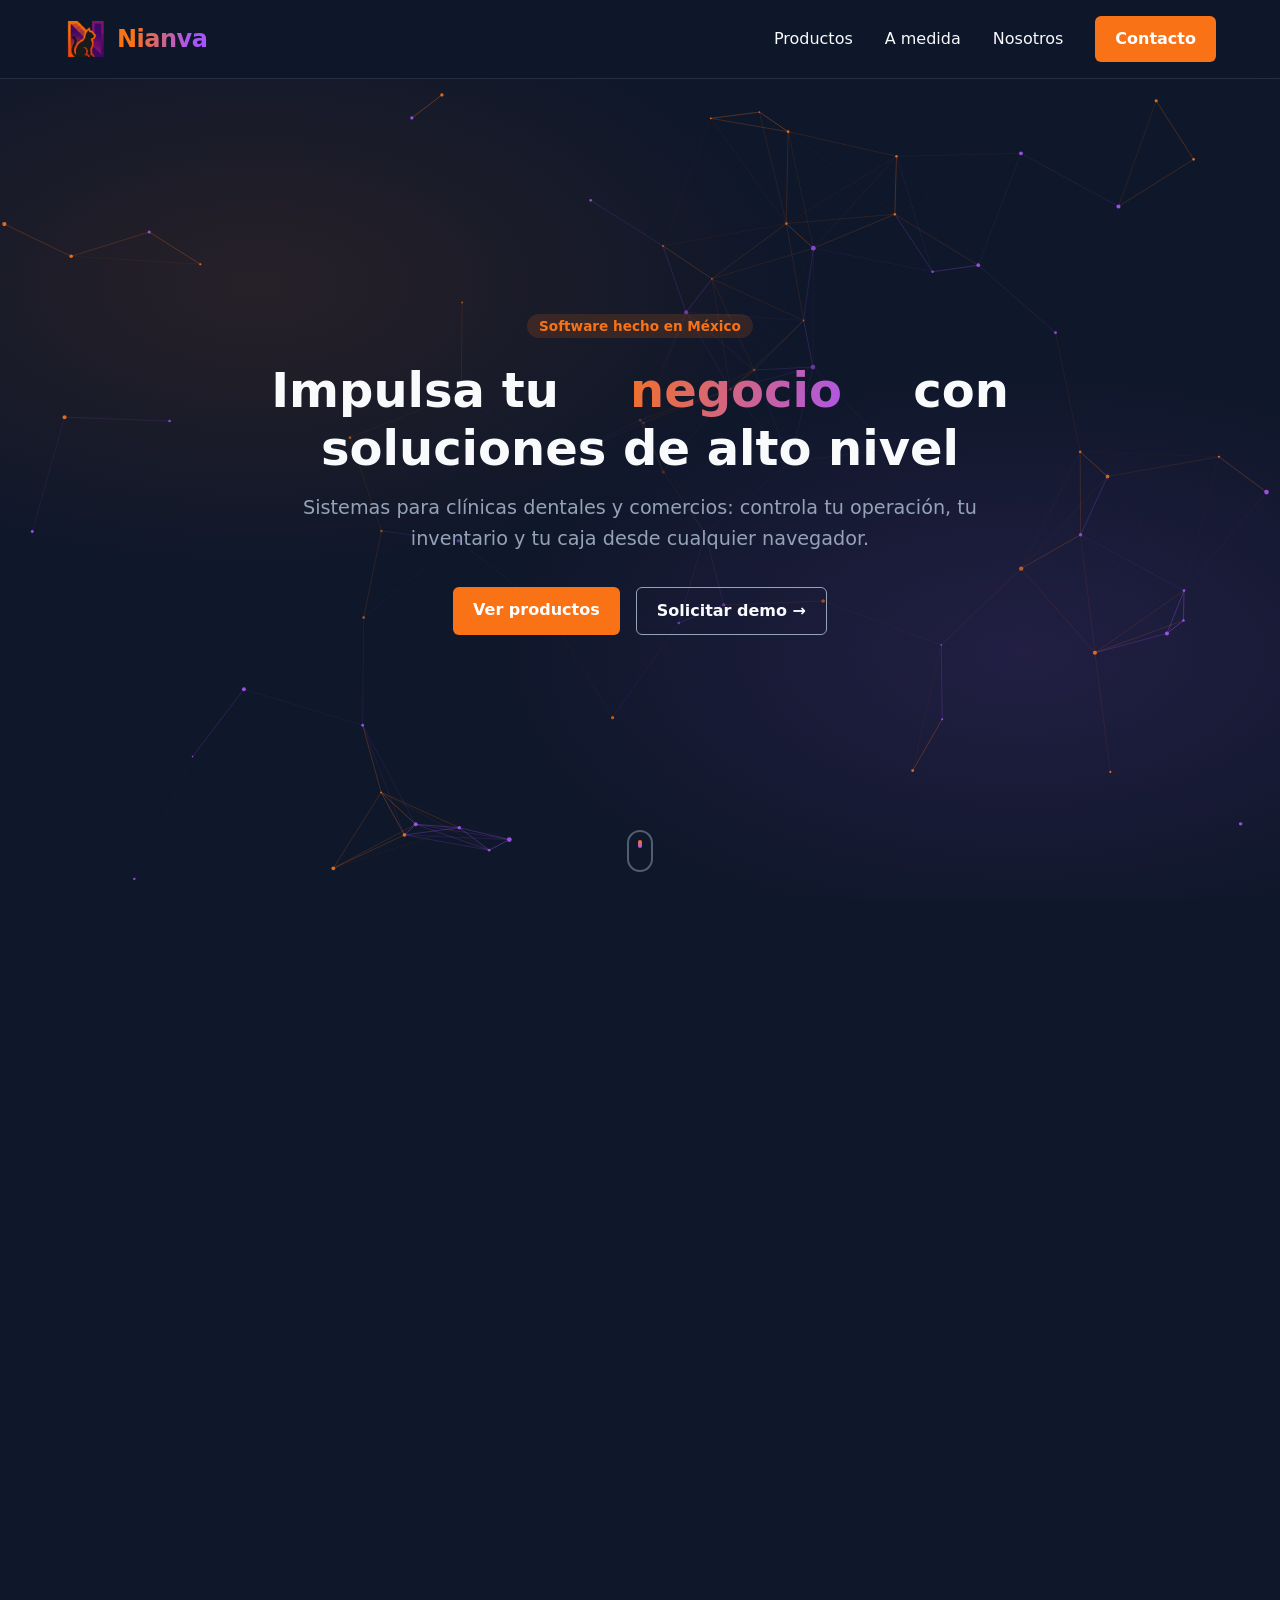
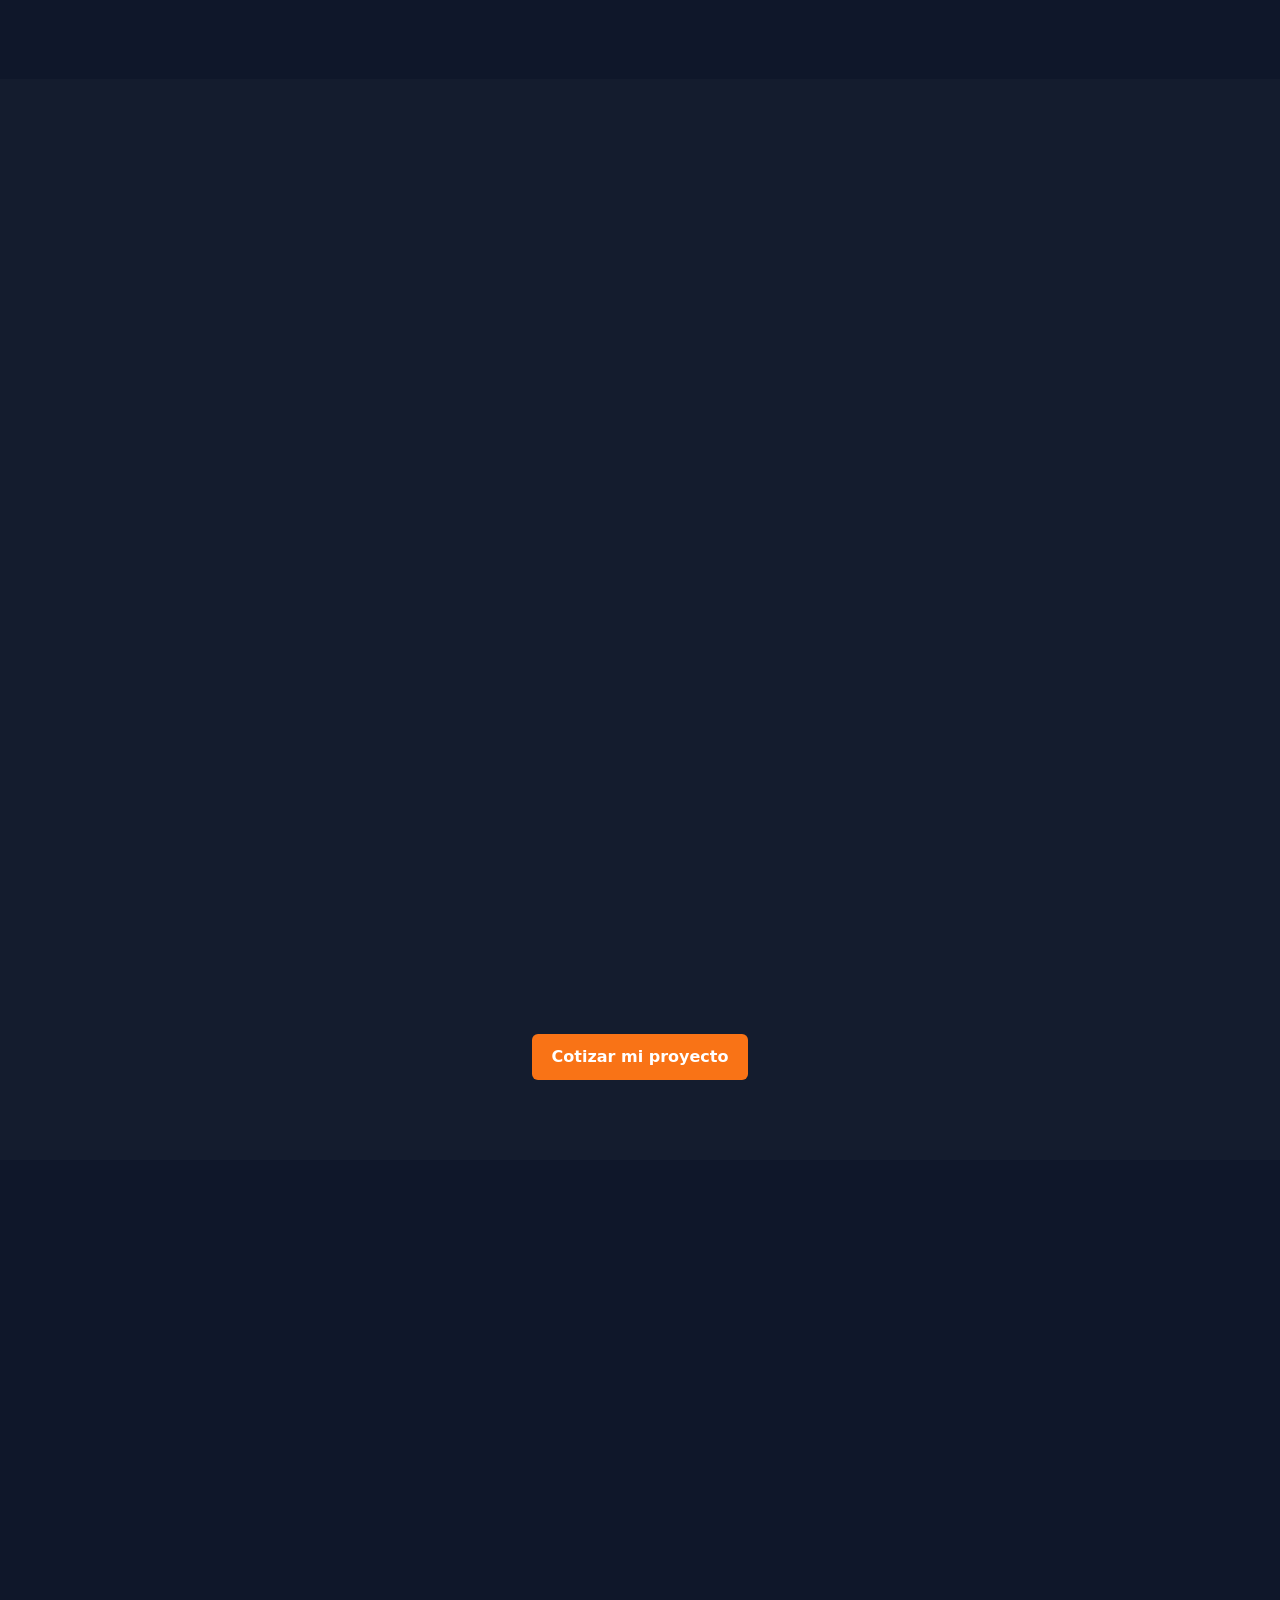
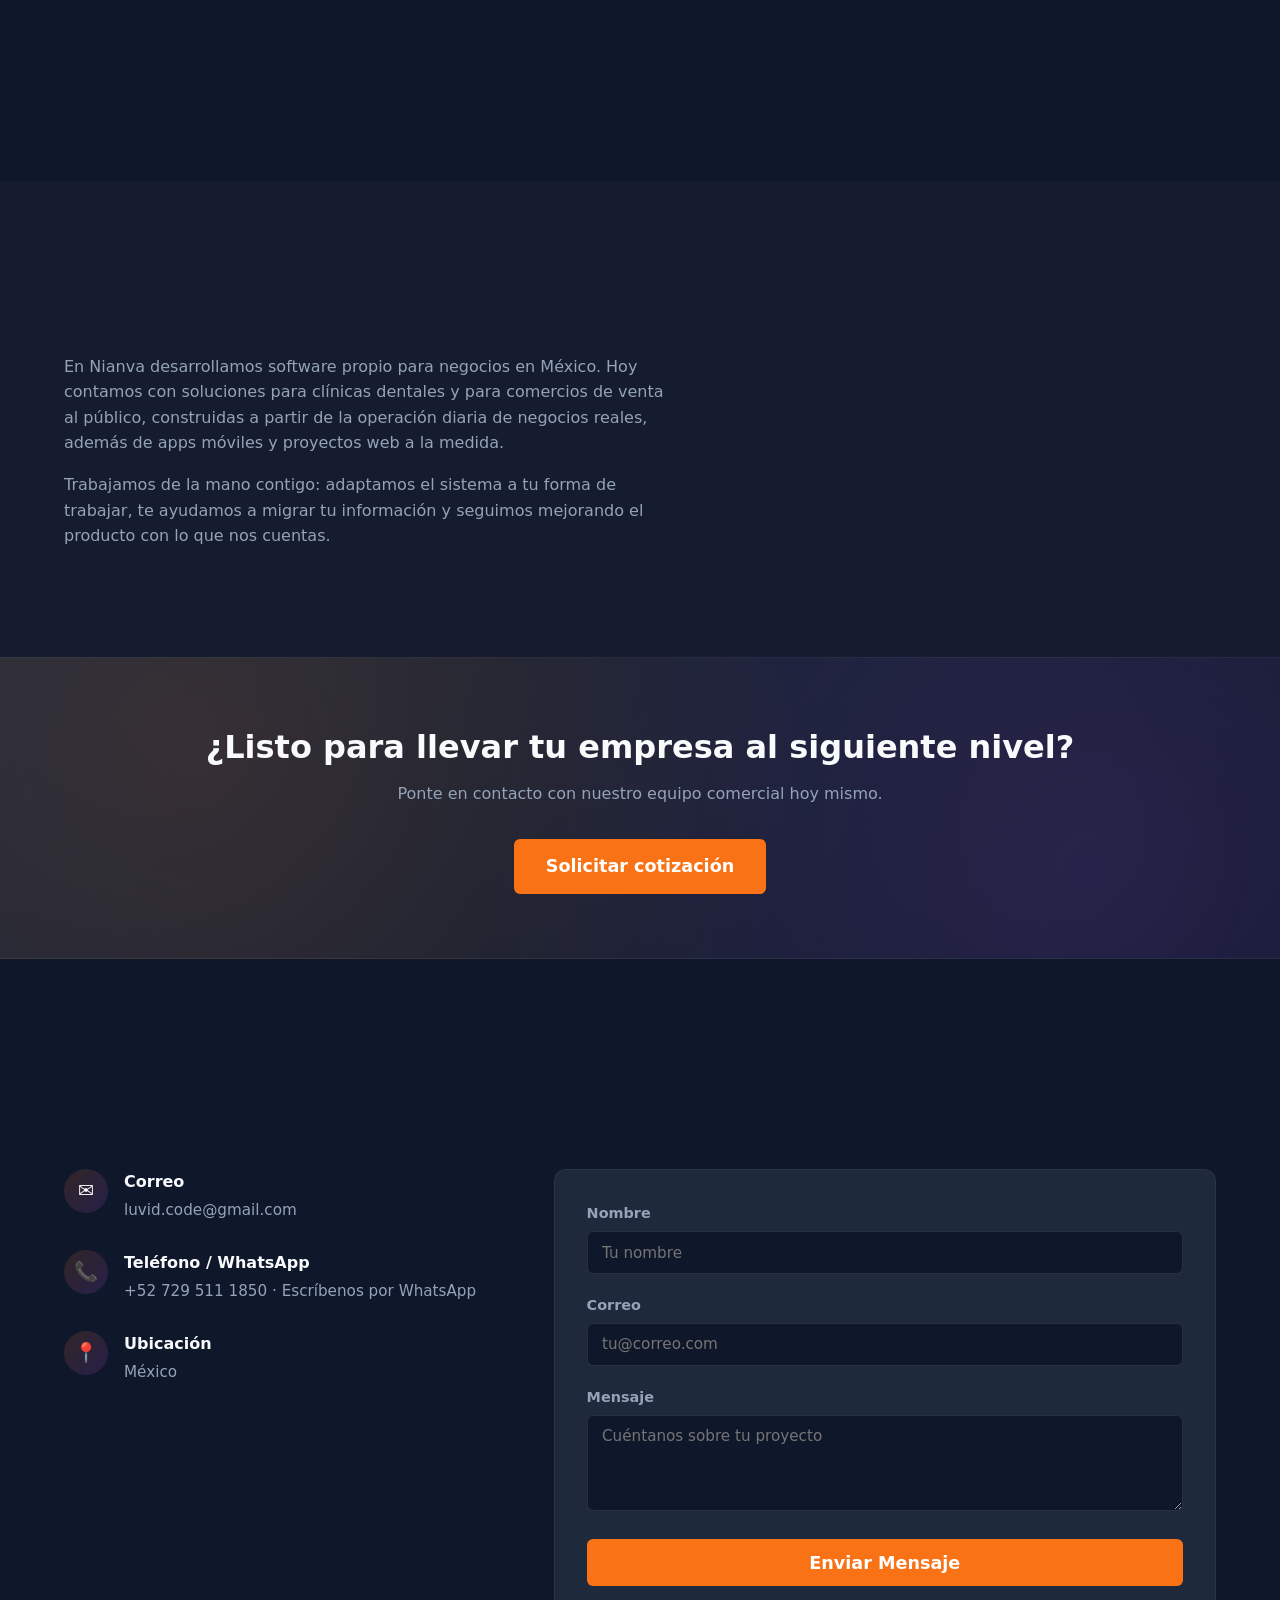
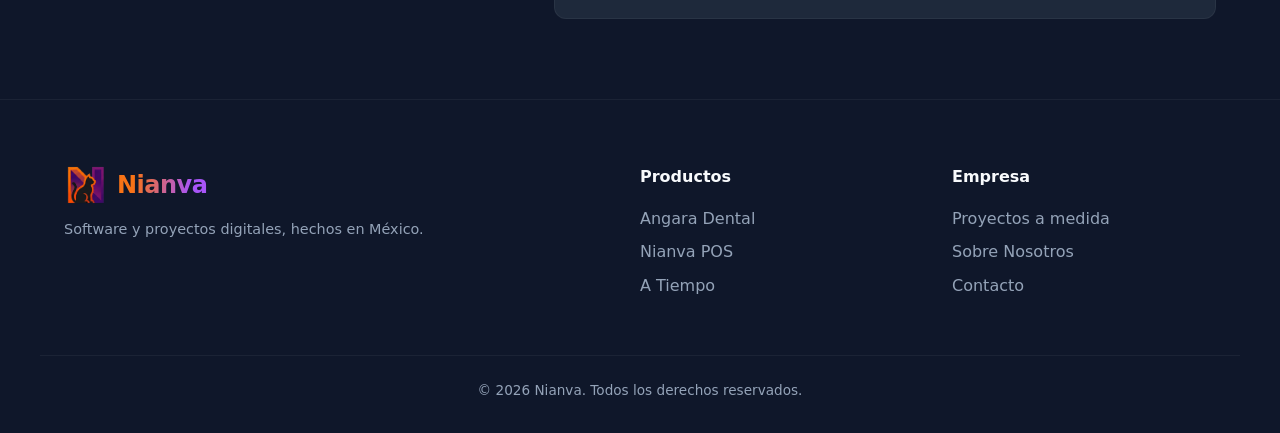
<file: index.html>
<!DOCTYPE html>
<html lang="es">
<head>
  <meta charset="UTF-8">
  <meta name="viewport" content="width=device-width, initial-scale=1.0">
  <title>Nianva | Software para clínicas y comercios</title>
  <meta name="description" content="Nianva desarrolla software para negocios en México: Angara Dental para clínicas dentales y Nianva POS, punto de venta adaptable a tu giro.">
  <link rel="icon" href="assets/Logo_N_SF.webp" type="image/webp">
  <link rel="stylesheet" href="styles.css">
  <!-- Marca que hay JS antes del primer pintado, para que las animaciones de aparición no parpadeen -->
  <script>document.documentElement.classList.add('js');</script>
</head>
<body>

  <!-- Navegación estilo Cloudflare/Adobe -->
  <header class="navbar">
    <div class="container nav-container">
      <a href="#" class="brand" aria-label="Nianva, ir al inicio">
        <img src="assets/Logo_N_SF.webp" alt="" class="brand-logo">
        <span class="brand-name">Nianva</span>
      </a>

      <button class="nav-toggle" id="navToggle" aria-label="Abrir menú" aria-expanded="false" aria-controls="navLinks">
        <span></span><span></span><span></span>
      </button>

      <nav>
        <ul class="nav-links" id="navLinks">
          <li><a href="#productos">Productos</a></li>
          <li><a href="#a-medida">A medida</a></li>
          <li><a href="#nosotros">Nosotros</a></li>
          <li><a href="#contacto" class="btn btn-primary">Contacto</a></li>
        </ul>
      </nav>
    </div>
  </header>

  <!-- Hero Section estilo Cloudflare/Adobe -->
  <section class="hero">
    <!-- Fondo animado: red de partículas con los colores del logo (se dibuja desde script.js) -->
    <div class="hero-bg" aria-hidden="true">
      <canvas id="heroCanvas"></canvas>
    </div>

    <div class="container hero-content">
      <span class="badge reveal-load">Software hecho en México</span>
      <h1 class="reveal-load" aria-label="Impulsa tu negocio con soluciones de alto nivel">
        Impulsa tu <span class="rotator" data-words="negocio,clínica,tienda,restaurante,proyecto">negocio</span>
        con soluciones de alto nivel
      </h1>
      <p class="reveal-load">Sistemas para clínicas dentales y comercios: controla tu operación, tu inventario y tu caja
        desde cualquier navegador.</p>
      <div class="hero-actions reveal-load">
        <a href="#productos" class="btn btn-primary">Ver productos</a>
        <a href="#contacto" class="btn btn-secondary" data-cotizar data-titulo="Solicitar demo">Solicitar demo &rarr;</a>
      </div>
    </div>

    <a href="#productos" class="scroll-hint" aria-label="Ir a productos">
      <span></span>
    </a>
  </section>

  <!-- Catálogo de Productos estilo Adobe/Midu.dev Grid -->
  <section id="productos" class="products-section">
    <div class="container">
      <div class="section-title reveal">
        <h2>Nuestros Productos</h2>
        <p>Software propio, probado en negocios reales y listo para el tuyo.</p>
      </div>

      <div class="grid-products">
        <!-- Angara Dental: reemplaza .card-visual por <img> cuando tengas capturas reales -->
        <article class="card reveal">
          <div class="card-image card-visual" aria-hidden="true">&#129463;</div>
          <div class="card-body">
            <span class="card-tag">Salud dental &middot; SaaS</span>
            <h3>Angara Dental</h3>
            <p>Gestión integral para clínicas dentales: pacientes, expediente clínico con odontograma,
              agenda de citas, presupuestos, caja e inventario. En la nube o instalado en tu servidor,
              con soporte para varias clínicas.</p>
            <div class="card-actions">
              <a href="productos/angara-dental.html" class="card-link">Ver detalles &rarr;</a>
              <a href="#contacto" class="card-link-muted" data-cotizar="Angara Dental" data-titulo="Solicitar demo de Angara Dental">Solicitar demo</a>
            </div>
          </div>
        </article>

        <!-- Nianva POS -->
        <article class="card reveal">
          <div class="card-image card-visual" aria-hidden="true">&#128722;</div>
          <div class="card-body">
            <span class="card-tag">Comercio &middot; Punto de venta</span>
            <h3>Nianva POS</h3>
            <p>Punto de venta que se adapta a tu giro: ropa, calzado, juguetería, abarrotes, papelería
              y más. Caja y cortes, inventario con variantes, apartados, devoluciones, promociones,
              compras y reportes, con soporte multi-sucursal.</p>
            <div class="card-actions">
              <a href="productos/nianva-pos.html" class="card-link">Ver detalles &rarr;</a>
              <a href="#contacto" class="card-link-muted" data-cotizar="Nianva POS" data-titulo="Solicitar demo de Nianva POS">Solicitar demo</a>
            </div>
          </div>
        </article>

        <!-- A Tiempo -->
        <article class="card reveal">
          <div class="card-image card-visual" aria-hidden="true">&#9200;</div>
          <div class="card-body">
            <span class="card-tag">App Android &middot; Finanzas personales</span>
            <h3>A Tiempo</h3>
            <p>Recordatorios de pagos con alertas, control de tandas y registro de ingresos y gastos
              por mes. Gratis en Google Play, sin necesidad de crear cuenta.</p>
            <div class="card-actions">
              <a href="productos/a-tiempo.html" class="card-link">Ver detalles &rarr;</a>
              <a href="https://play.google.com/store/apps/details?id=com.luvidcode.atiempo" class="card-link-muted" target="_blank" rel="noopener">Descargar gratis</a>
            </div>
          </div>
        </article>
      </div>
    </div>
  </section>

  <!-- Proyectos a medida -->
  <section id="a-medida" class="solutions-section">
    <div class="container">
      <div class="section-title reveal">
        <h2>Proyectos a medida</h2>
        <p>¿Necesitas algo distinto? También desarrollamos proyectos digitales para tu negocio.</p>
      </div>

      <div class="grid-modules grid-services">
        <article class="solution-card module-card reveal">
          <div class="solution-icon">&#128640;</div>
          <h3>Landing pages</h3>
          <p>Una página enfocada en un producto, servicio o promoción, pensada para que tus visitantes te contacten o compren.</p>
        </article>

        <article class="solution-card module-card reveal">
          <div class="solution-icon">&#127760;</div>
          <h3>Sitios web para negocios</h3>
          <p>Tu sitio con varias secciones, adaptado a celular y listo para aparecer en Google y Google Maps.</p>
        </article>

        <article class="solution-card module-card reveal">
          <div class="solution-icon">&#127869;</div>
          <h3>Menús digitales con QR</h3>
          <p>Para restaurantes y cafeterías: actualiza platillos y precios sin reimprimir y recibe pedidos por WhatsApp.</p>
        </article>

        <article class="solution-card module-card reveal">
          <div class="solution-icon">&#128717;</div>
          <h3>Catálogos en línea</h3>
          <p>Muestra tus productos con fotos y precios y recibe los pedidos directo en tu WhatsApp.</p>
        </article>

        <article class="solution-card module-card reveal">
          <div class="solution-icon">&#128197;</div>
          <h3>Citas y reservaciones</h3>
          <p>Agenda en línea para consultorios, barberías, salones y estudios: tus clientes reservan solos, a cualquier hora.</p>
        </article>

        <article class="solution-card module-card reveal">
          <div class="solution-icon">&#128140;</div>
          <h3>Invitaciones digitales</h3>
          <p>Para bodas, XV años y eventos: con mapa, cuenta regresiva y confirmación de asistencia.</p>
        </article>

        <article class="solution-card module-card reveal">
          <div class="solution-icon">&#128241;</div>
          <h3>Apps móviles</h3>
          <p>Aplicaciones Android publicadas en Google Play, como nuestra app A Tiempo.</p>
        </article>

        <article class="solution-card module-card reveal">
          <div class="solution-icon">&#128736;</div>
          <h3>Sistemas a la medida</h3>
          <p>Software administrativo para tu operación (inventarios, cobranza, procesos internos) sobre la misma base de nuestros productos.</p>
        </article>
      </div>

      <div class="section-cta">
        <a href="#contacto" class="btn btn-primary" data-cotizar="Proyecto a medida" data-titulo="Cotizar proyecto a medida">Cotizar mi proyecto</a>
      </div>
    </div>
  </section>

  <!-- Cómo trabajamos -->
  <section id="soluciones" class="about-section">
    <div class="container">
      <div class="section-title reveal">
        <h2>Cómo trabajamos</h2>
        <p>Te acompañamos antes, durante y después de implementar tu sistema.</p>
      </div>

      <div class="grid-solutions">
        <article class="solution-card reveal">
          <div class="solution-icon">&#9889;</div>
          <h3>Consultoría Estratégica</h3>
          <p>Analizamos tu operación y te ayudamos a definir el camino más eficiente hacia tus objetivos.</p>
        </article>

        <article class="solution-card reveal">
          <div class="solution-icon">&#128736;</div>
          <h3>Integración de Sistemas</h3>
          <p>Conectamos tus herramientas y procesos en una sola plataforma simple de administrar.</p>
        </article>

        <article class="solution-card reveal">
          <div class="solution-icon">&#128737;</div>
          <h3>Soporte y Capacitación</h3>
          <p>Te acompañamos en la puesta en marcha y capacitamos a tu equipo para sacarle provecho desde el primer día.</p>
        </article>

        <article class="solution-card reveal">
          <div class="solution-icon">&#128200;</div>
          <h3>Optimización de Procesos</h3>
          <p>Reducimos costos y tiempos operativos con procesos medibles y mejora continua.</p>
        </article>
      </div>
    </div>
  </section>

  <!-- Nosotros estilo Adobe (texto + estadísticas) -->
  <section id="nosotros" class="about-section alt-bg">
    <div class="container about-grid">
      <div class="about-text">
        <div class="section-title about-title reveal">
          <h2>Sobre Nianva</h2>
        </div>
        <p>
          En Nianva desarrollamos software propio para negocios en México. Hoy contamos con
          soluciones para clínicas dentales y para comercios de venta al público, construidas a
          partir de la operación diaria de negocios reales, además de apps móviles y proyectos
          web a la medida.
        </p>
        <p>
          Trabajamos de la mano contigo: adaptamos el sistema a tu forma de trabajar, te ayudamos
          a migrar tu información y seguimos mejorando el producto con lo que nos cuentas.
        </p>
      </div>

      <div class="about-stats">
        <div class="stat-card reveal">
          <span class="stat-number">Nube o local</span>
          <span class="stat-label">Úsalo en línea o instalado en tu servidor</span>
        </div>
        <div class="stat-card reveal">
          <span class="stat-number">Multi-sucursal</span>
          <span class="stat-label">Crece sin cambiar de sistema</span>
        </div>
        <div class="stat-card reveal">
          <span class="stat-number">Hecho en México</span>
          <span class="stat-label">Pensado para negocios locales</span>
        </div>
        <div class="stat-card reveal">
          <span class="stat-number">Soporte directo</span>
          <span class="stat-label">Hablas con quien desarrolla el sistema</span>
        </div>
      </div>
    </div>
  </section>

  <!-- Banner CTA estilo Cloudflare -->
  <section class="cta-banner">
    <div class="container cta-content">
      <h2>¿Listo para llevar tu empresa al siguiente nivel?</h2>
      <p>Ponte en contacto con nuestro equipo comercial hoy mismo.</p>
      <a href="#contacto" class="btn btn-primary btn-large" data-cotizar>Solicitar cotización</a>
    </div>
  </section>

  <!-- Contacto -->
  <section id="contacto" class="contact-section">
    <div class="container">
      <div class="section-title reveal">
        <h2>Hablemos</h2>
        <p>Escríbenos y te responderemos a la brevedad.</p>
      </div>

      <div class="contact-grid">
        <div class="contact-info">
          <div class="contact-item">
            <span class="contact-icon">&#9993;</span>
            <div>
              <h4>Correo</h4>
              <p><a href="mailto:luvid.code@gmail.com">luvid.code@gmail.com</a></p>
            </div>
          </div>
          <div class="contact-item">
            <span class="contact-icon">&#128222;</span>
            <div>
              <h4>Teléfono / WhatsApp</h4>
              <p>
                <a href="tel:+527295111850">+52 729 511 1850</a> &middot;
                <a href="https://wa.me/527295111850" target="_blank" rel="noopener">Escríbenos por WhatsApp</a>
              </p>
            </div>
          </div>
          <div class="contact-item">
            <span class="contact-icon">&#128205;</span>
            <div>
              <h4>Ubicación</h4>
              <p>México</p>
            </div>
          </div>
        </div>

        <form class="contact-form" id="contactForm" novalidate>
          <div class="form-group">
            <label for="name">Nombre</label>
            <input type="text" id="name" name="name" placeholder="Tu nombre" required>
          </div>
          <div class="form-group">
            <label for="email">Correo</label>
            <input type="email" id="email" name="email" placeholder="tu@correo.com" required>
          </div>
          <div class="form-group">
            <label for="message">Mensaje</label>
            <textarea id="message" name="message" rows="4" placeholder="Cuéntanos sobre tu proyecto" required></textarea>
          </div>
          <button type="submit" class="btn btn-primary btn-large form-submit">Enviar Mensaje</button>
          <p class="form-success" id="formSuccess">¡Gracias! Tu mensaje fue recibido, te contactaremos pronto.</p>
        </form>
      </div>
    </div>
  </section>

  <!-- Footer estilo Adobe -->
  <footer class="footer">
    <div class="container footer-grid">
      <div class="footer-col">
        <a href="#" class="brand" aria-label="Nianva, ir al inicio">
          <img src="assets/Logo_N_SF.webp" alt="" class="brand-logo">
          <span class="brand-name">Nianva</span>
        </a>
        <p>Software y proyectos digitales, hechos en México.</p>
      </div>
      <div class="footer-col">
        <h4>Productos</h4>
        <ul>
          <li><a href="productos/angara-dental.html">Angara Dental</a></li>
          <li><a href="productos/nianva-pos.html">Nianva POS</a></li>
          <li><a href="productos/a-tiempo.html">A Tiempo</a></li>
        </ul>
      </div>
      <div class="footer-col">
        <h4>Empresa</h4>
        <ul>
          <li><a href="#a-medida">Proyectos a medida</a></li>
          <li><a href="#nosotros">Sobre Nosotros</a></li>
          <li><a href="#contacto">Contacto</a></li>
        </ul>
      </div>
    </div>
    <div class="container footer-bottom">
      <p>&copy; <span id="anio"></span> Nianva. Todos los derechos reservados.</p>
    </div>
  </footer>

  <script src="script.js"></script>
</body>
</html>
</file>
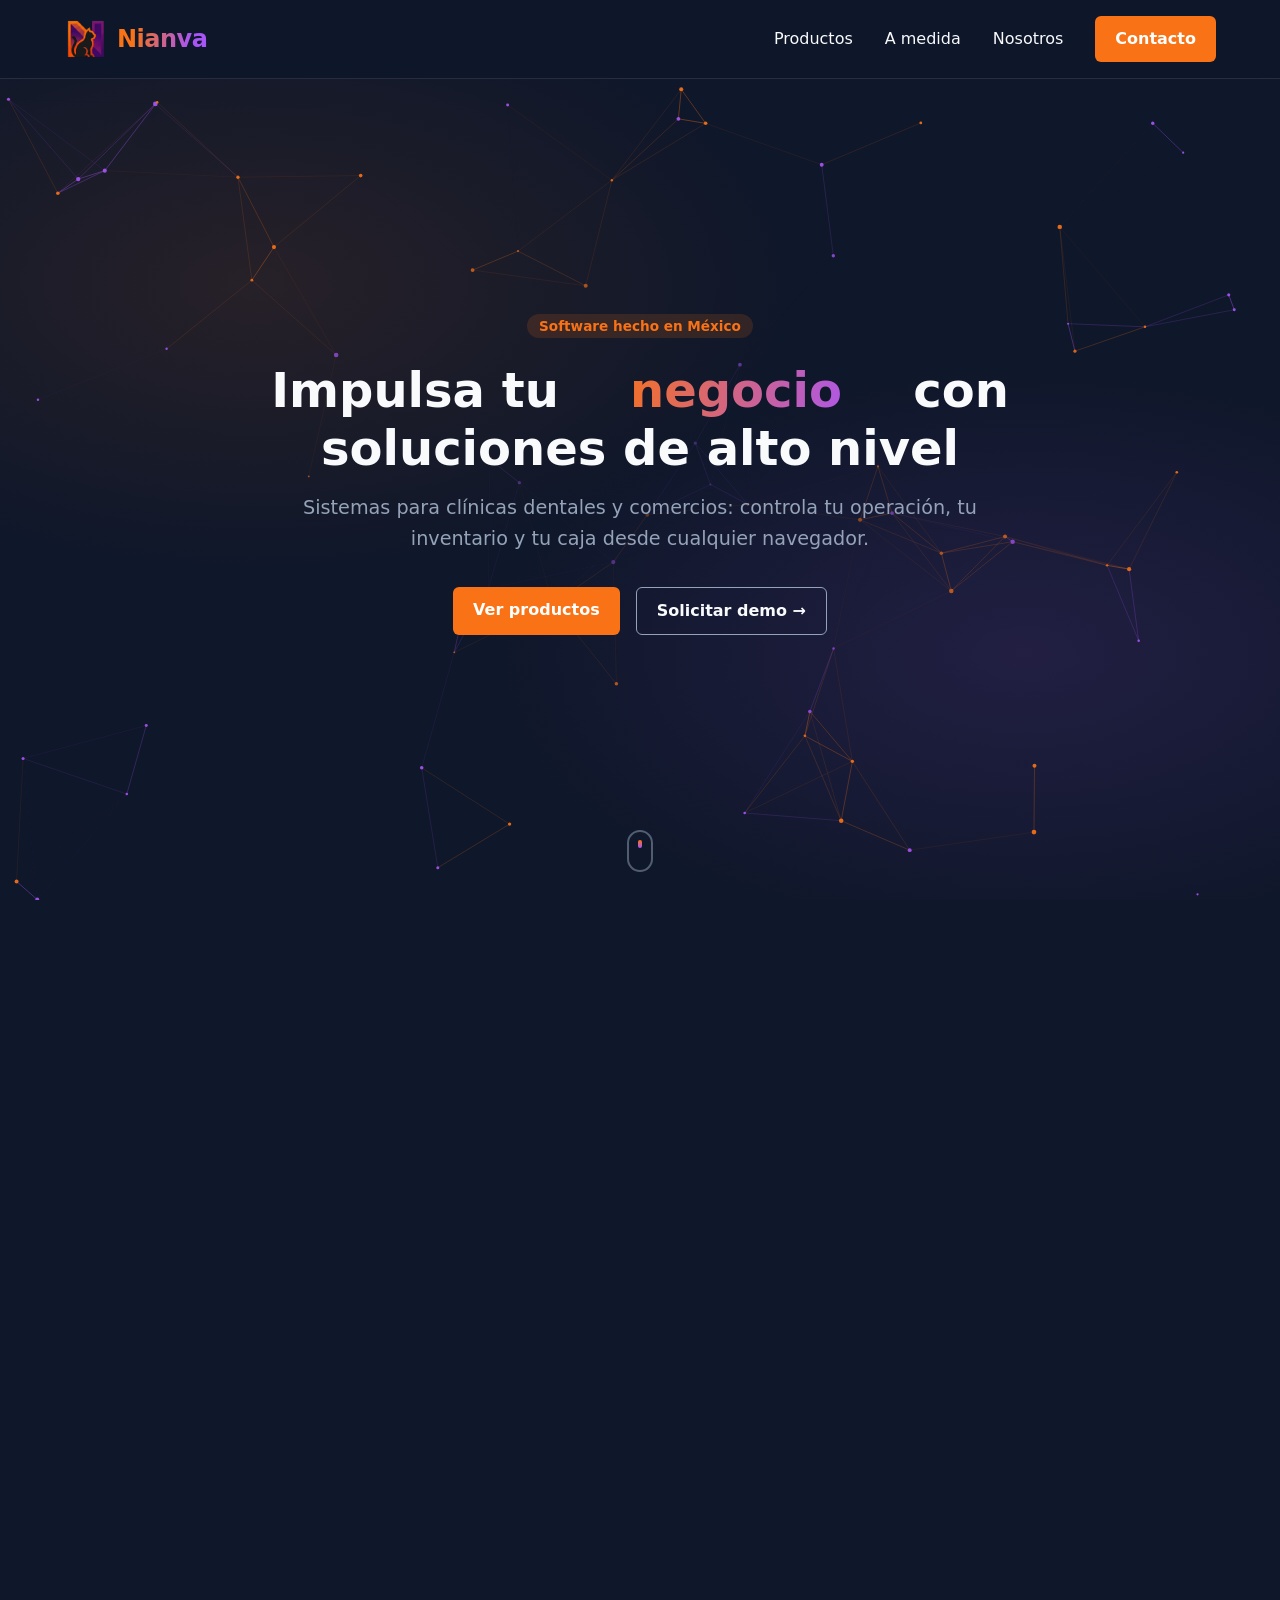
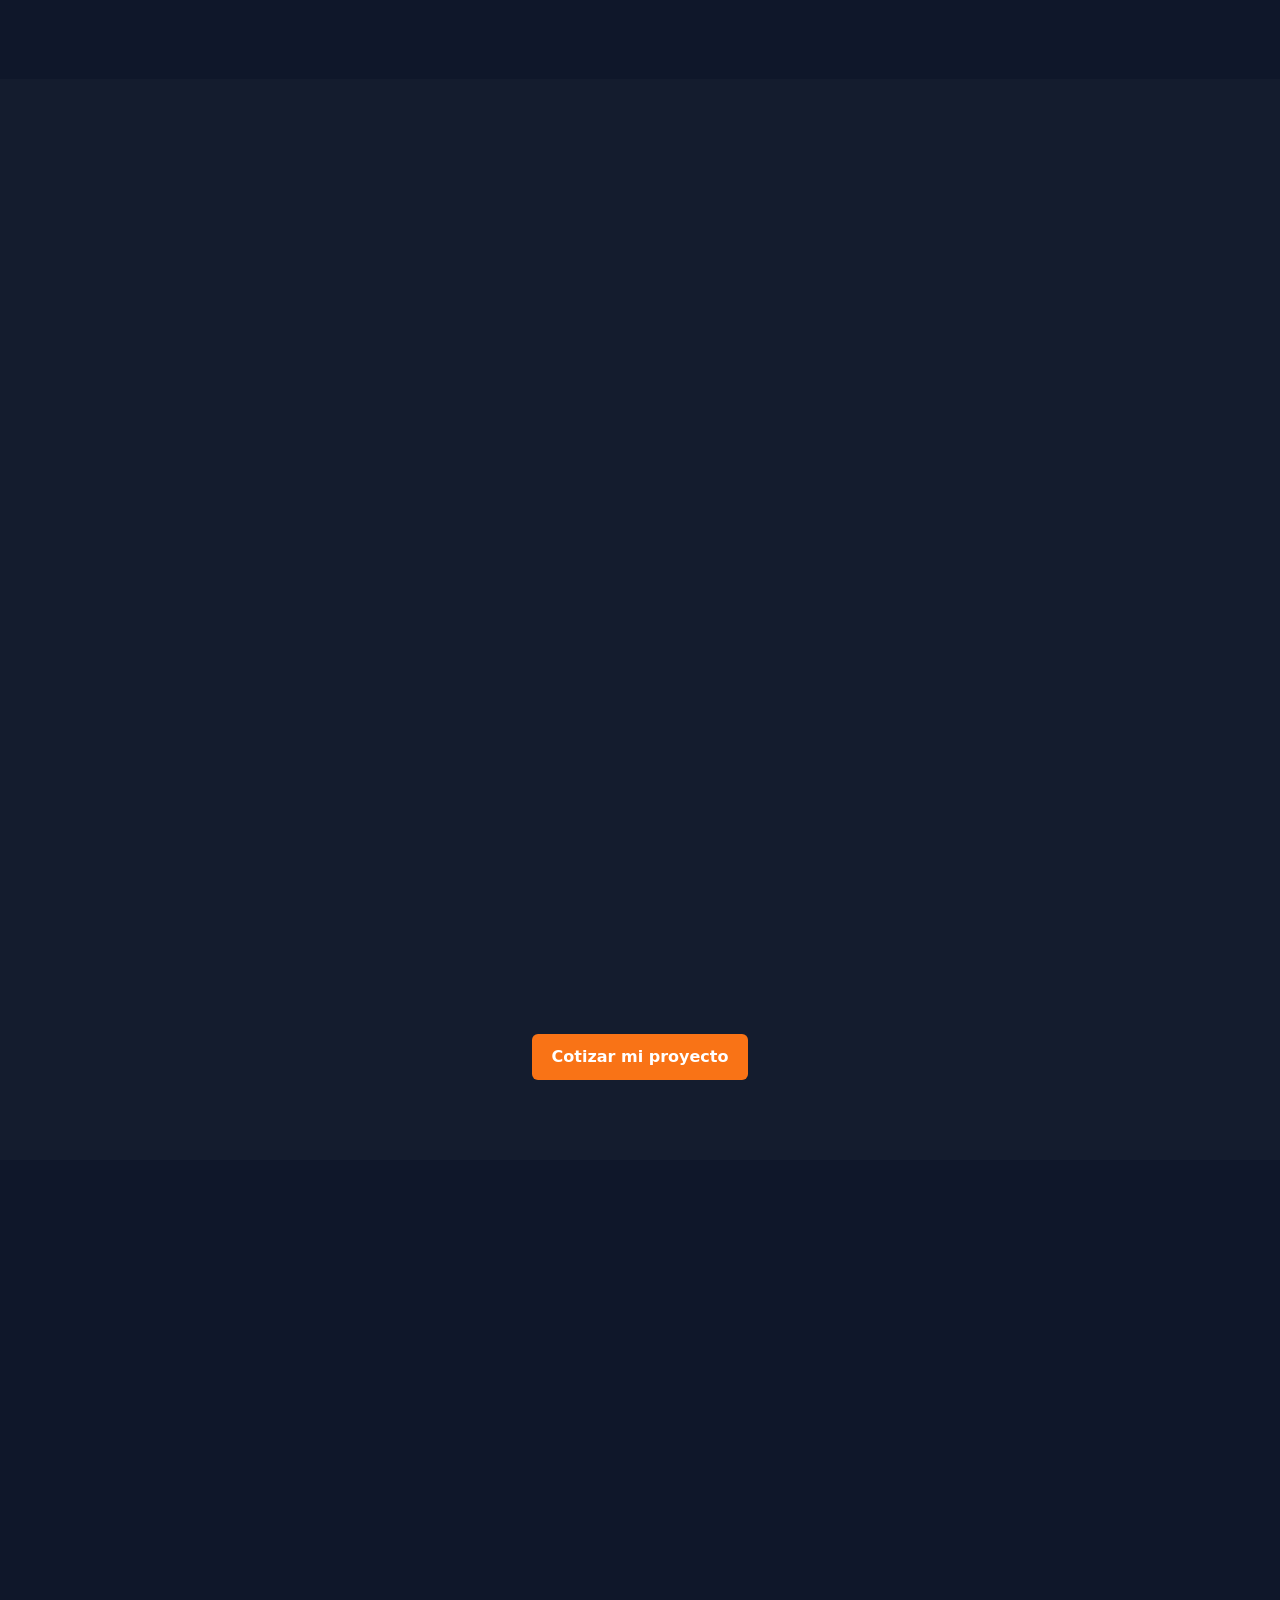
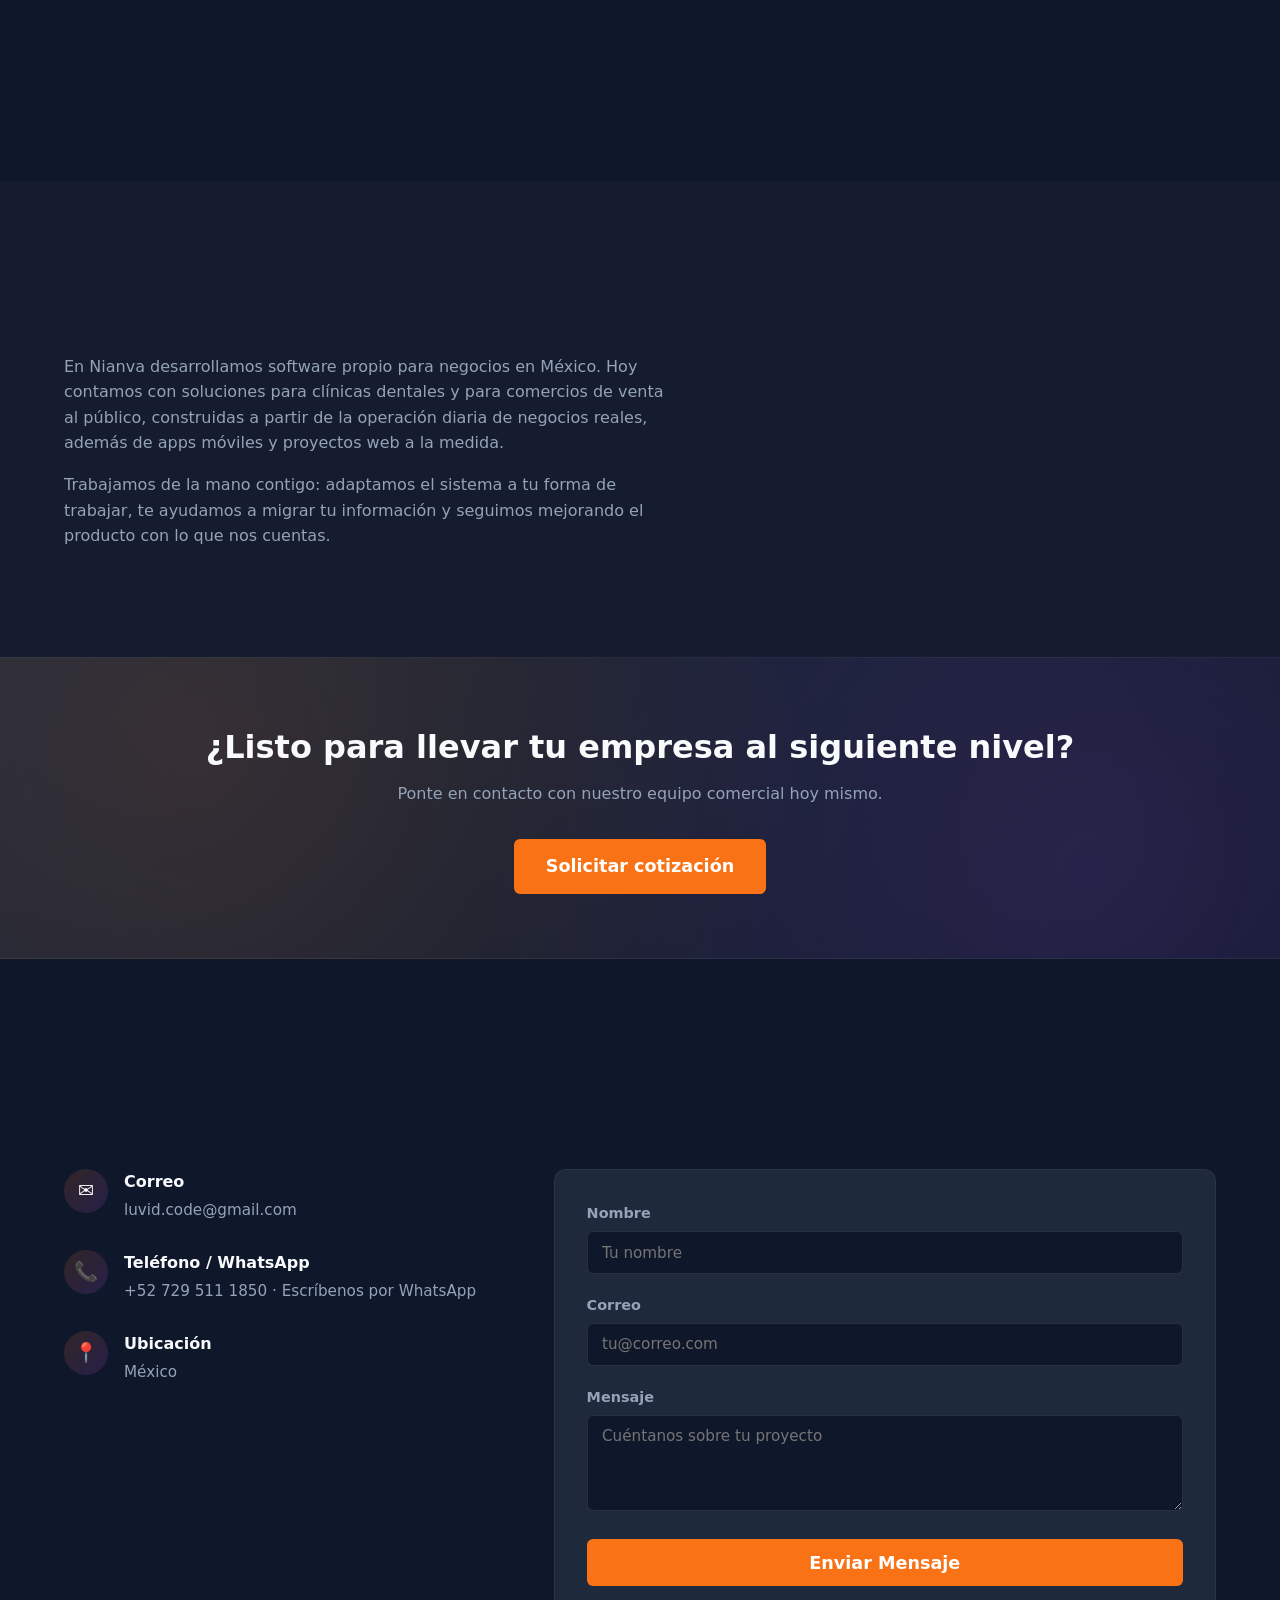
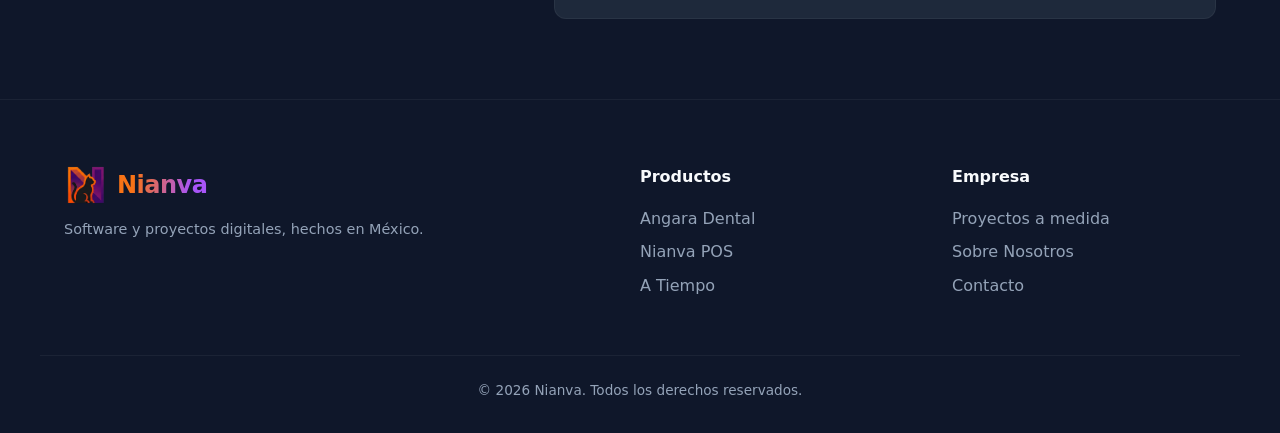
<file: public/index.html>
<!DOCTYPE html>
<html lang="es">
<head>
  <meta charset="UTF-8">
  <meta name="viewport" content="width=device-width, initial-scale=1.0">
  <title>Nianva | Software para clínicas y comercios</title>
  <meta name="description" content="Nianva desarrolla software para negocios en México: Angara Dental para clínicas dentales y Nianva POS, punto de venta adaptable a tu giro.">
  <link rel="icon" href="assets/Logo_N_SF.webp" type="image/webp">
  <link rel="stylesheet" href="styles.css">
  <!-- Marca que hay JS antes del primer pintado, para que las animaciones de aparición no parpadeen -->
  <script>document.documentElement.classList.add('js');</script>
</head>
<body>

  <!-- Navegación estilo Cloudflare/Adobe -->
  <header class="navbar">
    <div class="container nav-container">
      <a href="#" class="brand" aria-label="Nianva, ir al inicio">
        <img src="assets/Logo_N_SF.webp" alt="" class="brand-logo">
        <span class="brand-name">Nianva</span>
      </a>

      <button class="nav-toggle" id="navToggle" aria-label="Abrir menú" aria-expanded="false" aria-controls="navLinks">
        <span></span><span></span><span></span>
      </button>

      <nav>
        <ul class="nav-links" id="navLinks">
          <li><a href="#productos">Productos</a></li>
          <li><a href="#a-medida">A medida</a></li>
          <li><a href="#nosotros">Nosotros</a></li>
          <li><a href="#contacto" class="btn btn-primary">Contacto</a></li>
        </ul>
      </nav>
    </div>
  </header>

  <!-- Hero Section estilo Cloudflare/Adobe -->
  <section class="hero">
    <!-- Fondo animado: red de partículas con los colores del logo (se dibuja desde script.js) -->
    <div class="hero-bg" aria-hidden="true">
      <canvas id="heroCanvas"></canvas>
    </div>

    <div class="container hero-content">
      <span class="badge reveal-load">Software hecho en México</span>
      <h1 class="reveal-load" aria-label="Impulsa tu negocio con soluciones de alto nivel">
        Impulsa tu <span class="rotator" data-words="negocio,clínica,tienda,restaurante,proyecto">negocio</span>
        con soluciones de alto nivel
      </h1>
      <p class="reveal-load">Sistemas para clínicas dentales y comercios: controla tu operación, tu inventario y tu caja
        desde cualquier navegador.</p>
      <div class="hero-actions reveal-load">
        <a href="#productos" class="btn btn-primary">Ver productos</a>
        <a href="#contacto" class="btn btn-secondary" data-cotizar data-titulo="Solicitar demo">Solicitar demo &rarr;</a>
      </div>
    </div>

    <a href="#productos" class="scroll-hint" aria-label="Ir a productos">
      <span></span>
    </a>
  </section>

  <!-- Catálogo de Productos estilo Adobe/Midu.dev Grid -->
  <section id="productos" class="products-section">
    <div class="container">
      <div class="section-title reveal">
        <h2>Nuestros Productos</h2>
        <p>Software propio, probado en negocios reales y listo para el tuyo.</p>
      </div>

      <div class="grid-products">
        <!-- Angara Dental: reemplaza .card-visual por <img> cuando tengas capturas reales -->
        <article class="card reveal">
          <div class="card-image card-visual" aria-hidden="true">&#129463;</div>
          <div class="card-body">
            <span class="card-tag">Salud dental &middot; SaaS</span>
            <h3>Angara Dental</h3>
            <p>Gestión integral para clínicas dentales: pacientes, expediente clínico con odontograma,
              agenda de citas, presupuestos, caja e inventario. En la nube o instalado en tu servidor,
              con soporte para varias clínicas.</p>
            <div class="card-actions">
              <a href="productos/angara-dental.html" class="card-link">Ver detalles &rarr;</a>
              <a href="#contacto" class="card-link-muted" data-cotizar="Angara Dental" data-titulo="Solicitar demo de Angara Dental">Solicitar demo</a>
            </div>
          </div>
        </article>

        <!-- Nianva POS -->
        <article class="card reveal">
          <div class="card-image card-photo">
            <img src="assets/nianva-pos-ropa/05_bakground_tienda.webp" width="2752" height="1536" loading="lazy"
                 alt="Mostrador de una tienda de ropa con Nianva POS en pantalla, lector de código de barras, terminal de pago e impresora de tickets">
          </div>
          <div class="card-body">
            <span class="card-tag">Comercio &middot; Punto de venta</span>
            <h3>Nianva POS</h3>
            <p>Punto de venta que se adapta a tu giro: ropa, calzado, juguetería, abarrotes, papelería
              y más. Caja y cortes, inventario con variantes, apartados, devoluciones, promociones,
              compras y reportes, con soporte multi-sucursal.</p>
            <div class="card-actions">
              <a href="productos/nianva-pos-ropa.html" class="card-link">Ver detalles &rarr;</a>
              <a href="#contacto" class="card-link-muted" data-cotizar="Nianva POS" data-titulo="Solicitar demo de Nianva POS">Solicitar demo</a>
            </div>
          </div>
        </article>

        <!-- A Tiempo -->
        <article class="card reveal">
          <div class="card-image card-visual" aria-hidden="true">&#9200;</div>
          <div class="card-body">
            <span class="card-tag">App Android &middot; Finanzas personales</span>
            <h3>A Tiempo</h3>
            <p>Recordatorios de pagos con alertas, control de tandas y registro de ingresos y gastos
              por mes. Gratis en Google Play, sin necesidad de crear cuenta.</p>
            <div class="card-actions">
              <a href="productos/a-tiempo.html" class="card-link">Ver detalles &rarr;</a>
              <a href="https://play.google.com/store/apps/details?id=com.luvidcode.atiempo" class="card-link-muted" target="_blank" rel="noopener">Descargar gratis</a>
            </div>
          </div>
        </article>
      </div>
    </div>
  </section>

  <!-- Proyectos a medida -->
  <section id="a-medida" class="solutions-section">
    <div class="container">
      <div class="section-title reveal">
        <h2>Proyectos a medida</h2>
        <p>¿Necesitas algo distinto? También desarrollamos proyectos digitales para tu negocio.</p>
      </div>

      <div class="grid-modules grid-services">
        <article class="solution-card module-card reveal">
          <div class="solution-icon">&#128640;</div>
          <h3>Landing pages</h3>
          <p>Una página enfocada en un producto, servicio o promoción, pensada para que tus visitantes te contacten o compren.</p>
        </article>

        <article class="solution-card module-card reveal">
          <div class="solution-icon">&#127760;</div>
          <h3>Sitios web para negocios</h3>
          <p>Tu sitio con varias secciones, adaptado a celular y listo para aparecer en Google y Google Maps.</p>
        </article>

        <article class="solution-card module-card reveal">
          <div class="solution-icon">&#127869;</div>
          <h3>Menús digitales con QR</h3>
          <p>Para restaurantes y cafeterías: actualiza platillos y precios sin reimprimir y recibe pedidos por WhatsApp.</p>
        </article>

        <article class="solution-card module-card reveal">
          <div class="solution-icon">&#128717;</div>
          <h3>Catálogos en línea</h3>
          <p>Muestra tus productos con fotos y precios y recibe los pedidos directo en tu WhatsApp.</p>
        </article>

        <article class="solution-card module-card reveal">
          <div class="solution-icon">&#128197;</div>
          <h3>Citas y reservaciones</h3>
          <p>Agenda en línea para consultorios, barberías, salones y estudios: tus clientes reservan solos, a cualquier hora.</p>
        </article>

        <article class="solution-card module-card reveal">
          <div class="solution-icon">&#128140;</div>
          <h3>Invitaciones digitales</h3>
          <p>Para bodas, XV años y eventos: con mapa, cuenta regresiva y confirmación de asistencia.</p>
        </article>

        <article class="solution-card module-card reveal">
          <div class="solution-icon">&#128241;</div>
          <h3>Apps móviles</h3>
          <p>Aplicaciones Android publicadas en Google Play, como nuestra app A Tiempo.</p>
        </article>

        <article class="solution-card module-card reveal">
          <div class="solution-icon">&#128736;</div>
          <h3>Sistemas a la medida</h3>
          <p>Software administrativo para tu operación (inventarios, cobranza, procesos internos) sobre la misma base de nuestros productos.</p>
        </article>
      </div>

      <div class="section-cta">
        <a href="#contacto" class="btn btn-primary" data-cotizar="Proyecto a medida" data-titulo="Cotizar proyecto a medida">Cotizar mi proyecto</a>
      </div>
    </div>
  </section>

  <!-- Cómo trabajamos -->
  <section id="soluciones" class="about-section">
    <div class="container">
      <div class="section-title reveal">
        <h2>Cómo trabajamos</h2>
        <p>Te acompañamos antes, durante y después de implementar tu sistema.</p>
      </div>

      <div class="grid-solutions">
        <article class="solution-card reveal">
          <div class="solution-icon">&#9889;</div>
          <h3>Consultoría Estratégica</h3>
          <p>Analizamos tu operación y te ayudamos a definir el camino más eficiente hacia tus objetivos.</p>
        </article>

        <article class="solution-card reveal">
          <div class="solution-icon">&#128736;</div>
          <h3>Integración de Sistemas</h3>
          <p>Conectamos tus herramientas y procesos en una sola plataforma simple de administrar.</p>
        </article>

        <article class="solution-card reveal">
          <div class="solution-icon">&#128737;</div>
          <h3>Soporte y Capacitación</h3>
          <p>Te acompañamos en la puesta en marcha y capacitamos a tu equipo para sacarle provecho desde el primer día.</p>
        </article>

        <article class="solution-card reveal">
          <div class="solution-icon">&#128200;</div>
          <h3>Optimización de Procesos</h3>
          <p>Reducimos costos y tiempos operativos con procesos medibles y mejora continua.</p>
        </article>
      </div>
    </div>
  </section>

  <!-- Nosotros estilo Adobe (texto + estadísticas) -->
  <section id="nosotros" class="about-section alt-bg">
    <div class="container about-grid">
      <div class="about-text">
        <div class="section-title about-title reveal">
          <h2>Sobre Nianva</h2>
        </div>
        <p>
          En Nianva desarrollamos software propio para negocios en México. Hoy contamos con
          soluciones para clínicas dentales y para comercios de venta al público, construidas a
          partir de la operación diaria de negocios reales, además de apps móviles y proyectos
          web a la medida.
        </p>
        <p>
          Trabajamos de la mano contigo: adaptamos el sistema a tu forma de trabajar, te ayudamos
          a migrar tu información y seguimos mejorando el producto con lo que nos cuentas.
        </p>
      </div>

      <div class="about-stats">
        <div class="stat-card reveal">
          <span class="stat-number">Nube o local</span>
          <span class="stat-label">Úsalo en línea o instalado en tu servidor</span>
        </div>
        <div class="stat-card reveal">
          <span class="stat-number">Multi-sucursal</span>
          <span class="stat-label">Crece sin cambiar de sistema</span>
        </div>
        <div class="stat-card reveal">
          <span class="stat-number">Hecho en México</span>
          <span class="stat-label">Pensado para negocios locales</span>
        </div>
        <div class="stat-card reveal">
          <span class="stat-number">Soporte directo</span>
          <span class="stat-label">Hablas con quien desarrolla el sistema</span>
        </div>
      </div>
    </div>
  </section>

  <!-- Banner CTA estilo Cloudflare -->
  <section class="cta-banner">
    <div class="container cta-content">
      <h2>¿Listo para llevar tu empresa al siguiente nivel?</h2>
      <p>Ponte en contacto con nuestro equipo comercial hoy mismo.</p>
      <a href="#contacto" class="btn btn-primary btn-large" data-cotizar>Solicitar cotización</a>
    </div>
  </section>

  <!-- Contacto -->
  <section id="contacto" class="contact-section">
    <div class="container">
      <div class="section-title reveal">
        <h2>Hablemos</h2>
        <p>Escríbenos y te responderemos a la brevedad.</p>
      </div>

      <div class="contact-grid">
        <div class="contact-info">
          <div class="contact-item">
            <span class="contact-icon">&#9993;</span>
            <div>
              <h4>Correo</h4>
              <p><a href="mailto:luvid.code@gmail.com">luvid.code@gmail.com</a></p>
            </div>
          </div>
          <div class="contact-item">
            <span class="contact-icon">&#128222;</span>
            <div>
              <h4>Teléfono / WhatsApp</h4>
              <p>
                <a href="tel:+527295111850">+52 729 511 1850</a> &middot;
                <a href="https://wa.me/527295111850" target="_blank" rel="noopener">Escríbenos por WhatsApp</a>
              </p>
            </div>
          </div>
          <div class="contact-item">
            <span class="contact-icon">&#128205;</span>
            <div>
              <h4>Ubicación</h4>
              <p>México</p>
            </div>
          </div>
        </div>

        <form class="contact-form" id="contactForm" data-origen="contacto" novalidate>
          <div class="form-group">
            <label for="name">Nombre</label>
            <input type="text" id="name" name="nombre" placeholder="Tu nombre" autocomplete="name" maxlength="100" required>
          </div>
          <div class="form-group">
            <label for="email">Correo</label>
            <input type="email" id="email" name="correo" placeholder="tu@correo.com" autocomplete="email" maxlength="200" required>
          </div>
          <div class="form-group">
            <label for="message">Mensaje</label>
            <textarea id="message" name="mensaje" rows="4" placeholder="Cuéntanos sobre tu proyecto" maxlength="3000" required></textarea>
          </div>
          <div class="form-trampa" aria-hidden="true">
            <label for="website">No llenar este campo</label>
            <input type="text" id="website" name="website" tabindex="-1" autocomplete="off">
          </div>
          <button type="submit" class="btn btn-primary btn-large form-submit">Enviar Mensaje</button>
          <p class="form-success" id="formSuccess" role="status">¡Gracias! Tu mensaje fue recibido, te contactaremos pronto.</p>
          <p class="form-error" role="alert" hidden></p>
        </form>
      </div>
    </div>
  </section>

  <!-- Footer estilo Adobe -->
  <footer class="footer">
    <div class="container footer-grid">
      <div class="footer-col">
        <a href="#" class="brand" aria-label="Nianva, ir al inicio">
          <img src="assets/Logo_N_SF.webp" alt="" class="brand-logo">
          <span class="brand-name">Nianva</span>
        </a>
        <p>Software y proyectos digitales, hechos en México.</p>
      </div>
      <div class="footer-col">
        <h4>Productos</h4>
        <ul>
          <li><a href="productos/angara-dental.html">Angara Dental</a></li>
          <li><a href="productos/nianva-pos-ropa.html">Nianva POS</a></li>
          <li><a href="productos/a-tiempo.html">A Tiempo</a></li>
        </ul>
      </div>
      <div class="footer-col">
        <h4>Empresa</h4>
        <ul>
          <li><a href="#a-medida">Proyectos a medida</a></li>
          <li><a href="#nosotros">Sobre Nosotros</a></li>
          <li><a href="#contacto">Contacto</a></li>
        </ul>
      </div>
    </div>
    <div class="container footer-bottom">
      <p>&copy; <span id="anio"></span> Nianva. Todos los derechos reservados.</p>
    </div>
  </footer>

  <script src="script.js"></script>
</body>
</html>
</file>
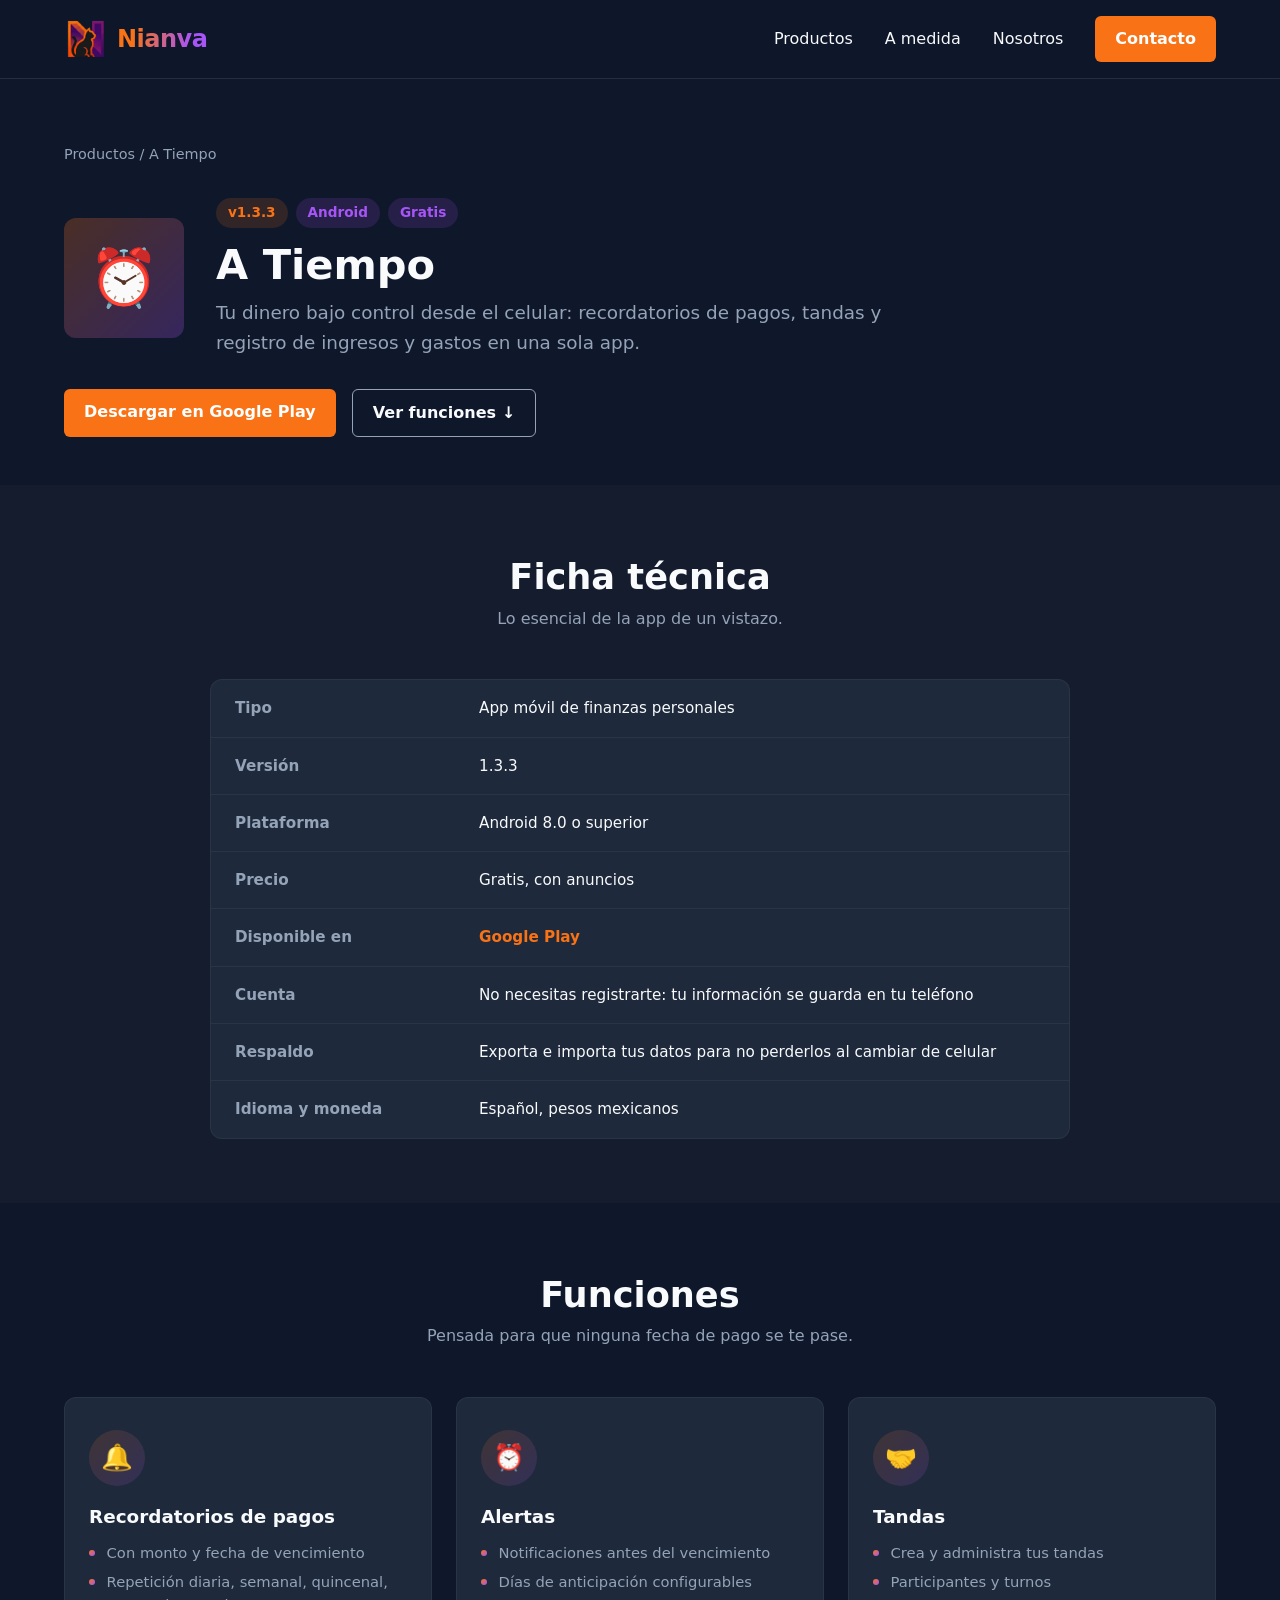
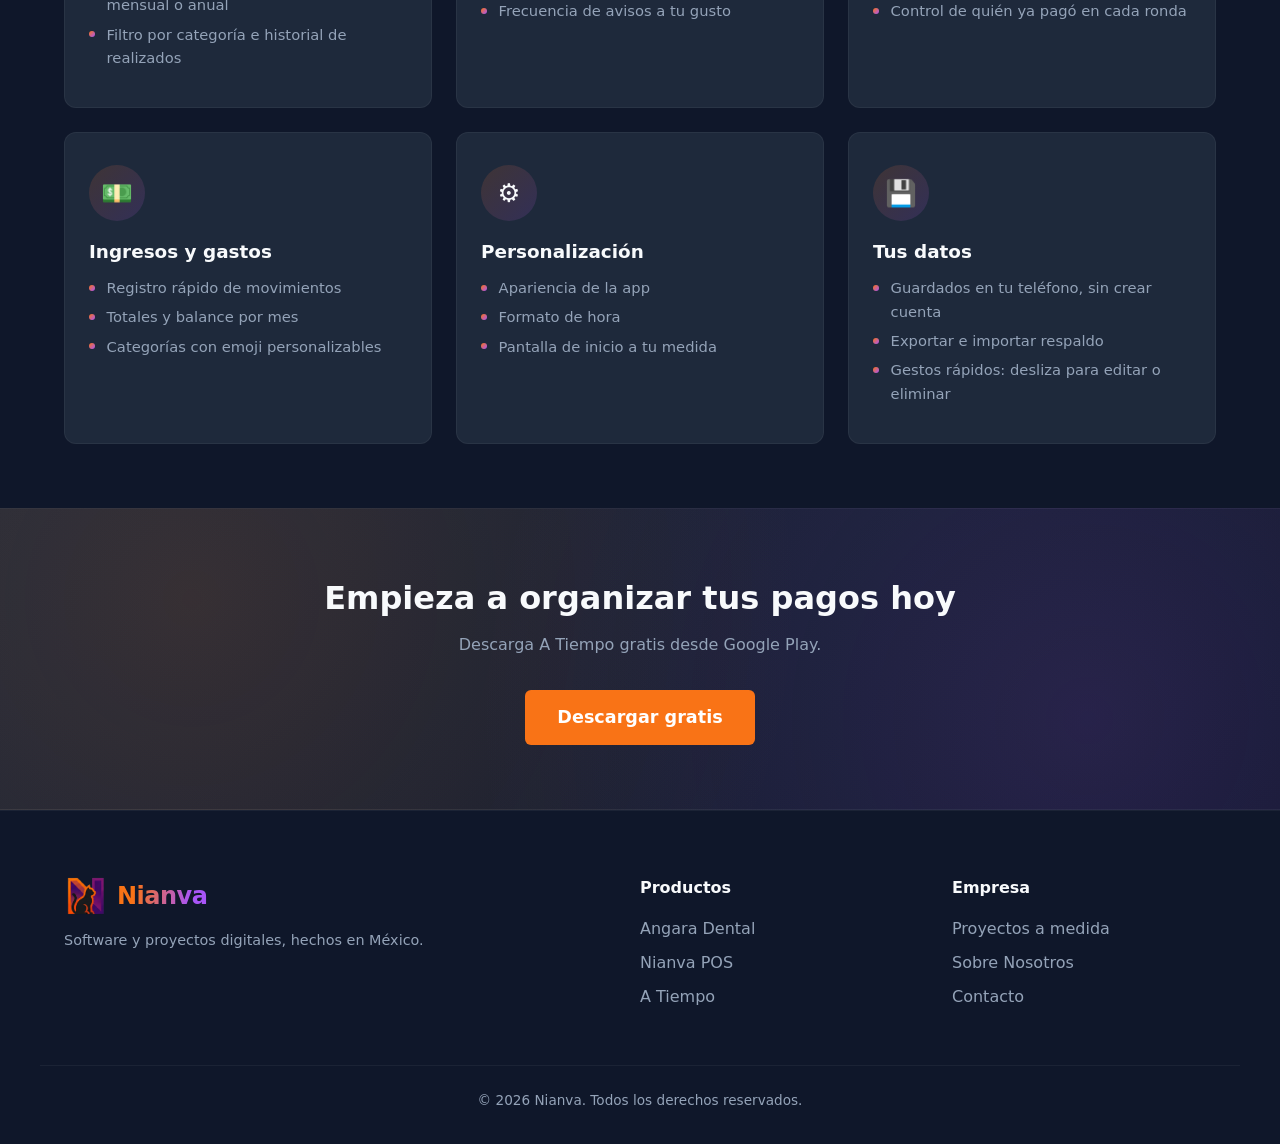
<file: productos/a-tiempo.html>
<!DOCTYPE html>
<html lang="es">
<head>
  <meta charset="UTF-8">
  <meta name="viewport" content="width=device-width, initial-scale=1.0">
  <title>A Tiempo | Nianva</title>
  <meta name="description" content="A Tiempo: app gratuita para Android que te recuerda tus pagos, organiza tus tandas y controla tus ingresos y gastos.">
  <link rel="icon" href="../assets/Logo_N_SF.webp" type="image/webp">
  <link rel="stylesheet" href="../styles.css">
</head>
<body>

  <header class="navbar">
    <div class="container nav-container">
      <a href="../index.html" class="brand" aria-label="Nianva, ir al inicio">
        <img src="../assets/Logo_N_SF.webp" alt="" class="brand-logo">
        <span class="brand-name">Nianva</span>
      </a>

      <button class="nav-toggle" id="navToggle" aria-label="Abrir menú" aria-expanded="false" aria-controls="navLinks">
        <span></span><span></span><span></span>
      </button>

      <nav>
        <ul class="nav-links" id="navLinks">
          <li><a href="../index.html#productos">Productos</a></li>
          <li><a href="../index.html#a-medida">A medida</a></li>
          <li><a href="../index.html#nosotros">Nosotros</a></li>
          <li><a href="../index.html#contacto" class="btn btn-primary" data-cotizar data-titulo="Contáctanos">Contacto</a></li>
        </ul>
      </nav>
    </div>
  </header>

  <!-- Encabezado del producto -->
  <section class="product-hero">
    <div class="container">
      <p class="breadcrumb">
        <a href="../index.html#productos">Productos</a> / A Tiempo
      </p>

      <div class="product-header">
        <div class="product-icon" aria-hidden="true">&#9200;</div>
        <div>
          <div class="product-badges">
            <span class="badge">v1.3.3</span>
            <span class="badge badge-purple">Android</span>
            <span class="badge badge-purple">Gratis</span>
          </div>
          <h1>A Tiempo</h1>
          <p class="product-tagline">
            Tu dinero bajo control desde el celular: recordatorios de pagos, tandas y registro de
            ingresos y gastos en una sola app.
          </p>
        </div>
      </div>

      <div class="hero-actions">
        <a href="https://play.google.com/store/apps/details?id=com.luvidcode.atiempo" class="btn btn-primary" target="_blank" rel="noopener">Descargar en Google Play</a>
        <a href="#funciones" class="btn btn-secondary">Ver funciones &darr;</a>
      </div>
    </div>
  </section>

  <!-- Ficha técnica -->
  <section id="ficha" class="product-section alt">
    <div class="container">
      <div class="section-title">
        <h2>Ficha técnica</h2>
        <p>Lo esencial de la app de un vistazo.</p>
      </div>

      <dl class="spec-table">
        <div class="spec-row">
          <dt>Tipo</dt>
          <dd>App móvil de finanzas personales</dd>
        </div>
        <div class="spec-row">
          <dt>Versión</dt>
          <dd>1.3.3</dd>
        </div>
        <div class="spec-row">
          <dt>Plataforma</dt>
          <dd>Android 8.0 o superior</dd>
        </div>
        <div class="spec-row">
          <dt>Precio</dt>
          <dd>Gratis, con anuncios</dd>
        </div>
        <div class="spec-row">
          <dt>Disponible en</dt>
          <dd><a href="https://play.google.com/store/apps/details?id=com.luvidcode.atiempo" class="card-link" target="_blank" rel="noopener">Google Play</a></dd>
        </div>
        <div class="spec-row">
          <dt>Cuenta</dt>
          <dd>No necesitas registrarte: tu información se guarda en tu teléfono</dd>
        </div>
        <div class="spec-row">
          <dt>Respaldo</dt>
          <dd>Exporta e importa tus datos para no perderlos al cambiar de celular</dd>
        </div>
        <div class="spec-row">
          <dt>Idioma y moneda</dt>
          <dd>Español, pesos mexicanos</dd>
        </div>
      </dl>
    </div>
  </section>

  <!-- Funciones -->
  <section id="funciones" class="product-section">
    <div class="container">
      <div class="section-title">
        <h2>Funciones</h2>
        <p>Pensada para que ninguna fecha de pago se te pase.</p>
      </div>

      <div class="grid-modules">
        <article class="solution-card module-card">
          <div class="solution-icon">&#128276;</div>
          <h3>Recordatorios de pagos</h3>
          <ul>
            <li>Con monto y fecha de vencimiento</li>
            <li>Repetición diaria, semanal, quincenal, mensual o anual</li>
            <li>Filtro por categoría e historial de realizados</li>
          </ul>
        </article>

        <article class="solution-card module-card">
          <div class="solution-icon">&#9200;</div>
          <h3>Alertas</h3>
          <ul>
            <li>Notificaciones antes del vencimiento</li>
            <li>Días de anticipación configurables</li>
            <li>Frecuencia de avisos a tu gusto</li>
          </ul>
        </article>

        <article class="solution-card module-card">
          <div class="solution-icon">&#129309;</div>
          <h3>Tandas</h3>
          <ul>
            <li>Crea y administra tus tandas</li>
            <li>Participantes y turnos</li>
            <li>Control de quién ya pagó en cada ronda</li>
          </ul>
        </article>

        <article class="solution-card module-card">
          <div class="solution-icon">&#128181;</div>
          <h3>Ingresos y gastos</h3>
          <ul>
            <li>Registro rápido de movimientos</li>
            <li>Totales y balance por mes</li>
            <li>Categorías con emoji personalizables</li>
          </ul>
        </article>

        <article class="solution-card module-card">
          <div class="solution-icon">&#9881;</div>
          <h3>Personalización</h3>
          <ul>
            <li>Apariencia de la app</li>
            <li>Formato de hora</li>
            <li>Pantalla de inicio a tu medida</li>
          </ul>
        </article>

        <article class="solution-card module-card">
          <div class="solution-icon">&#128190;</div>
          <h3>Tus datos</h3>
          <ul>
            <li>Guardados en tu teléfono, sin crear cuenta</li>
            <li>Exportar e importar respaldo</li>
            <li>Gestos rápidos: desliza para editar o eliminar</li>
          </ul>
        </article>
      </div>
    </div>
  </section>

  <section class="cta-banner">
    <div class="container cta-content">
      <h2>Empieza a organizar tus pagos hoy</h2>
      <p>Descarga A Tiempo gratis desde Google Play.</p>
      <a href="https://play.google.com/store/apps/details?id=com.luvidcode.atiempo" class="btn btn-primary btn-large" target="_blank" rel="noopener">Descargar gratis</a>
    </div>
  </section>

  <footer class="footer">
    <div class="container footer-grid">
      <div class="footer-col">
        <a href="../index.html" class="brand">
          <img src="../assets/Logo_N_SF.webp" alt="" class="brand-logo">
          <span class="brand-name">Nianva</span>
        </a>
        <p>Software y proyectos digitales, hechos en México.</p>
      </div>
      <div class="footer-col">
        <h4>Productos</h4>
        <ul>
          <li><a href="angara-dental.html">Angara Dental</a></li>
          <li><a href="nianva-pos.html">Nianva POS</a></li>
          <li><a href="a-tiempo.html">A Tiempo</a></li>
        </ul>
      </div>
      <div class="footer-col">
        <h4>Empresa</h4>
        <ul>
          <li><a href="../index.html#a-medida">Proyectos a medida</a></li>
          <li><a href="../index.html#nosotros">Sobre Nosotros</a></li>
          <li><a href="../index.html#contacto">Contacto</a></li>
        </ul>
      </div>
    </div>
    <div class="container footer-bottom">
      <p>&copy; <span id="anio"></span> Nianva. Todos los derechos reservados.</p>
    </div>
  </footer>

  <script src="../script.js"></script>
</body>
</html>
</file>
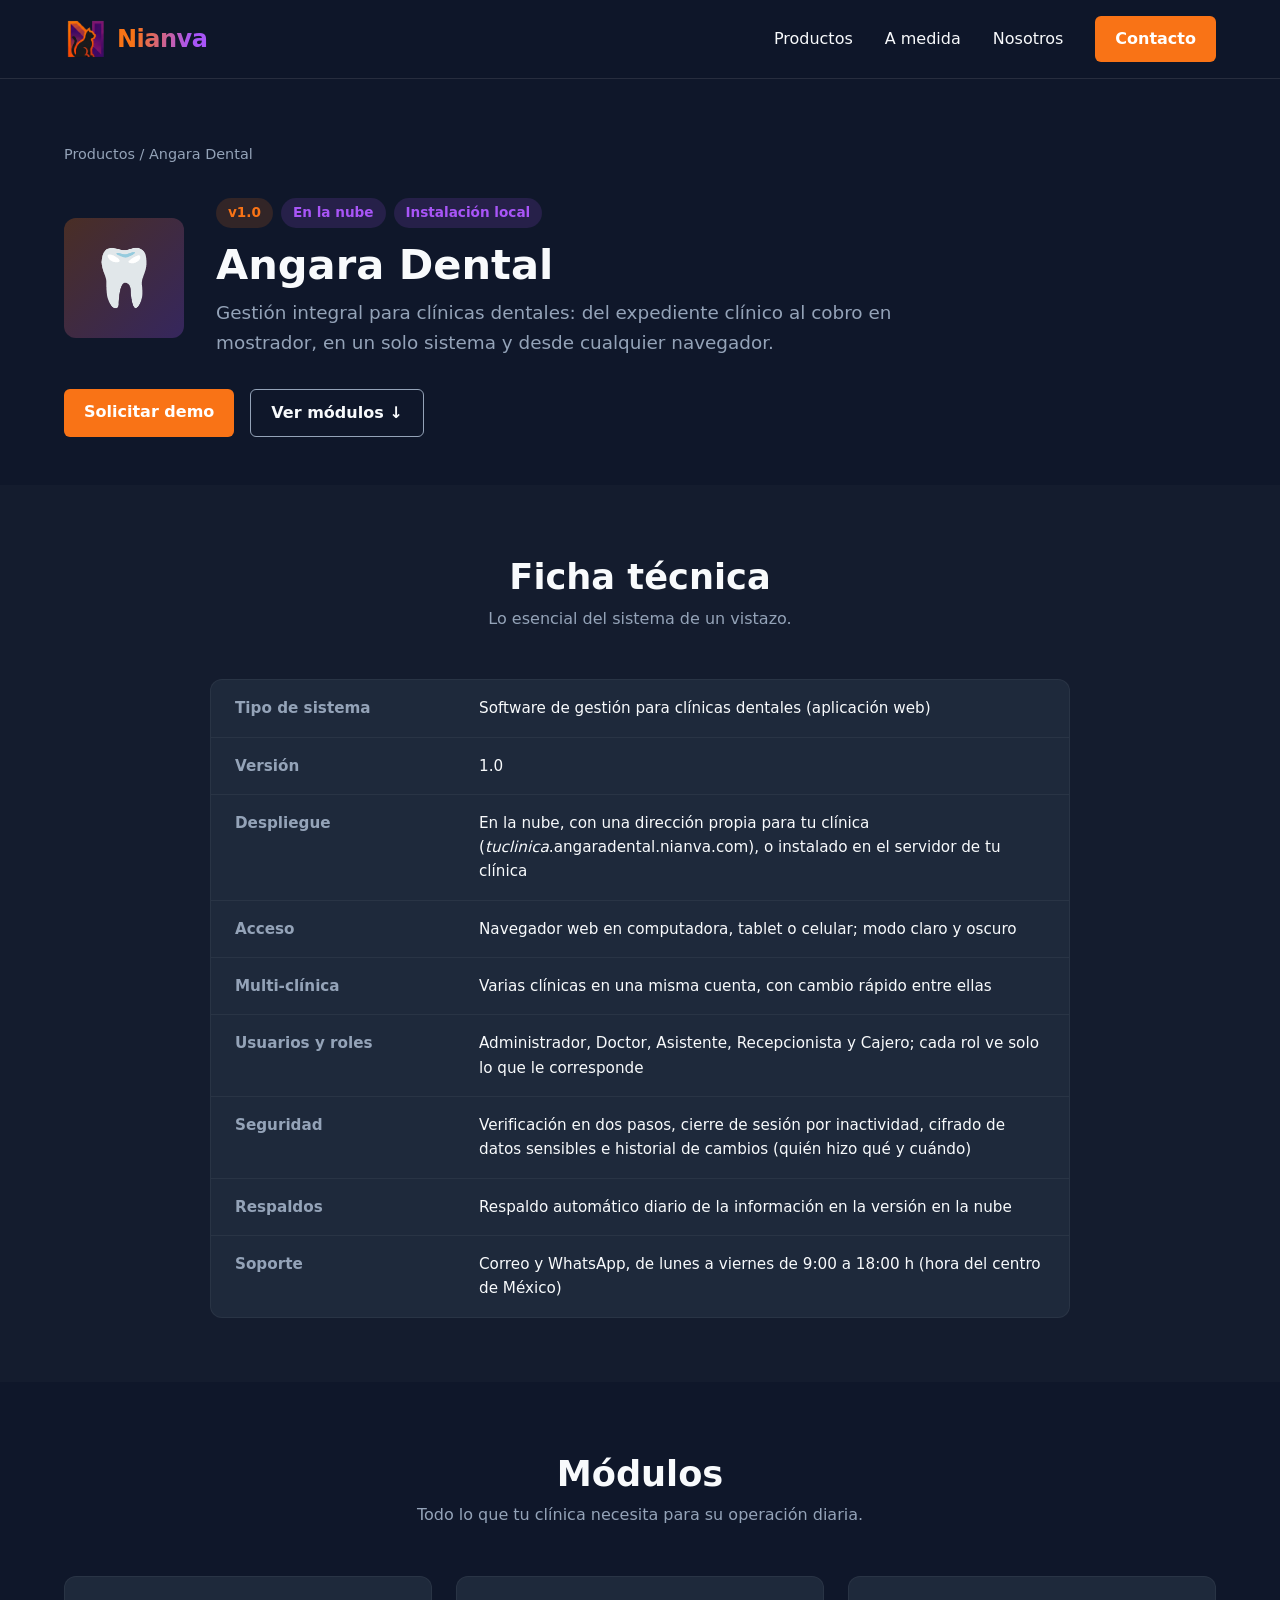
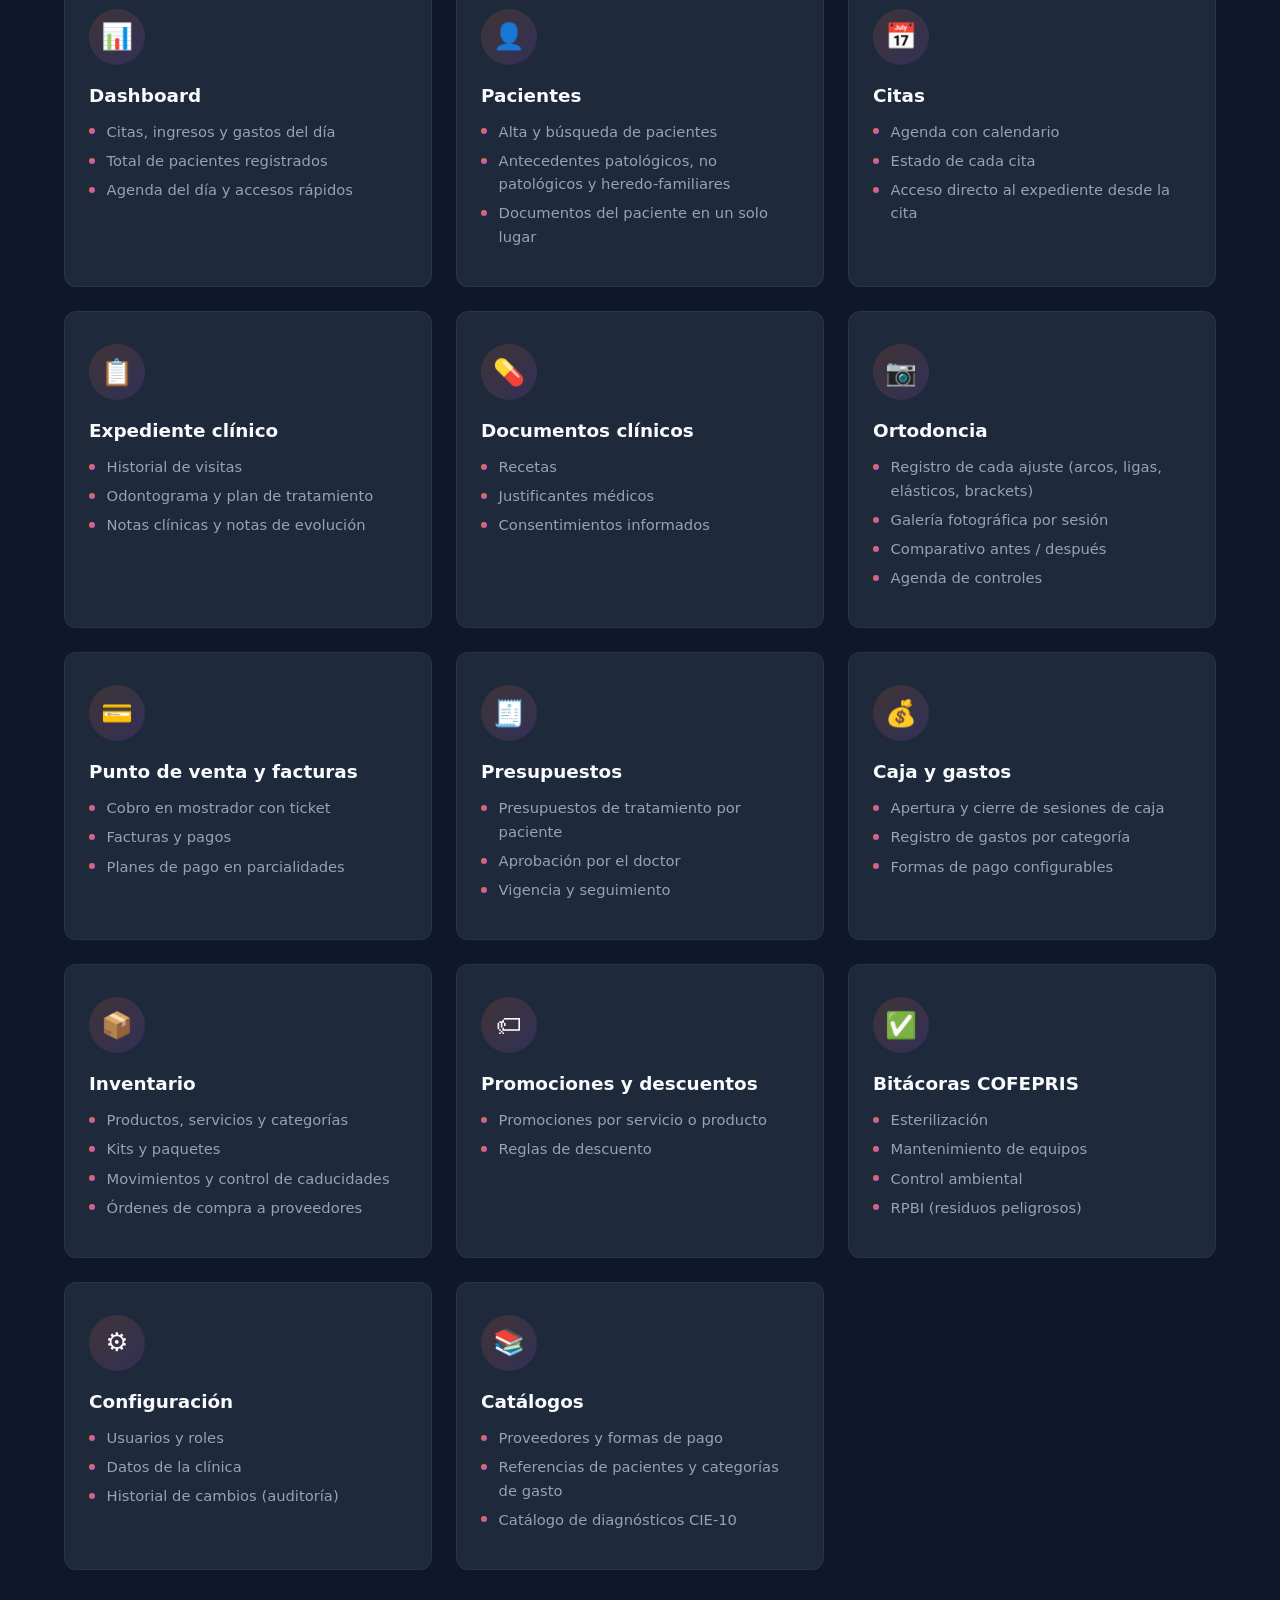
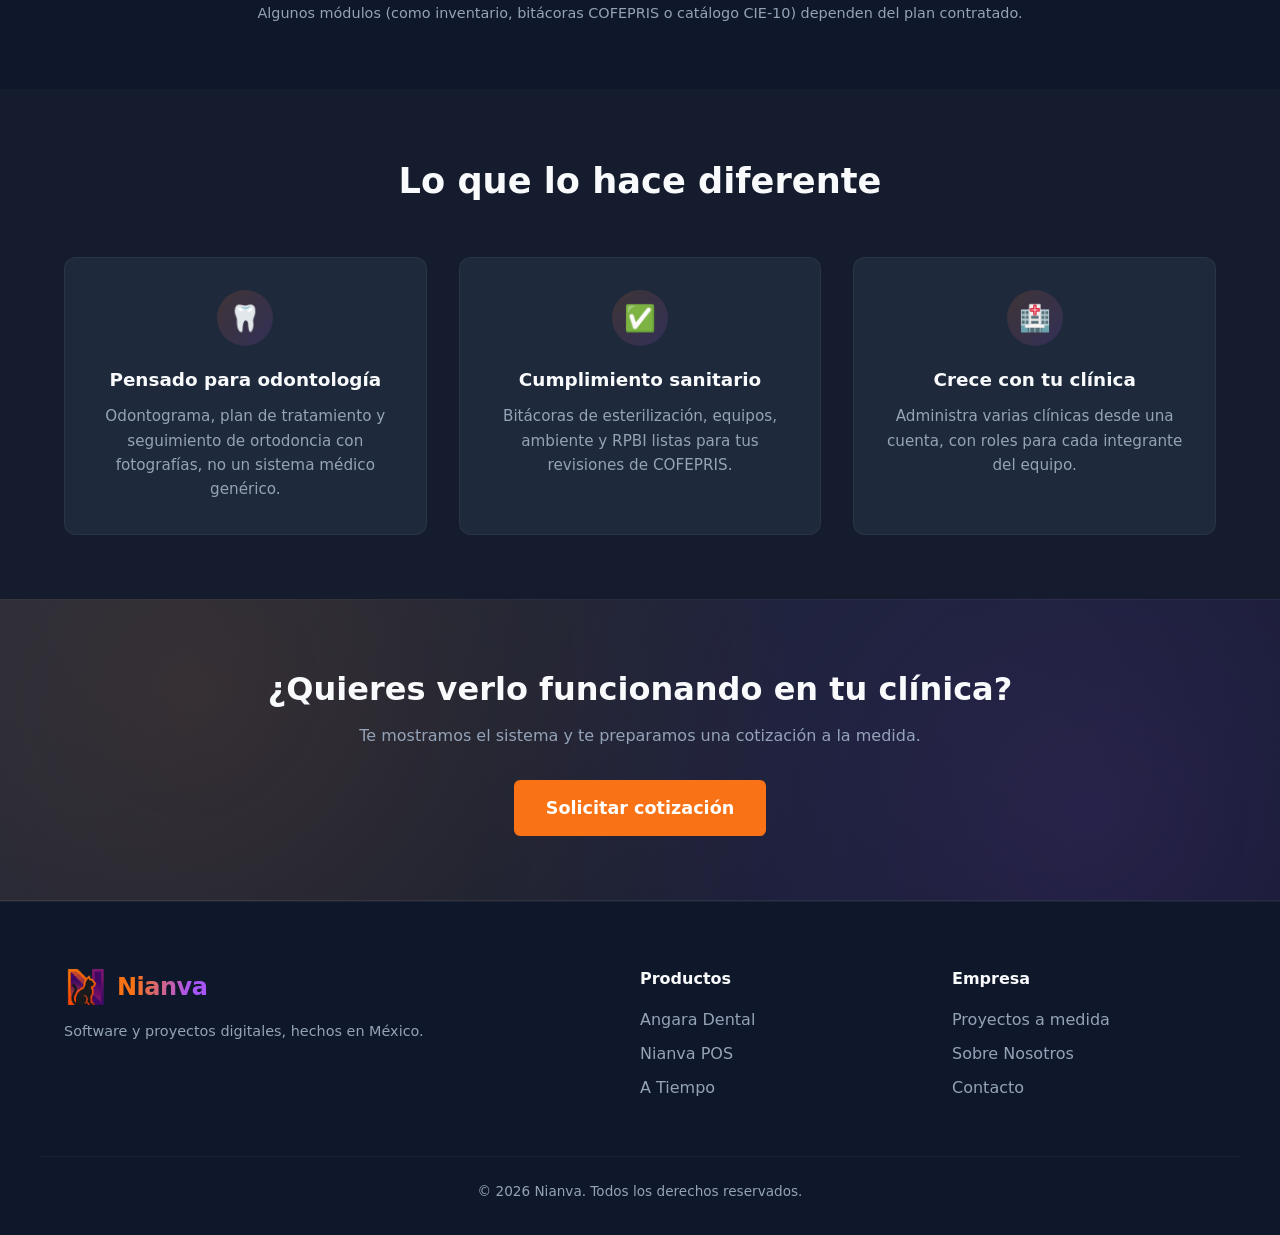
<file: productos/angara-dental.html>
<!DOCTYPE html>
<html lang="es">
<head>
  <meta charset="UTF-8">
  <meta name="viewport" content="width=device-width, initial-scale=1.0">
  <title>Angara Dental | Nianva</title>
  <meta name="description" content="Angara Dental: software de gestión para clínicas dentales. Pacientes, expediente con odontograma, citas, presupuestos, caja e inventario, en la nube o en tu servidor.">
  <link rel="icon" href="../assets/Logo_N_SF.webp" type="image/webp">
  <link rel="stylesheet" href="../styles.css">
</head>
<body>

  <header class="navbar">
    <div class="container nav-container">
      <a href="../index.html" class="brand" aria-label="Nianva, ir al inicio">
        <img src="../assets/Logo_N_SF.webp" alt="" class="brand-logo">
        <span class="brand-name">Nianva</span>
      </a>

      <button class="nav-toggle" id="navToggle" aria-label="Abrir menú" aria-expanded="false" aria-controls="navLinks">
        <span></span><span></span><span></span>
      </button>

      <nav>
        <ul class="nav-links" id="navLinks">
          <li><a href="../index.html#productos">Productos</a></li>
          <li><a href="../index.html#a-medida">A medida</a></li>
          <li><a href="../index.html#nosotros">Nosotros</a></li>
          <li><a href="../index.html#contacto" class="btn btn-primary" data-cotizar="Angara Dental" data-titulo="Contáctanos">Contacto</a></li>
        </ul>
      </nav>
    </div>
  </header>

  <!-- Encabezado del producto -->
  <section class="product-hero">
    <div class="container">
      <p class="breadcrumb">
        <a href="../index.html#productos">Productos</a> / Angara Dental
      </p>

      <div class="product-header">
        <div class="product-icon" aria-hidden="true">&#129463;</div>
        <div>
          <div class="product-badges">
            <span class="badge">v1.0</span>
            <span class="badge badge-purple">En la nube</span>
            <span class="badge badge-purple">Instalación local</span>
          </div>
          <h1>Angara Dental</h1>
          <p class="product-tagline">
            Gestión integral para clínicas dentales: del expediente clínico al cobro en mostrador,
            en un solo sistema y desde cualquier navegador.
          </p>
        </div>
      </div>

      <div class="hero-actions">
        <a href="../index.html#contacto" class="btn btn-primary" data-cotizar="Angara Dental" data-titulo="Solicitar demo de Angara Dental">Solicitar demo</a>
        <a href="#modulos" class="btn btn-secondary">Ver módulos &darr;</a>
      </div>
    </div>
  </section>

  <!-- Ficha técnica -->
  <section id="ficha" class="product-section alt">
    <div class="container">
      <div class="section-title">
        <h2>Ficha técnica</h2>
        <p>Lo esencial del sistema de un vistazo.</p>
      </div>

      <dl class="spec-table">
        <div class="spec-row">
          <dt>Tipo de sistema</dt>
          <dd>Software de gestión para clínicas dentales (aplicación web)</dd>
        </div>
        <div class="spec-row">
          <dt>Versión</dt>
          <dd>1.0</dd>
        </div>
        <div class="spec-row">
          <dt>Despliegue</dt>
          <dd>En la nube, con una dirección propia para tu clínica (<em>tuclinica</em>.angaradental.nianva.com),
            o instalado en el servidor de tu clínica</dd>
        </div>
        <div class="spec-row">
          <dt>Acceso</dt>
          <dd>Navegador web en computadora, tablet o celular; modo claro y oscuro</dd>
        </div>
        <div class="spec-row">
          <dt>Multi-clínica</dt>
          <dd>Varias clínicas en una misma cuenta, con cambio rápido entre ellas</dd>
        </div>
        <div class="spec-row">
          <dt>Usuarios y roles</dt>
          <dd>Administrador, Doctor, Asistente, Recepcionista y Cajero; cada rol ve solo lo que le corresponde</dd>
        </div>
        <div class="spec-row">
          <dt>Seguridad</dt>
          <dd>Verificación en dos pasos, cierre de sesión por inactividad, cifrado de datos sensibles
            e historial de cambios (quién hizo qué y cuándo)</dd>
        </div>
        <div class="spec-row">
          <dt>Respaldos</dt>
          <dd>Respaldo automático diario de la información en la versión en la nube</dd>
        </div>
        <div class="spec-row">
          <dt>Soporte</dt>
          <dd>Correo y WhatsApp, de lunes a viernes de 9:00 a 18:00 h (hora del centro de México)</dd>
        </div>
      </dl>
    </div>
  </section>

  <!-- Módulos -->
  <section id="modulos" class="product-section">
    <div class="container">
      <div class="section-title">
        <h2>Módulos</h2>
        <p>Todo lo que tu clínica necesita para su operación diaria.</p>
      </div>

      <div class="grid-modules">
        <article class="solution-card module-card">
          <div class="solution-icon">&#128202;</div>
          <h3>Dashboard</h3>
          <ul>
            <li>Citas, ingresos y gastos del día</li>
            <li>Total de pacientes registrados</li>
            <li>Agenda del día y accesos rápidos</li>
          </ul>
        </article>

        <article class="solution-card module-card">
          <div class="solution-icon">&#128100;</div>
          <h3>Pacientes</h3>
          <ul>
            <li>Alta y búsqueda de pacientes</li>
            <li>Antecedentes patológicos, no patológicos y heredo-familiares</li>
            <li>Documentos del paciente en un solo lugar</li>
          </ul>
        </article>

        <article class="solution-card module-card">
          <div class="solution-icon">&#128197;</div>
          <h3>Citas</h3>
          <ul>
            <li>Agenda con calendario</li>
            <li>Estado de cada cita</li>
            <li>Acceso directo al expediente desde la cita</li>
          </ul>
        </article>

        <article class="solution-card module-card">
          <div class="solution-icon">&#128203;</div>
          <h3>Expediente clínico</h3>
          <ul>
            <li>Historial de visitas</li>
            <li>Odontograma y plan de tratamiento</li>
            <li>Notas clínicas y notas de evolución</li>
          </ul>
        </article>

        <article class="solution-card module-card">
          <div class="solution-icon">&#128138;</div>
          <h3>Documentos clínicos</h3>
          <ul>
            <li>Recetas</li>
            <li>Justificantes médicos</li>
            <li>Consentimientos informados</li>
          </ul>
        </article>

        <article class="solution-card module-card">
          <div class="solution-icon">&#128247;</div>
          <h3>Ortodoncia</h3>
          <ul>
            <li>Registro de cada ajuste (arcos, ligas, elásticos, brackets)</li>
            <li>Galería fotográfica por sesión</li>
            <li>Comparativo antes / después</li>
            <li>Agenda de controles</li>
          </ul>
        </article>

        <article class="solution-card module-card">
          <div class="solution-icon">&#128179;</div>
          <h3>Punto de venta y facturas</h3>
          <ul>
            <li>Cobro en mostrador con ticket</li>
            <li>Facturas y pagos</li>
            <li>Planes de pago en parcialidades</li>
          </ul>
        </article>

        <article class="solution-card module-card">
          <div class="solution-icon">&#129534;</div>
          <h3>Presupuestos</h3>
          <ul>
            <li>Presupuestos de tratamiento por paciente</li>
            <li>Aprobación por el doctor</li>
            <li>Vigencia y seguimiento</li>
          </ul>
        </article>

        <article class="solution-card module-card">
          <div class="solution-icon">&#128176;</div>
          <h3>Caja y gastos</h3>
          <ul>
            <li>Apertura y cierre de sesiones de caja</li>
            <li>Registro de gastos por categoría</li>
            <li>Formas de pago configurables</li>
          </ul>
        </article>

        <article class="solution-card module-card">
          <div class="solution-icon">&#128230;</div>
          <h3>Inventario</h3>
          <ul>
            <li>Productos, servicios y categorías</li>
            <li>Kits y paquetes</li>
            <li>Movimientos y control de caducidades</li>
            <li>Órdenes de compra a proveedores</li>
          </ul>
        </article>

        <article class="solution-card module-card">
          <div class="solution-icon">&#127991;</div>
          <h3>Promociones y descuentos</h3>
          <ul>
            <li>Promociones por servicio o producto</li>
            <li>Reglas de descuento</li>
          </ul>
        </article>

        <article class="solution-card module-card">
          <div class="solution-icon">&#9989;</div>
          <h3>Bitácoras COFEPRIS</h3>
          <ul>
            <li>Esterilización</li>
            <li>Mantenimiento de equipos</li>
            <li>Control ambiental</li>
            <li>RPBI (residuos peligrosos)</li>
          </ul>
        </article>

        <article class="solution-card module-card">
          <div class="solution-icon">&#9881;</div>
          <h3>Configuración</h3>
          <ul>
            <li>Usuarios y roles</li>
            <li>Datos de la clínica</li>
            <li>Historial de cambios (auditoría)</li>
          </ul>
        </article>

        <article class="solution-card module-card">
          <div class="solution-icon">&#128218;</div>
          <h3>Catálogos</h3>
          <ul>
            <li>Proveedores y formas de pago</li>
            <li>Referencias de pacientes y categorías de gasto</li>
            <li>Catálogo de diagnósticos CIE-10</li>
          </ul>
        </article>
      </div>

      <p class="module-note">
        Algunos módulos (como inventario, bitácoras COFEPRIS o catálogo CIE-10) dependen del plan contratado.
      </p>
    </div>
  </section>

  <!-- Funcionalidades destacadas -->
  <section class="product-section alt">
    <div class="container">
      <div class="section-title">
        <h2>Lo que lo hace diferente</h2>
      </div>

      <div class="grid-solutions">
        <article class="solution-card">
          <div class="solution-icon">&#129463;</div>
          <h3>Pensado para odontología</h3>
          <p>Odontograma, plan de tratamiento y seguimiento de ortodoncia con fotografías, no un sistema médico genérico.</p>
        </article>

        <article class="solution-card">
          <div class="solution-icon">&#9989;</div>
          <h3>Cumplimiento sanitario</h3>
          <p>Bitácoras de esterilización, equipos, ambiente y RPBI listas para tus revisiones de COFEPRIS.</p>
        </article>

        <article class="solution-card">
          <div class="solution-icon">&#127973;</div>
          <h3>Crece con tu clínica</h3>
          <p>Administra varias clínicas desde una cuenta, con roles para cada integrante del equipo.</p>
        </article>
      </div>
    </div>
  </section>

  <section class="cta-banner">
    <div class="container cta-content">
      <h2>¿Quieres verlo funcionando en tu clínica?</h2>
      <p>Te mostramos el sistema y te preparamos una cotización a la medida.</p>
      <a href="../index.html#contacto" class="btn btn-primary btn-large" data-cotizar="Angara Dental" data-titulo="Cotizar Angara Dental">Solicitar cotización</a>
    </div>
  </section>

  <footer class="footer">
    <div class="container footer-grid">
      <div class="footer-col">
        <a href="../index.html" class="brand" aria-label="Nianva, ir al inicio">
          <img src="../assets/Logo_N_SF.webp" alt="" class="brand-logo">
          <span class="brand-name">Nianva</span>
        </a>
        <p>Software y proyectos digitales, hechos en México.</p>
      </div>
      <div class="footer-col">
        <h4>Productos</h4>
        <ul>
          <li><a href="angara-dental.html">Angara Dental</a></li>
          <li><a href="nianva-pos.html">Nianva POS</a></li>
          <li><a href="a-tiempo.html">A Tiempo</a></li>
        </ul>
      </div>
      <div class="footer-col">
        <h4>Empresa</h4>
        <ul>
          <li><a href="../index.html#a-medida">Proyectos a medida</a></li>
          <li><a href="../index.html#nosotros">Sobre Nosotros</a></li>
          <li><a href="../index.html#contacto">Contacto</a></li>
        </ul>
      </div>
    </div>
    <div class="container footer-bottom">
      <p>&copy; <span id="anio"></span> Nianva. Todos los derechos reservados.</p>
    </div>
  </footer>

  <script src="../script.js"></script>
</body>
</html>
</file>
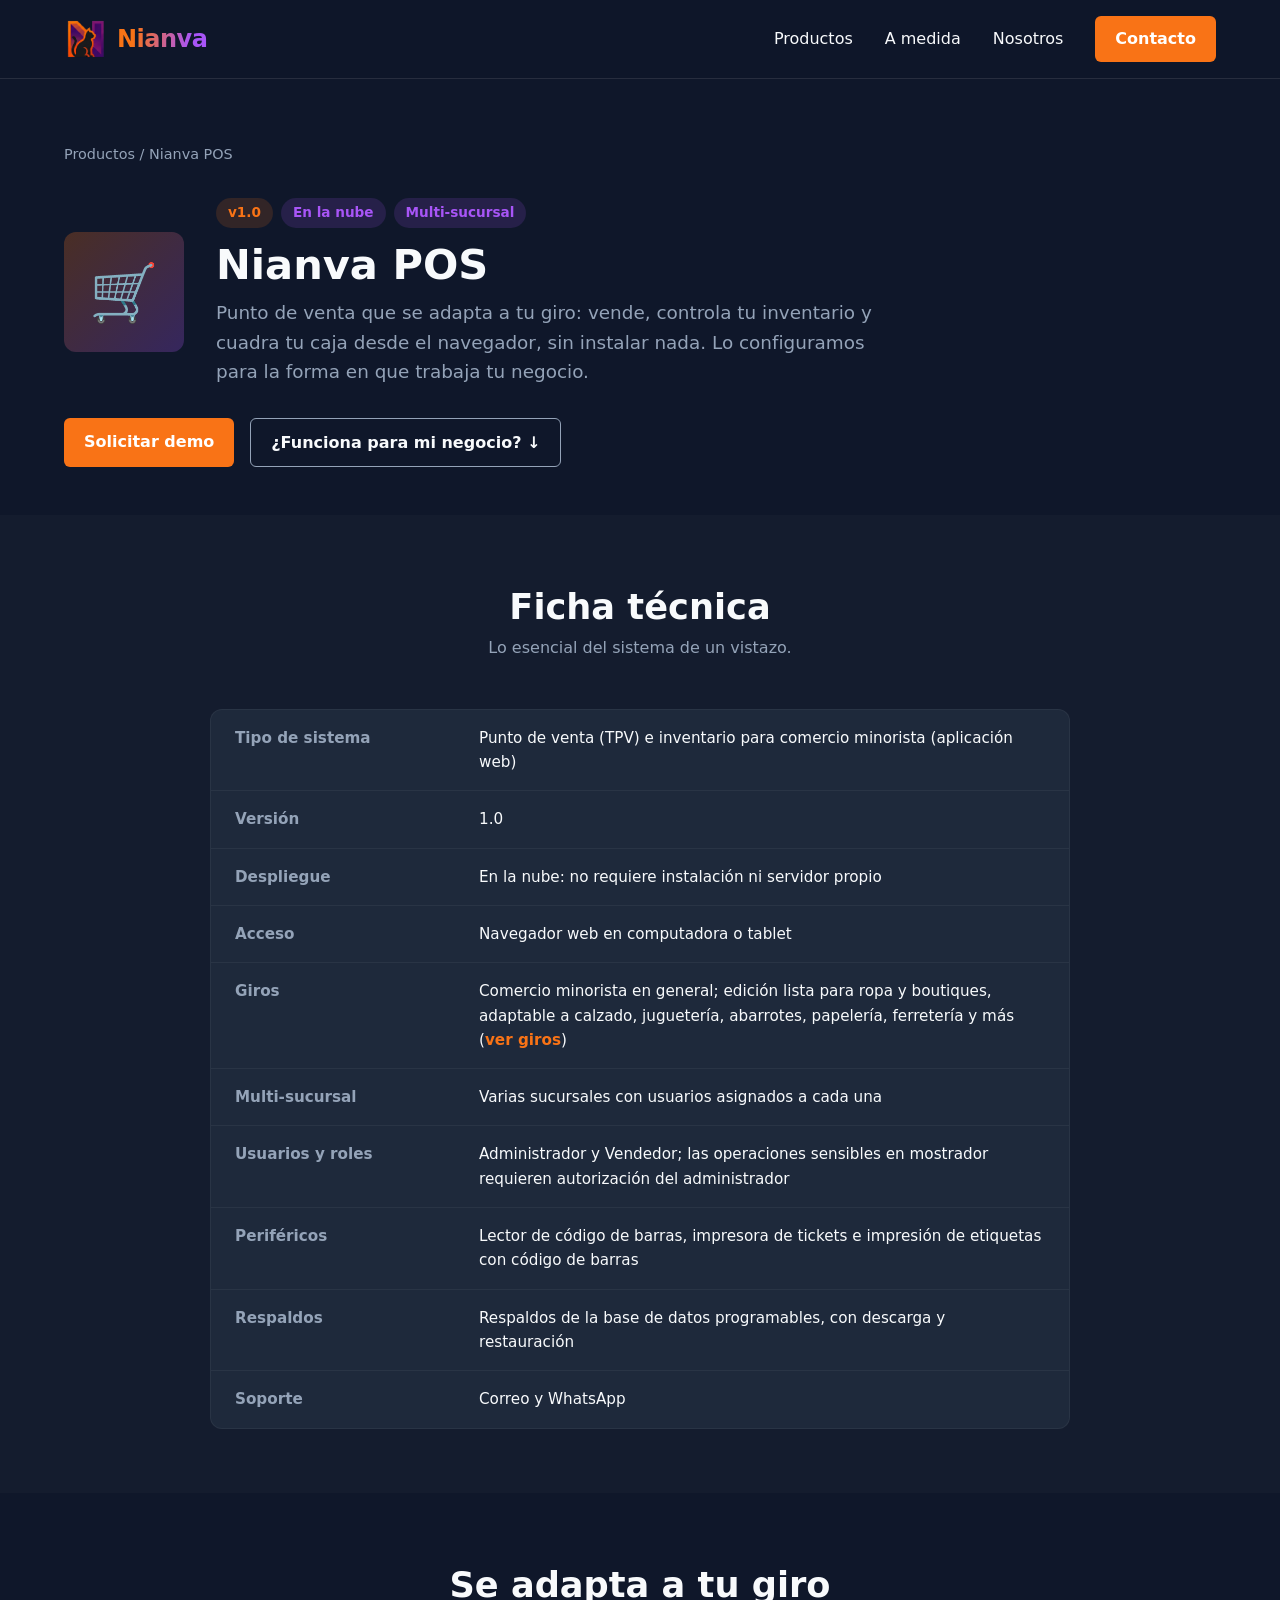
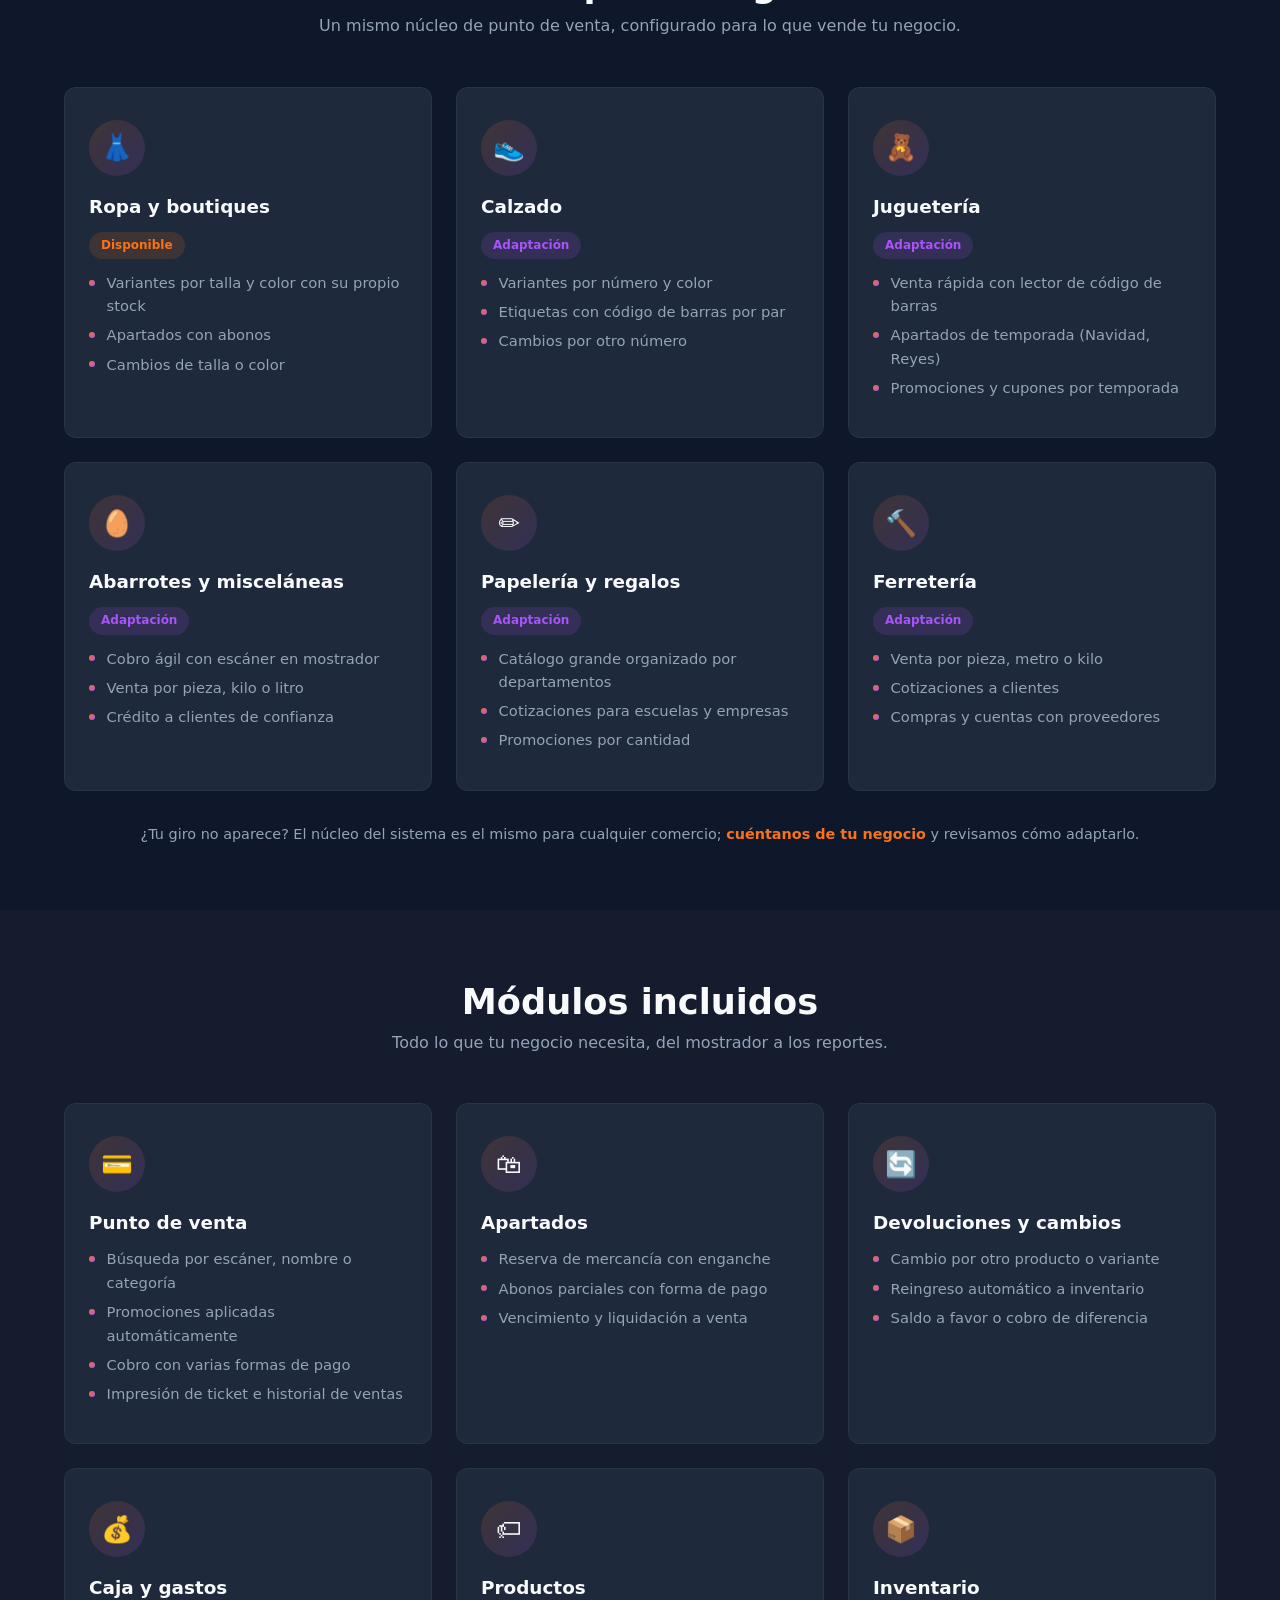
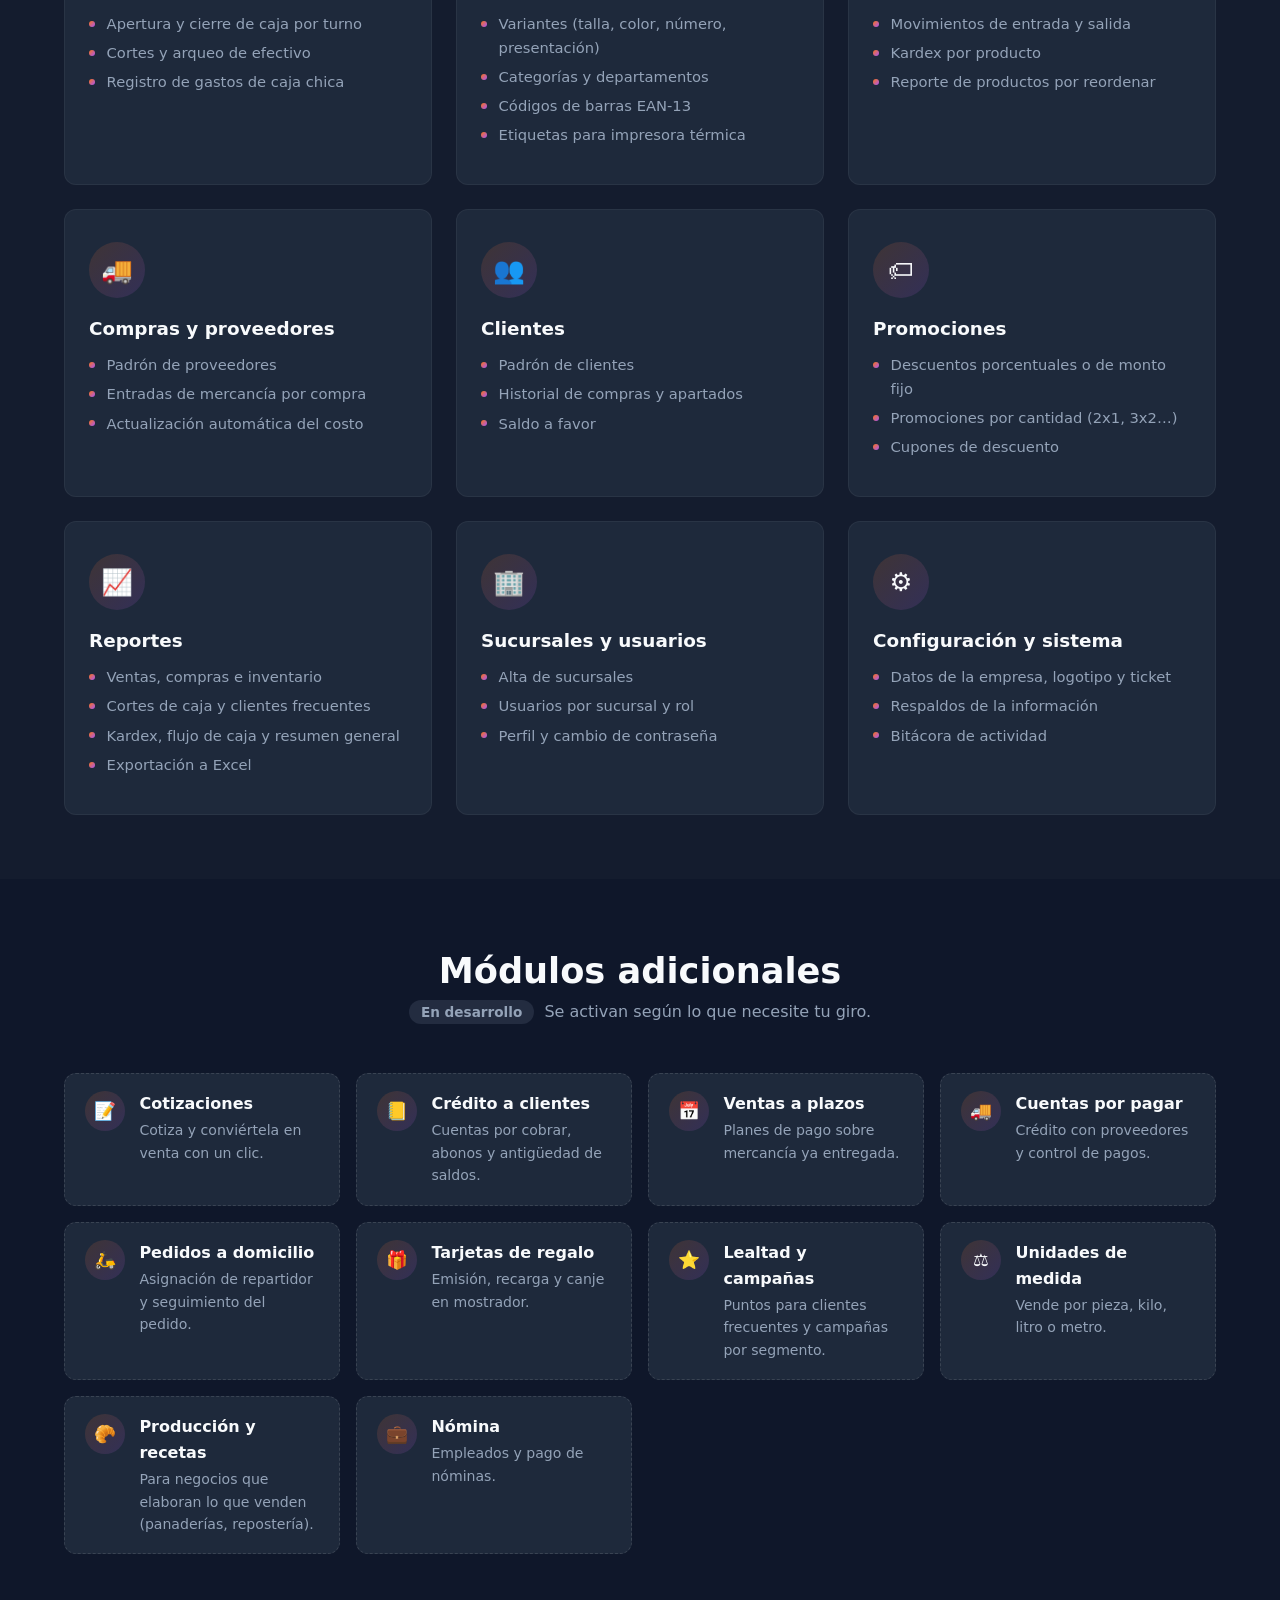
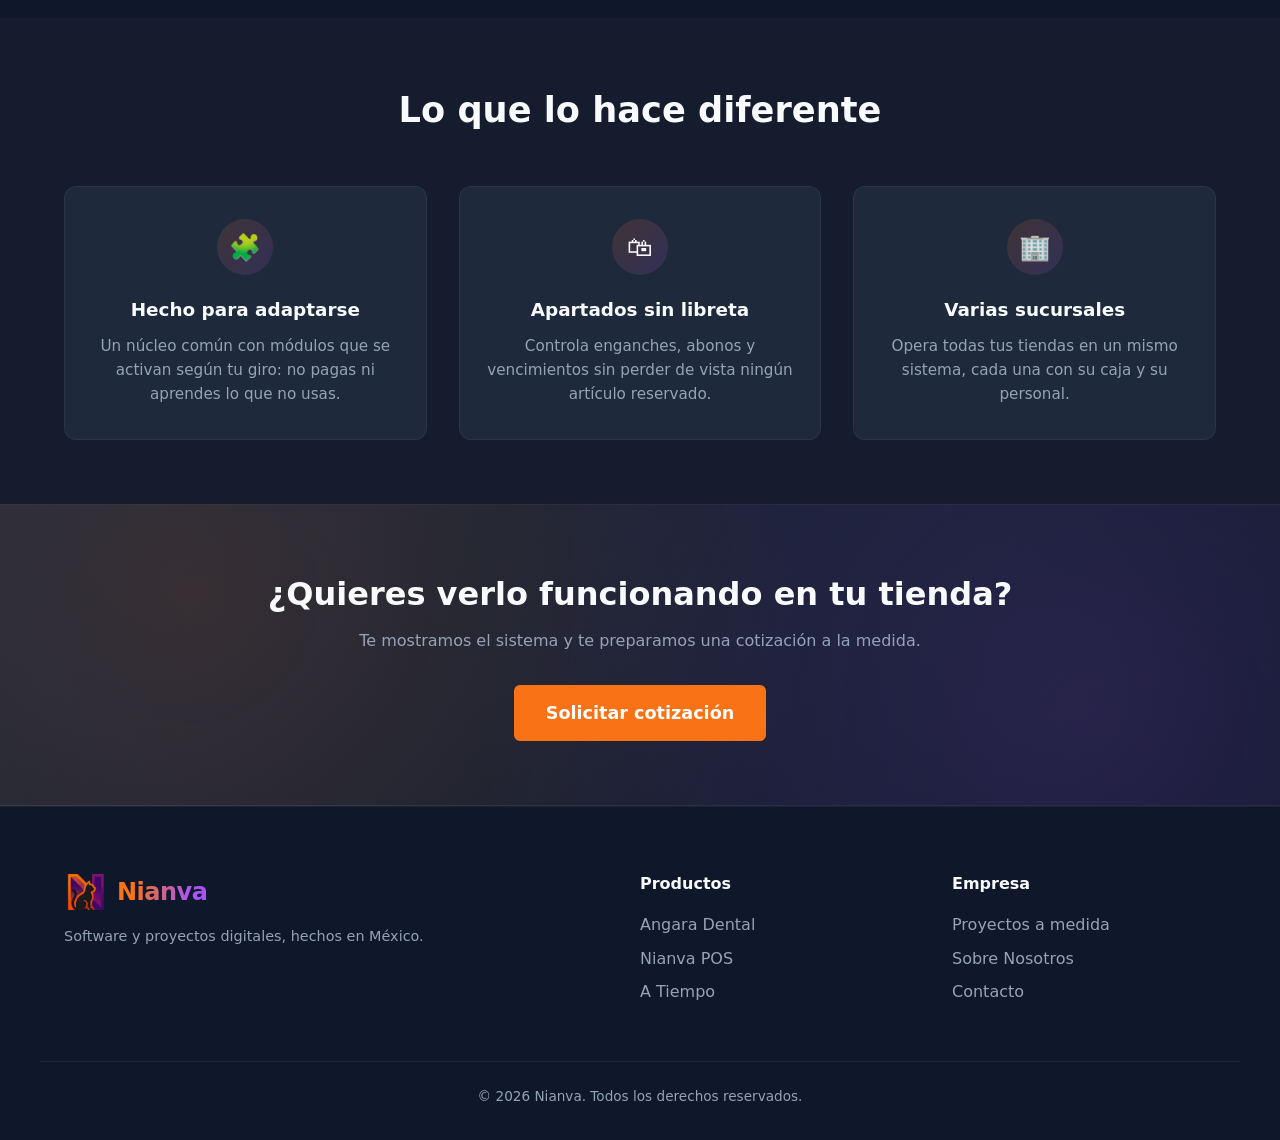
<file: productos/nianva-pos.html>
<!DOCTYPE html>
<html lang="es">
<head>
  <meta charset="UTF-8">
  <meta name="viewport" content="width=device-width, initial-scale=1.0">
  <title>Nianva POS | Nianva</title>
  <meta name="description" content="Nianva POS: punto de venta en la nube que se adapta a tu giro: ropa, calzado, juguetería, abarrotes, papelería y más. Caja, inventario, apartados, devoluciones, promociones y reportes.">
  <link rel="icon" href="../assets/Logo_N_SF.webp" type="image/webp">
  <link rel="stylesheet" href="../styles.css">
</head>
<body>

  <header class="navbar">
    <div class="container nav-container">
      <a href="../index.html" class="brand" aria-label="Nianva, ir al inicio">
        <img src="../assets/Logo_N_SF.webp" alt="" class="brand-logo">
        <span class="brand-name">Nianva</span>
      </a>

      <button class="nav-toggle" id="navToggle" aria-label="Abrir menú" aria-expanded="false" aria-controls="navLinks">
        <span></span><span></span><span></span>
      </button>

      <nav>
        <ul class="nav-links" id="navLinks">
          <li><a href="../index.html#productos">Productos</a></li>
          <li><a href="../index.html#a-medida">A medida</a></li>
          <li><a href="../index.html#nosotros">Nosotros</a></li>
          <li><a href="../index.html#contacto" class="btn btn-primary" data-cotizar="Nianva POS" data-titulo="Contáctanos">Contacto</a></li>
        </ul>
      </nav>
    </div>
  </header>

  <!-- Encabezado del producto -->
  <section class="product-hero">
    <div class="container">
      <p class="breadcrumb">
        <a href="../index.html#productos">Productos</a> / Nianva POS
      </p>

      <div class="product-header">
        <div class="product-icon" aria-hidden="true">&#128722;</div>
        <div>
          <div class="product-badges">
            <span class="badge">v1.0</span>
            <span class="badge badge-purple">En la nube</span>
            <span class="badge badge-purple">Multi-sucursal</span>
          </div>
          <h1>Nianva POS</h1>
          <p class="product-tagline">
            Punto de venta que se adapta a tu giro: vende, controla tu inventario y cuadra tu caja
            desde el navegador, sin instalar nada. Lo configuramos para la forma en que trabaja tu negocio.
          </p>
        </div>
      </div>

      <div class="hero-actions">
        <a href="../index.html#contacto" class="btn btn-primary" data-cotizar="Nianva POS" data-titulo="Solicitar demo de Nianva POS">Solicitar demo</a>
        <a href="#giros" class="btn btn-secondary">¿Funciona para mi negocio? &darr;</a>
      </div>
    </div>
  </section>

  <!-- Ficha técnica -->
  <section id="ficha" class="product-section alt">
    <div class="container">
      <div class="section-title">
        <h2>Ficha técnica</h2>
        <p>Lo esencial del sistema de un vistazo.</p>
      </div>

      <dl class="spec-table">
        <div class="spec-row">
          <dt>Tipo de sistema</dt>
          <dd>Punto de venta (TPV) e inventario para comercio minorista (aplicación web)</dd>
        </div>
        <div class="spec-row">
          <dt>Versión</dt>
          <dd>1.0</dd>
        </div>
        <div class="spec-row">
          <dt>Despliegue</dt>
          <dd>En la nube: no requiere instalación ni servidor propio</dd>
        </div>
        <div class="spec-row">
          <dt>Acceso</dt>
          <dd>Navegador web en computadora o tablet</dd>
        </div>
        <div class="spec-row">
          <dt>Giros</dt>
          <dd>Comercio minorista en general; edición lista para ropa y boutiques, adaptable a calzado,
            juguetería, abarrotes, papelería, ferretería y más (<a href="#giros" class="card-link">ver giros</a>)</dd>
        </div>
        <div class="spec-row">
          <dt>Multi-sucursal</dt>
          <dd>Varias sucursales con usuarios asignados a cada una</dd>
        </div>
        <div class="spec-row">
          <dt>Usuarios y roles</dt>
          <dd>Administrador y Vendedor; las operaciones sensibles en mostrador requieren autorización del administrador</dd>
        </div>
        <div class="spec-row">
          <dt>Periféricos</dt>
          <dd>Lector de código de barras, impresora de tickets e impresión de etiquetas con código de barras</dd>
        </div>
        <div class="spec-row">
          <dt>Respaldos</dt>
          <dd>Respaldos de la base de datos programables, con descarga y restauración</dd>
        </div>
        <div class="spec-row">
          <dt>Soporte</dt>
          <dd>Correo y WhatsApp</dd>
        </div>
      </dl>
    </div>
  </section>

  <!-- Giros -->
  <section id="giros" class="product-section">
    <div class="container">
      <div class="section-title">
        <h2>Se adapta a tu giro</h2>
        <p>Un mismo núcleo de punto de venta, configurado para lo que vende tu negocio.</p>
      </div>

      <div class="grid-modules">
        <article class="solution-card module-card">
          <div class="solution-icon">&#128087;</div>
          <h3>Ropa y boutiques</h3>
          <span class="badge">Disponible</span>
          <ul>
            <li>Variantes por talla y color con su propio stock</li>
            <li>Apartados con abonos</li>
            <li>Cambios de talla o color</li>
          </ul>
        </article>

        <article class="solution-card module-card">
          <div class="solution-icon">&#128095;</div>
          <h3>Calzado</h3>
          <span class="badge badge-purple">Adaptación</span>
          <ul>
            <li>Variantes por número y color</li>
            <li>Etiquetas con código de barras por par</li>
            <li>Cambios por otro número</li>
          </ul>
        </article>

        <article class="solution-card module-card">
          <div class="solution-icon">&#129528;</div>
          <h3>Juguetería</h3>
          <span class="badge badge-purple">Adaptación</span>
          <ul>
            <li>Venta rápida con lector de código de barras</li>
            <li>Apartados de temporada (Navidad, Reyes)</li>
            <li>Promociones y cupones por temporada</li>
          </ul>
        </article>

        <article class="solution-card module-card">
          <div class="solution-icon">&#129370;</div>
          <h3>Abarrotes y misceláneas</h3>
          <span class="badge badge-purple">Adaptación</span>
          <ul>
            <li>Cobro ágil con escáner en mostrador</li>
            <li>Venta por pieza, kilo o litro</li>
            <li>Crédito a clientes de confianza</li>
          </ul>
        </article>

        <article class="solution-card module-card">
          <div class="solution-icon">&#9999;</div>
          <h3>Papelería y regalos</h3>
          <span class="badge badge-purple">Adaptación</span>
          <ul>
            <li>Catálogo grande organizado por departamentos</li>
            <li>Cotizaciones para escuelas y empresas</li>
            <li>Promociones por cantidad</li>
          </ul>
        </article>

        <article class="solution-card module-card">
          <div class="solution-icon">&#128296;</div>
          <h3>Ferretería</h3>
          <span class="badge badge-purple">Adaptación</span>
          <ul>
            <li>Venta por pieza, metro o kilo</li>
            <li>Cotizaciones a clientes</li>
            <li>Compras y cuentas con proveedores</li>
          </ul>
        </article>
      </div>

      <p class="module-note">
        ¿Tu giro no aparece? El núcleo del sistema es el mismo para cualquier comercio;
        <a href="../index.html#contacto" class="card-link" data-cotizar="Nianva POS" data-titulo="Cuéntanos de tu negocio">cuéntanos de tu negocio</a>
        y revisamos cómo adaptarlo.
      </p>
    </div>
  </section>

  <!-- Módulos -->
  <section id="modulos" class="product-section alt">
    <div class="container">
      <div class="section-title">
        <h2>Módulos incluidos</h2>
        <p>Todo lo que tu negocio necesita, del mostrador a los reportes.</p>
      </div>

      <div class="grid-modules">
        <article class="solution-card module-card">
          <div class="solution-icon">&#128179;</div>
          <h3>Punto de venta</h3>
          <ul>
            <li>Búsqueda por escáner, nombre o categoría</li>
            <li>Promociones aplicadas automáticamente</li>
            <li>Cobro con varias formas de pago</li>
            <li>Impresión de ticket e historial de ventas</li>
          </ul>
        </article>

        <article class="solution-card module-card">
          <div class="solution-icon">&#128717;</div>
          <h3>Apartados</h3>
          <ul>
            <li>Reserva de mercancía con enganche</li>
            <li>Abonos parciales con forma de pago</li>
            <li>Vencimiento y liquidación a venta</li>
          </ul>
        </article>

        <article class="solution-card module-card">
          <div class="solution-icon">&#128260;</div>
          <h3>Devoluciones y cambios</h3>
          <ul>
            <li>Cambio por otro producto o variante</li>
            <li>Reingreso automático a inventario</li>
            <li>Saldo a favor o cobro de diferencia</li>
          </ul>
        </article>

        <article class="solution-card module-card">
          <div class="solution-icon">&#128176;</div>
          <h3>Caja y gastos</h3>
          <ul>
            <li>Apertura y cierre de caja por turno</li>
            <li>Cortes y arqueo de efectivo</li>
            <li>Registro de gastos de caja chica</li>
          </ul>
        </article>

        <article class="solution-card module-card">
          <div class="solution-icon">&#127991;</div>
          <h3>Productos</h3>
          <ul>
            <li>Variantes (talla, color, número, presentación)</li>
            <li>Categorías y departamentos</li>
            <li>Códigos de barras EAN-13</li>
            <li>Etiquetas para impresora térmica</li>
          </ul>
        </article>

        <article class="solution-card module-card">
          <div class="solution-icon">&#128230;</div>
          <h3>Inventario</h3>
          <ul>
            <li>Movimientos de entrada y salida</li>
            <li>Kardex por producto</li>
            <li>Reporte de productos por reordenar</li>
          </ul>
        </article>

        <article class="solution-card module-card">
          <div class="solution-icon">&#128666;</div>
          <h3>Compras y proveedores</h3>
          <ul>
            <li>Padrón de proveedores</li>
            <li>Entradas de mercancía por compra</li>
            <li>Actualización automática del costo</li>
          </ul>
        </article>

        <article class="solution-card module-card">
          <div class="solution-icon">&#128101;</div>
          <h3>Clientes</h3>
          <ul>
            <li>Padrón de clientes</li>
            <li>Historial de compras y apartados</li>
            <li>Saldo a favor</li>
          </ul>
        </article>

        <article class="solution-card module-card">
          <div class="solution-icon">&#127991;</div>
          <h3>Promociones</h3>
          <ul>
            <li>Descuentos porcentuales o de monto fijo</li>
            <li>Promociones por cantidad (2x1, 3x2…)</li>
            <li>Cupones de descuento</li>
          </ul>
        </article>

        <article class="solution-card module-card">
          <div class="solution-icon">&#128200;</div>
          <h3>Reportes</h3>
          <ul>
            <li>Ventas, compras e inventario</li>
            <li>Cortes de caja y clientes frecuentes</li>
            <li>Kardex, flujo de caja y resumen general</li>
            <li>Exportación a Excel</li>
          </ul>
        </article>

        <article class="solution-card module-card">
          <div class="solution-icon">&#127970;</div>
          <h3>Sucursales y usuarios</h3>
          <ul>
            <li>Alta de sucursales</li>
            <li>Usuarios por sucursal y rol</li>
            <li>Perfil y cambio de contraseña</li>
          </ul>
        </article>

        <article class="solution-card module-card">
          <div class="solution-icon">&#9881;</div>
          <h3>Configuración y sistema</h3>
          <ul>
            <li>Datos de la empresa, logotipo y ticket</li>
            <li>Respaldos de la información</li>
            <li>Bitácora de actividad</li>
          </ul>
        </article>
      </div>
    </div>
  </section>

  <!-- Módulos adicionales (vienen del núcleo neutro, aún en desarrollo) -->
  <section id="adicionales" class="product-section">
    <div class="container">
      <div class="section-title">
        <h2>Módulos adicionales</h2>
        <p><span class="badge badge-muted">En desarrollo</span>&nbsp; Se activan según lo que necesite tu giro.</p>
      </div>

      <div class="grid-addons">
        <article class="addon-card">
          <span class="contact-icon">&#128221;</span>
          <div>
            <h3>Cotizaciones</h3>
            <p>Cotiza y conviértela en venta con un clic.</p>
          </div>
        </article>
        <article class="addon-card">
          <span class="contact-icon">&#128210;</span>
          <div>
            <h3>Crédito a clientes</h3>
            <p>Cuentas por cobrar, abonos y antigüedad de saldos.</p>
          </div>
        </article>
        <article class="addon-card">
          <span class="contact-icon">&#128197;</span>
          <div>
            <h3>Ventas a plazos</h3>
            <p>Planes de pago sobre mercancía ya entregada.</p>
          </div>
        </article>
        <article class="addon-card">
          <span class="contact-icon">&#128666;</span>
          <div>
            <h3>Cuentas por pagar</h3>
            <p>Crédito con proveedores y control de pagos.</p>
          </div>
        </article>
        <article class="addon-card">
          <span class="contact-icon">&#128757;</span>
          <div>
            <h3>Pedidos a domicilio</h3>
            <p>Asignación de repartidor y seguimiento del pedido.</p>
          </div>
        </article>
        <article class="addon-card">
          <span class="contact-icon">&#127873;</span>
          <div>
            <h3>Tarjetas de regalo</h3>
            <p>Emisión, recarga y canje en mostrador.</p>
          </div>
        </article>
        <article class="addon-card">
          <span class="contact-icon">&#11088;</span>
          <div>
            <h3>Lealtad y campañas</h3>
            <p>Puntos para clientes frecuentes y campañas por segmento.</p>
          </div>
        </article>
        <article class="addon-card">
          <span class="contact-icon">&#9878;</span>
          <div>
            <h3>Unidades de medida</h3>
            <p>Vende por pieza, kilo, litro o metro.</p>
          </div>
        </article>
        <article class="addon-card">
          <span class="contact-icon">&#129360;</span>
          <div>
            <h3>Producción y recetas</h3>
            <p>Para negocios que elaboran lo que venden (panaderías, repostería).</p>
          </div>
        </article>
        <article class="addon-card">
          <span class="contact-icon">&#128188;</span>
          <div>
            <h3>Nómina</h3>
            <p>Empleados y pago de nóminas.</p>
          </div>
        </article>
      </div>
    </div>
  </section>

  <!-- Funcionalidades destacadas -->
  <section class="product-section alt">
    <div class="container">
      <div class="section-title">
        <h2>Lo que lo hace diferente</h2>
      </div>

      <div class="grid-solutions">
        <article class="solution-card">
          <div class="solution-icon">&#129513;</div>
          <h3>Hecho para adaptarse</h3>
          <p>Un núcleo común con módulos que se activan según tu giro: no pagas ni aprendes lo que no usas.</p>
        </article>

        <article class="solution-card">
          <div class="solution-icon">&#128717;</div>
          <h3>Apartados sin libreta</h3>
          <p>Controla enganches, abonos y vencimientos sin perder de vista ningún artículo reservado.</p>
        </article>

        <article class="solution-card">
          <div class="solution-icon">&#127970;</div>
          <h3>Varias sucursales</h3>
          <p>Opera todas tus tiendas en un mismo sistema, cada una con su caja y su personal.</p>
        </article>
      </div>
    </div>
  </section>

  <section class="cta-banner">
    <div class="container cta-content">
      <h2>¿Quieres verlo funcionando en tu tienda?</h2>
      <p>Te mostramos el sistema y te preparamos una cotización a la medida.</p>
      <a href="../index.html#contacto" class="btn btn-primary btn-large" data-cotizar="Nianva POS" data-titulo="Cotizar Nianva POS">Solicitar cotización</a>
    </div>
  </section>

  <footer class="footer">
    <div class="container footer-grid">
      <div class="footer-col">
        <a href="../index.html" class="brand" aria-label="Nianva, ir al inicio">
          <img src="../assets/Logo_N_SF.webp" alt="" class="brand-logo">
          <span class="brand-name">Nianva</span>
        </a>
        <p>Software y proyectos digitales, hechos en México.</p>
      </div>
      <div class="footer-col">
        <h4>Productos</h4>
        <ul>
          <li><a href="angara-dental.html">Angara Dental</a></li>
          <li><a href="nianva-pos.html">Nianva POS</a></li>
          <li><a href="a-tiempo.html">A Tiempo</a></li>
        </ul>
      </div>
      <div class="footer-col">
        <h4>Empresa</h4>
        <ul>
          <li><a href="../index.html#a-medida">Proyectos a medida</a></li>
          <li><a href="../index.html#nosotros">Sobre Nosotros</a></li>
          <li><a href="../index.html#contacto">Contacto</a></li>
        </ul>
      </div>
    </div>
    <div class="container footer-bottom">
      <p>&copy; <span id="anio"></span> Nianva. Todos los derechos reservados.</p>
    </div>
  </footer>

  <script src="../script.js"></script>
</body>
</html>
</file>
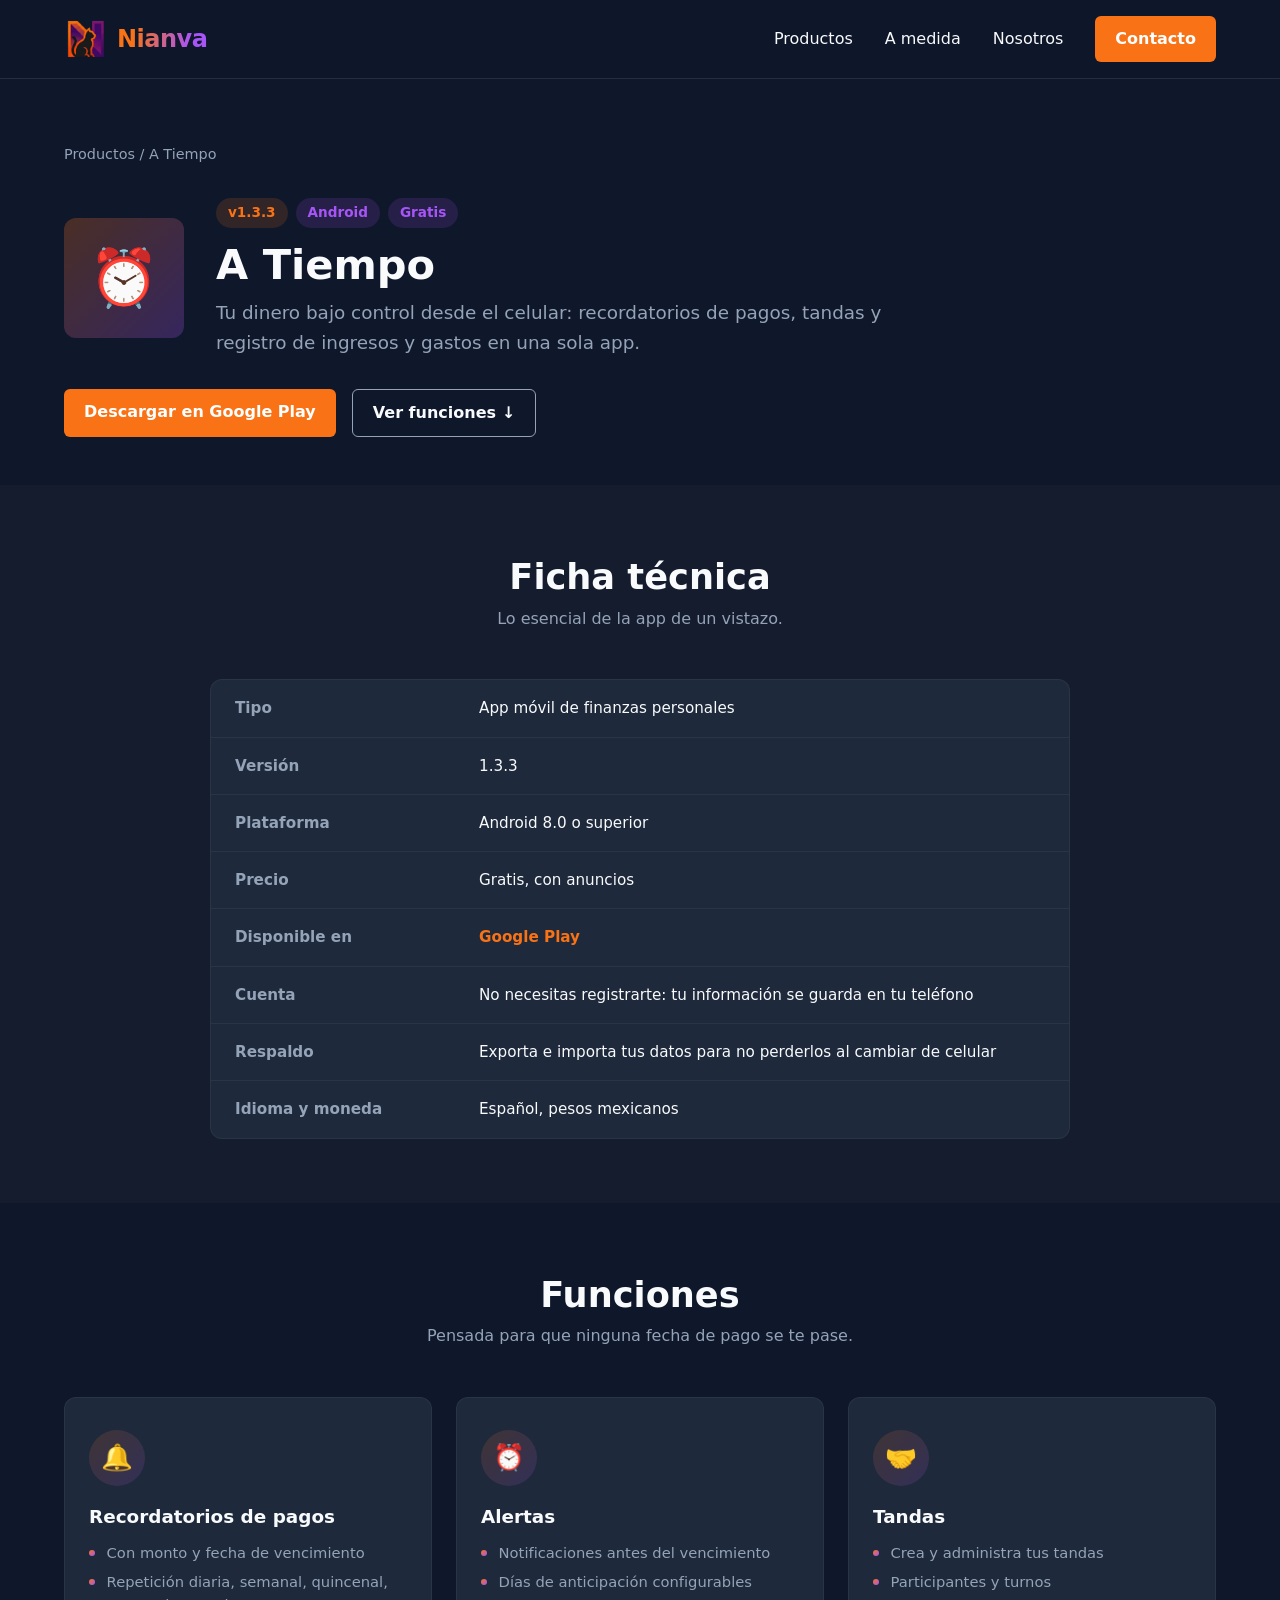
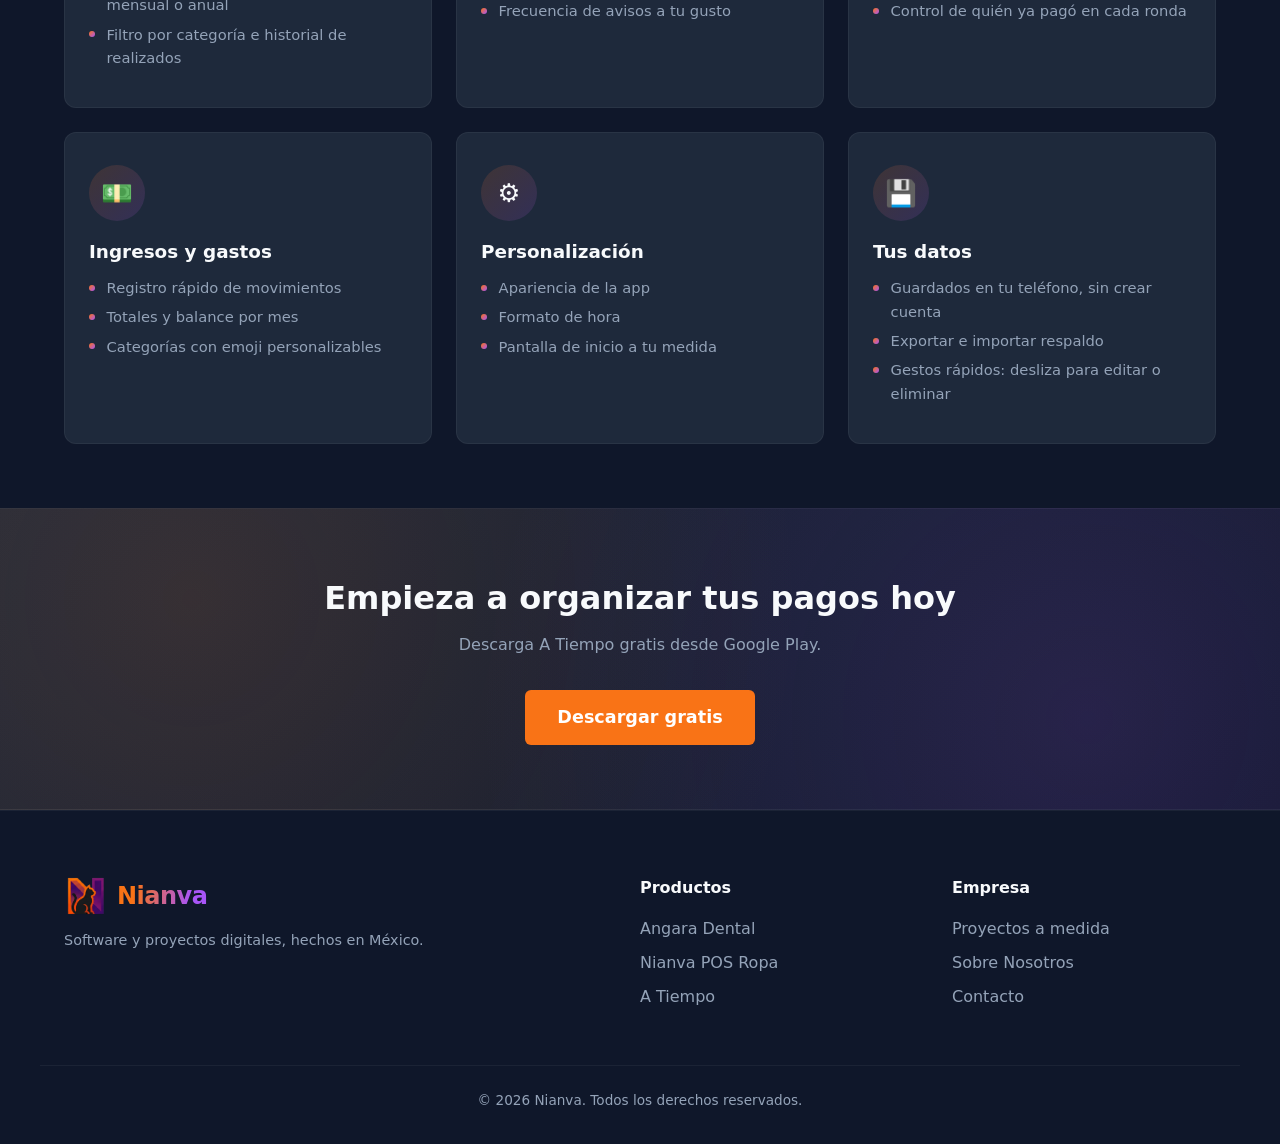
<file: public/productos/a-tiempo.html>
<!DOCTYPE html>
<html lang="es">
<head>
  <meta charset="UTF-8">
  <meta name="viewport" content="width=device-width, initial-scale=1.0">
  <title>A Tiempo | Nianva</title>
  <meta name="description" content="A Tiempo: app gratuita para Android que te recuerda tus pagos, organiza tus tandas y controla tus ingresos y gastos.">
  <link rel="icon" href="../assets/Logo_N_SF.webp" type="image/webp">
  <link rel="stylesheet" href="../styles.css">
</head>
<body>

  <header class="navbar">
    <div class="container nav-container">
      <a href="../index.html" class="brand" aria-label="Nianva, ir al inicio">
        <img src="../assets/Logo_N_SF.webp" alt="" class="brand-logo">
        <span class="brand-name">Nianva</span>
      </a>

      <button class="nav-toggle" id="navToggle" aria-label="Abrir menú" aria-expanded="false" aria-controls="navLinks">
        <span></span><span></span><span></span>
      </button>

      <nav>
        <ul class="nav-links" id="navLinks">
          <li><a href="../index.html#productos">Productos</a></li>
          <li><a href="../index.html#a-medida">A medida</a></li>
          <li><a href="../index.html#nosotros">Nosotros</a></li>
          <li><a href="../index.html#contacto" class="btn btn-primary" data-cotizar data-titulo="Contáctanos">Contacto</a></li>
        </ul>
      </nav>
    </div>
  </header>

  <!-- Encabezado del producto -->
  <section class="product-hero">
    <div class="container">
      <p class="breadcrumb">
        <a href="../index.html#productos">Productos</a> / A Tiempo
      </p>

      <div class="product-header">
        <div class="product-icon" aria-hidden="true">&#9200;</div>
        <div>
          <div class="product-badges">
            <span class="badge">v1.3.3</span>
            <span class="badge badge-purple">Android</span>
            <span class="badge badge-purple">Gratis</span>
          </div>
          <h1>A Tiempo</h1>
          <p class="product-tagline">
            Tu dinero bajo control desde el celular: recordatorios de pagos, tandas y registro de
            ingresos y gastos en una sola app.
          </p>
        </div>
      </div>

      <div class="hero-actions">
        <a href="https://play.google.com/store/apps/details?id=com.luvidcode.atiempo" class="btn btn-primary" target="_blank" rel="noopener">Descargar en Google Play</a>
        <a href="#funciones" class="btn btn-secondary">Ver funciones &darr;</a>
      </div>
    </div>
  </section>

  <!-- Ficha técnica -->
  <section id="ficha" class="product-section alt">
    <div class="container">
      <div class="section-title">
        <h2>Ficha técnica</h2>
        <p>Lo esencial de la app de un vistazo.</p>
      </div>

      <dl class="spec-table">
        <div class="spec-row">
          <dt>Tipo</dt>
          <dd>App móvil de finanzas personales</dd>
        </div>
        <div class="spec-row">
          <dt>Versión</dt>
          <dd>1.3.3</dd>
        </div>
        <div class="spec-row">
          <dt>Plataforma</dt>
          <dd>Android 8.0 o superior</dd>
        </div>
        <div class="spec-row">
          <dt>Precio</dt>
          <dd>Gratis, con anuncios</dd>
        </div>
        <div class="spec-row">
          <dt>Disponible en</dt>
          <dd><a href="https://play.google.com/store/apps/details?id=com.luvidcode.atiempo" class="card-link" target="_blank" rel="noopener">Google Play</a></dd>
        </div>
        <div class="spec-row">
          <dt>Cuenta</dt>
          <dd>No necesitas registrarte: tu información se guarda en tu teléfono</dd>
        </div>
        <div class="spec-row">
          <dt>Respaldo</dt>
          <dd>Exporta e importa tus datos para no perderlos al cambiar de celular</dd>
        </div>
        <div class="spec-row">
          <dt>Idioma y moneda</dt>
          <dd>Español, pesos mexicanos</dd>
        </div>
      </dl>
    </div>
  </section>

  <!-- Funciones -->
  <section id="funciones" class="product-section">
    <div class="container">
      <div class="section-title">
        <h2>Funciones</h2>
        <p>Pensada para que ninguna fecha de pago se te pase.</p>
      </div>

      <div class="grid-modules">
        <article class="solution-card module-card">
          <div class="solution-icon">&#128276;</div>
          <h3>Recordatorios de pagos</h3>
          <ul>
            <li>Con monto y fecha de vencimiento</li>
            <li>Repetición diaria, semanal, quincenal, mensual o anual</li>
            <li>Filtro por categoría e historial de realizados</li>
          </ul>
        </article>

        <article class="solution-card module-card">
          <div class="solution-icon">&#9200;</div>
          <h3>Alertas</h3>
          <ul>
            <li>Notificaciones antes del vencimiento</li>
            <li>Días de anticipación configurables</li>
            <li>Frecuencia de avisos a tu gusto</li>
          </ul>
        </article>

        <article class="solution-card module-card">
          <div class="solution-icon">&#129309;</div>
          <h3>Tandas</h3>
          <ul>
            <li>Crea y administra tus tandas</li>
            <li>Participantes y turnos</li>
            <li>Control de quién ya pagó en cada ronda</li>
          </ul>
        </article>

        <article class="solution-card module-card">
          <div class="solution-icon">&#128181;</div>
          <h3>Ingresos y gastos</h3>
          <ul>
            <li>Registro rápido de movimientos</li>
            <li>Totales y balance por mes</li>
            <li>Categorías con emoji personalizables</li>
          </ul>
        </article>

        <article class="solution-card module-card">
          <div class="solution-icon">&#9881;</div>
          <h3>Personalización</h3>
          <ul>
            <li>Apariencia de la app</li>
            <li>Formato de hora</li>
            <li>Pantalla de inicio a tu medida</li>
          </ul>
        </article>

        <article class="solution-card module-card">
          <div class="solution-icon">&#128190;</div>
          <h3>Tus datos</h3>
          <ul>
            <li>Guardados en tu teléfono, sin crear cuenta</li>
            <li>Exportar e importar respaldo</li>
            <li>Gestos rápidos: desliza para editar o eliminar</li>
          </ul>
        </article>
      </div>
    </div>
  </section>

  <section class="cta-banner">
    <div class="container cta-content">
      <h2>Empieza a organizar tus pagos hoy</h2>
      <p>Descarga A Tiempo gratis desde Google Play.</p>
      <a href="https://play.google.com/store/apps/details?id=com.luvidcode.atiempo" class="btn btn-primary btn-large" target="_blank" rel="noopener">Descargar gratis</a>
    </div>
  </section>

  <footer class="footer">
    <div class="container footer-grid">
      <div class="footer-col">
        <a href="../index.html" class="brand">
          <img src="../assets/Logo_N_SF.webp" alt="" class="brand-logo">
          <span class="brand-name">Nianva</span>
        </a>
        <p>Software y proyectos digitales, hechos en México.</p>
      </div>
      <div class="footer-col">
        <h4>Productos</h4>
        <ul>
          <li><a href="angara-dental.html">Angara Dental</a></li>
          <li><a href="nianva-pos-ropa.html">Nianva POS Ropa</a></li>
          <li><a href="a-tiempo.html">A Tiempo</a></li>
        </ul>
      </div>
      <div class="footer-col">
        <h4>Empresa</h4>
        <ul>
          <li><a href="../index.html#a-medida">Proyectos a medida</a></li>
          <li><a href="../index.html#nosotros">Sobre Nosotros</a></li>
          <li><a href="../index.html#contacto">Contacto</a></li>
        </ul>
      </div>
    </div>
    <div class="container footer-bottom">
      <p>&copy; <span id="anio"></span> Nianva. Todos los derechos reservados.</p>
    </div>
  </footer>

  <script src="../script.js"></script>
</body>
</html>
</file>
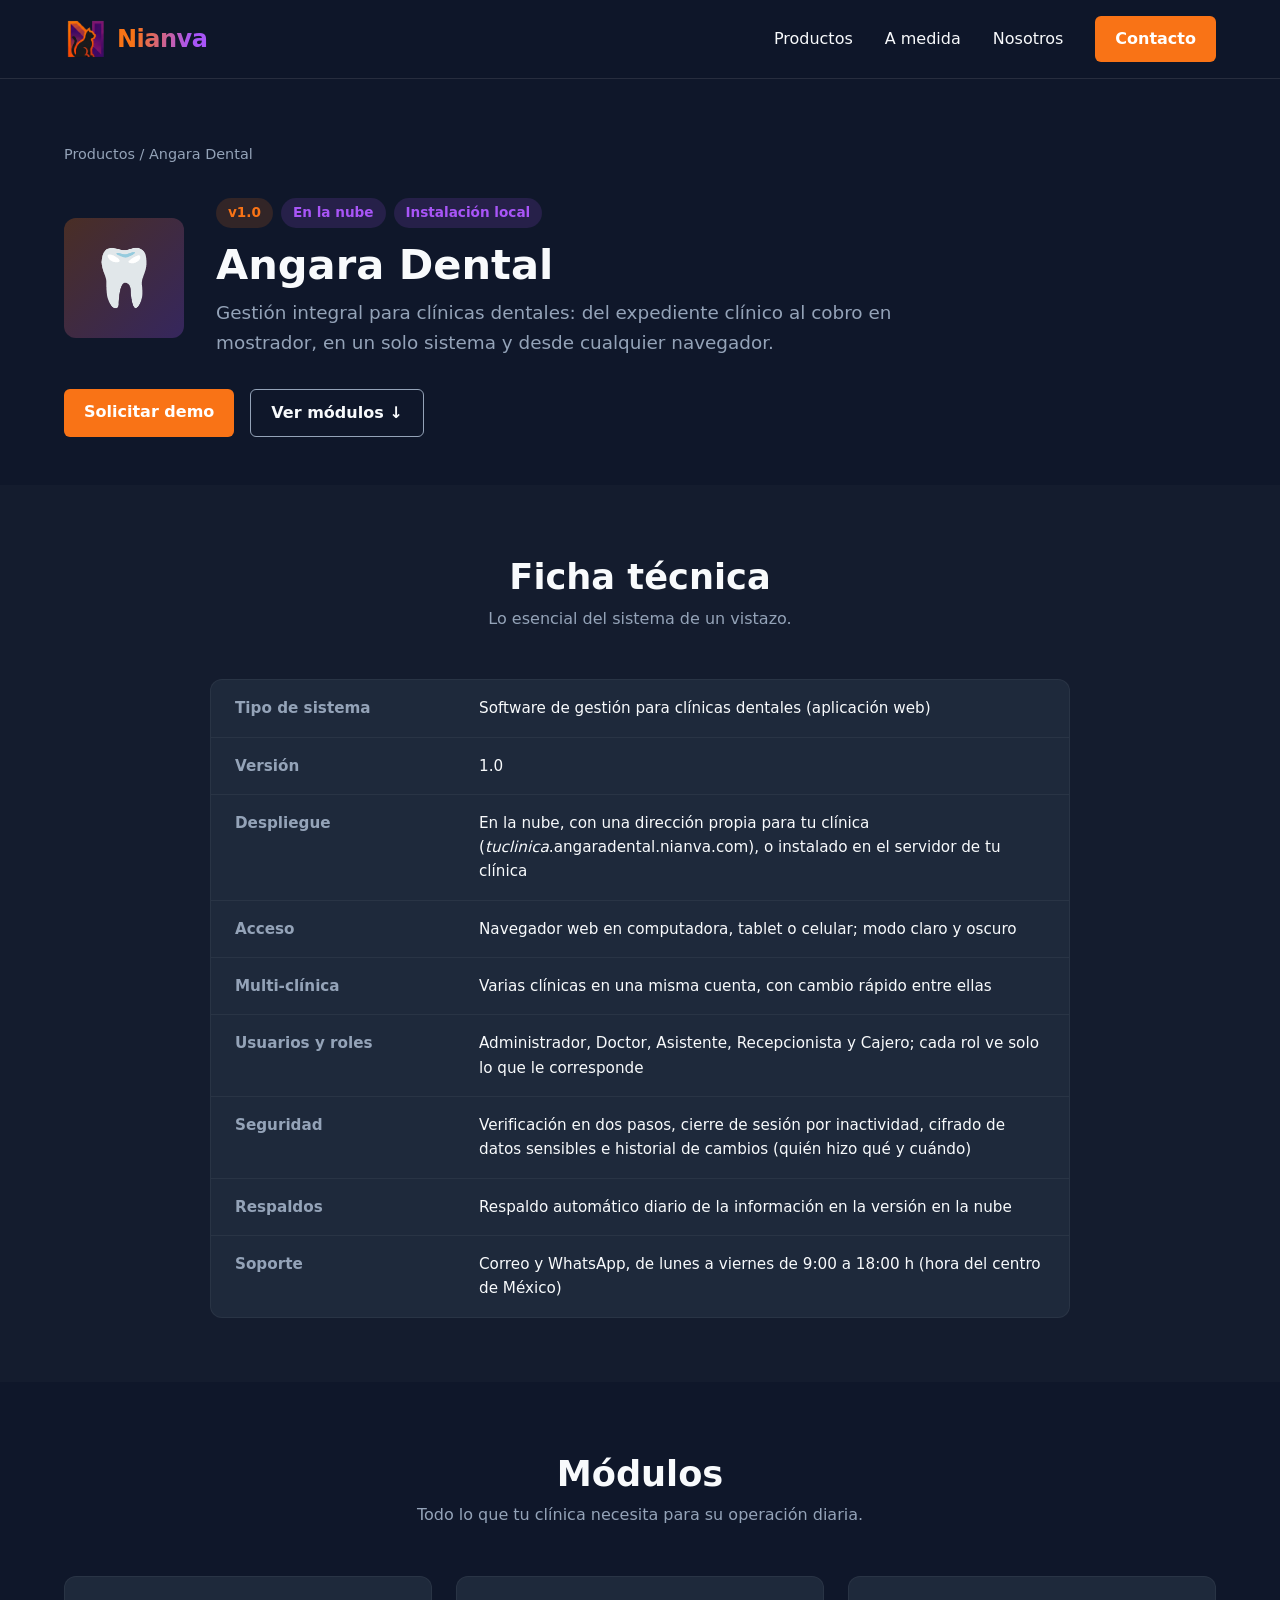
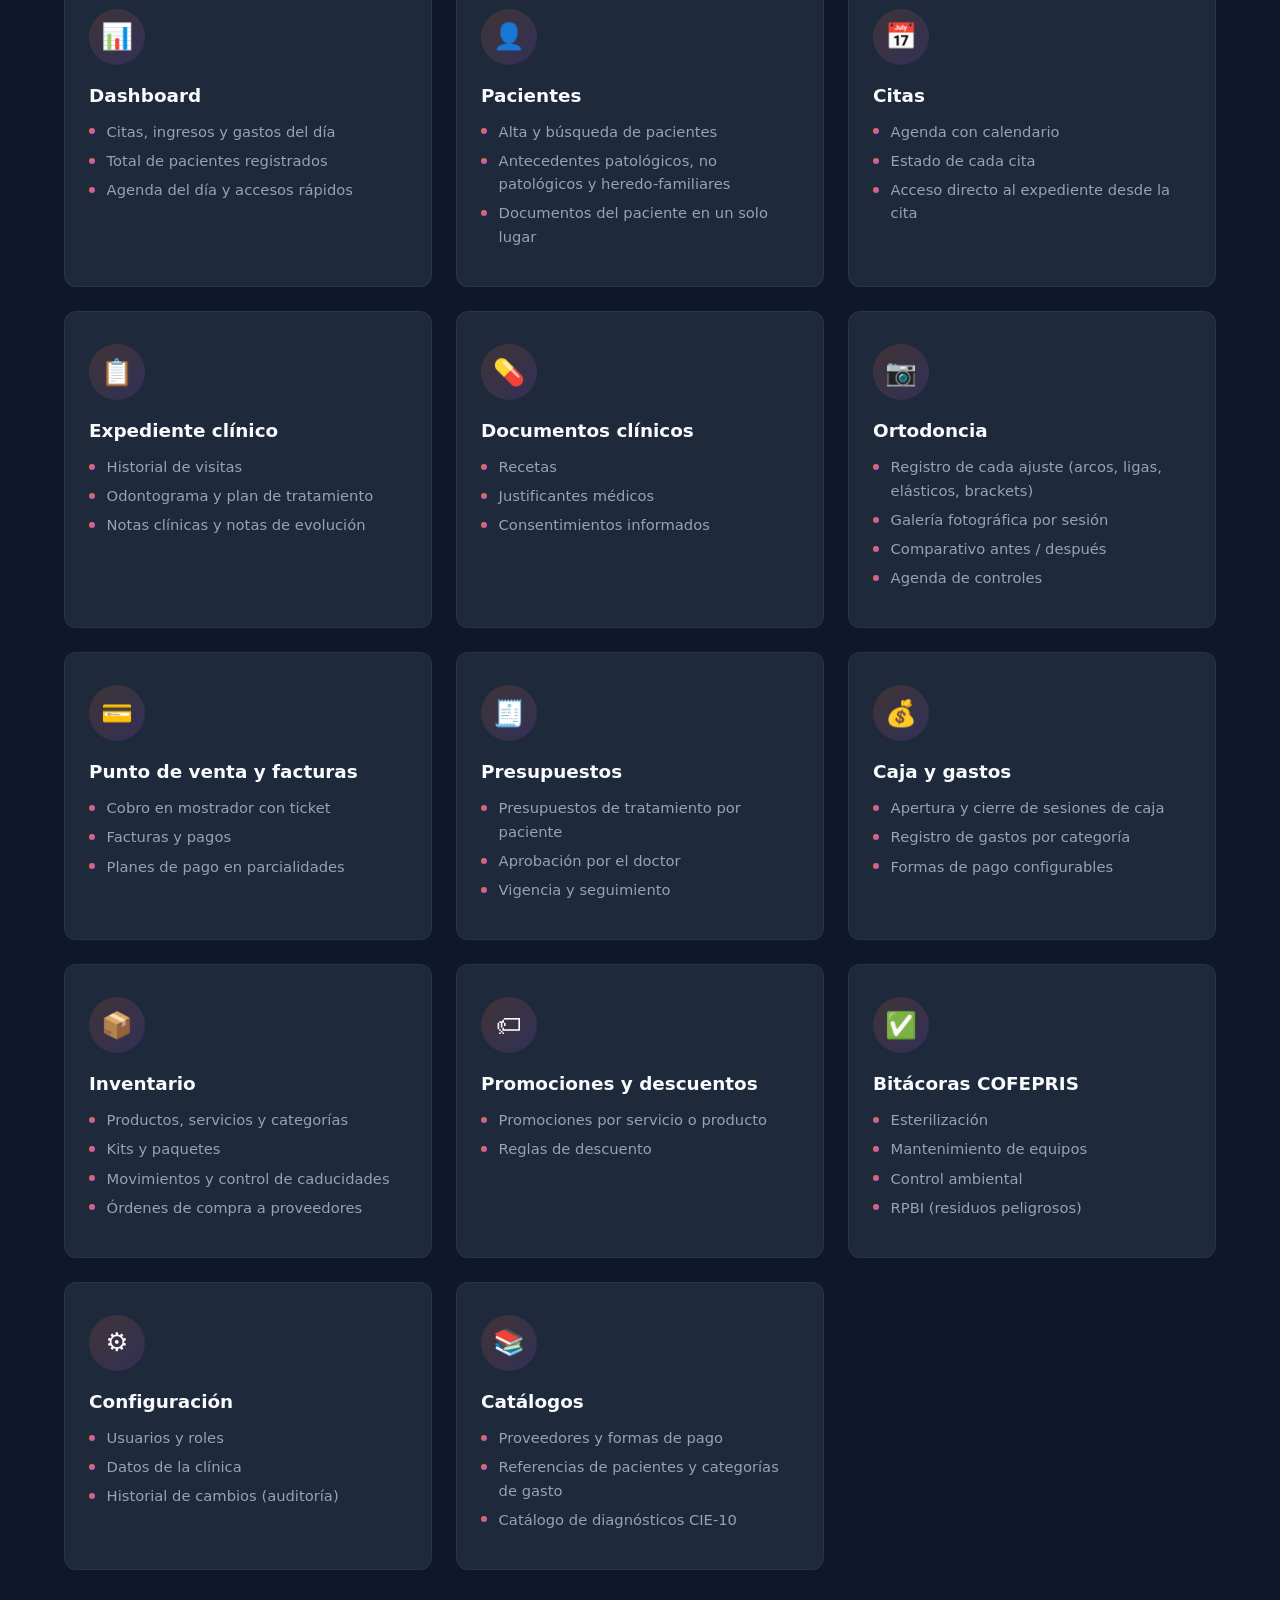
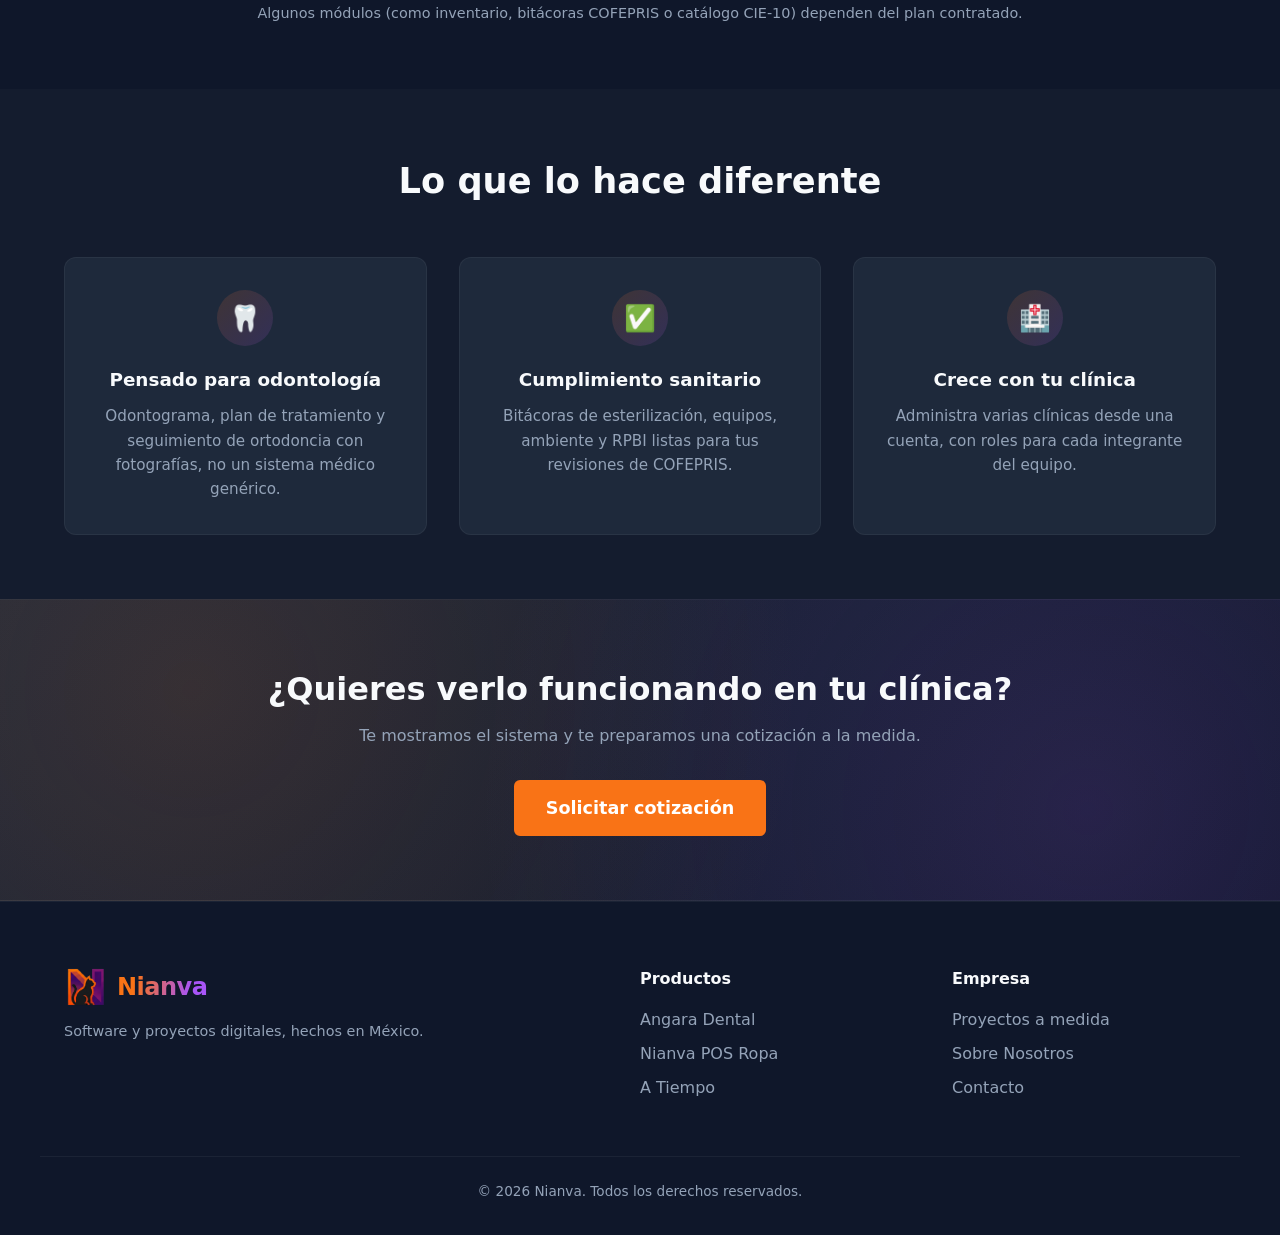
<file: public/productos/angara-dental.html>
<!DOCTYPE html>
<html lang="es">
<head>
  <meta charset="UTF-8">
  <meta name="viewport" content="width=device-width, initial-scale=1.0">
  <title>Angara Dental | Nianva</title>
  <meta name="description" content="Angara Dental: software de gestión para clínicas dentales. Pacientes, expediente con odontograma, citas, presupuestos, caja e inventario, en la nube o en tu servidor.">
  <link rel="icon" href="../assets/Logo_N_SF.webp" type="image/webp">
  <link rel="stylesheet" href="../styles.css">
</head>
<body>

  <header class="navbar">
    <div class="container nav-container">
      <a href="../index.html" class="brand" aria-label="Nianva, ir al inicio">
        <img src="../assets/Logo_N_SF.webp" alt="" class="brand-logo">
        <span class="brand-name">Nianva</span>
      </a>

      <button class="nav-toggle" id="navToggle" aria-label="Abrir menú" aria-expanded="false" aria-controls="navLinks">
        <span></span><span></span><span></span>
      </button>

      <nav>
        <ul class="nav-links" id="navLinks">
          <li><a href="../index.html#productos">Productos</a></li>
          <li><a href="../index.html#a-medida">A medida</a></li>
          <li><a href="../index.html#nosotros">Nosotros</a></li>
          <li><a href="../index.html#contacto" class="btn btn-primary" data-cotizar="Angara Dental" data-titulo="Contáctanos">Contacto</a></li>
        </ul>
      </nav>
    </div>
  </header>

  <!-- Encabezado del producto -->
  <section class="product-hero">
    <div class="container">
      <p class="breadcrumb">
        <a href="../index.html#productos">Productos</a> / Angara Dental
      </p>

      <div class="product-header">
        <div class="product-icon" aria-hidden="true">&#129463;</div>
        <div>
          <div class="product-badges">
            <span class="badge">v1.0</span>
            <span class="badge badge-purple">En la nube</span>
            <span class="badge badge-purple">Instalación local</span>
          </div>
          <h1>Angara Dental</h1>
          <p class="product-tagline">
            Gestión integral para clínicas dentales: del expediente clínico al cobro en mostrador,
            en un solo sistema y desde cualquier navegador.
          </p>
        </div>
      </div>

      <div class="hero-actions">
        <a href="../index.html#contacto" class="btn btn-primary" data-cotizar="Angara Dental" data-titulo="Solicitar demo de Angara Dental">Solicitar demo</a>
        <a href="#modulos" class="btn btn-secondary">Ver módulos &darr;</a>
      </div>
    </div>
  </section>

  <!-- Ficha técnica -->
  <section id="ficha" class="product-section alt">
    <div class="container">
      <div class="section-title">
        <h2>Ficha técnica</h2>
        <p>Lo esencial del sistema de un vistazo.</p>
      </div>

      <dl class="spec-table">
        <div class="spec-row">
          <dt>Tipo de sistema</dt>
          <dd>Software de gestión para clínicas dentales (aplicación web)</dd>
        </div>
        <div class="spec-row">
          <dt>Versión</dt>
          <dd>1.0</dd>
        </div>
        <div class="spec-row">
          <dt>Despliegue</dt>
          <dd>En la nube, con una dirección propia para tu clínica (<em>tuclinica</em>.angaradental.nianva.com),
            o instalado en el servidor de tu clínica</dd>
        </div>
        <div class="spec-row">
          <dt>Acceso</dt>
          <dd>Navegador web en computadora, tablet o celular; modo claro y oscuro</dd>
        </div>
        <div class="spec-row">
          <dt>Multi-clínica</dt>
          <dd>Varias clínicas en una misma cuenta, con cambio rápido entre ellas</dd>
        </div>
        <div class="spec-row">
          <dt>Usuarios y roles</dt>
          <dd>Administrador, Doctor, Asistente, Recepcionista y Cajero; cada rol ve solo lo que le corresponde</dd>
        </div>
        <div class="spec-row">
          <dt>Seguridad</dt>
          <dd>Verificación en dos pasos, cierre de sesión por inactividad, cifrado de datos sensibles
            e historial de cambios (quién hizo qué y cuándo)</dd>
        </div>
        <div class="spec-row">
          <dt>Respaldos</dt>
          <dd>Respaldo automático diario de la información en la versión en la nube</dd>
        </div>
        <div class="spec-row">
          <dt>Soporte</dt>
          <dd>Correo y WhatsApp, de lunes a viernes de 9:00 a 18:00 h (hora del centro de México)</dd>
        </div>
      </dl>
    </div>
  </section>

  <!-- Módulos -->
  <section id="modulos" class="product-section">
    <div class="container">
      <div class="section-title">
        <h2>Módulos</h2>
        <p>Todo lo que tu clínica necesita para su operación diaria.</p>
      </div>

      <div class="grid-modules">
        <article class="solution-card module-card">
          <div class="solution-icon">&#128202;</div>
          <h3>Dashboard</h3>
          <ul>
            <li>Citas, ingresos y gastos del día</li>
            <li>Total de pacientes registrados</li>
            <li>Agenda del día y accesos rápidos</li>
          </ul>
        </article>

        <article class="solution-card module-card">
          <div class="solution-icon">&#128100;</div>
          <h3>Pacientes</h3>
          <ul>
            <li>Alta y búsqueda de pacientes</li>
            <li>Antecedentes patológicos, no patológicos y heredo-familiares</li>
            <li>Documentos del paciente en un solo lugar</li>
          </ul>
        </article>

        <article class="solution-card module-card">
          <div class="solution-icon">&#128197;</div>
          <h3>Citas</h3>
          <ul>
            <li>Agenda con calendario</li>
            <li>Estado de cada cita</li>
            <li>Acceso directo al expediente desde la cita</li>
          </ul>
        </article>

        <article class="solution-card module-card">
          <div class="solution-icon">&#128203;</div>
          <h3>Expediente clínico</h3>
          <ul>
            <li>Historial de visitas</li>
            <li>Odontograma y plan de tratamiento</li>
            <li>Notas clínicas y notas de evolución</li>
          </ul>
        </article>

        <article class="solution-card module-card">
          <div class="solution-icon">&#128138;</div>
          <h3>Documentos clínicos</h3>
          <ul>
            <li>Recetas</li>
            <li>Justificantes médicos</li>
            <li>Consentimientos informados</li>
          </ul>
        </article>

        <article class="solution-card module-card">
          <div class="solution-icon">&#128247;</div>
          <h3>Ortodoncia</h3>
          <ul>
            <li>Registro de cada ajuste (arcos, ligas, elásticos, brackets)</li>
            <li>Galería fotográfica por sesión</li>
            <li>Comparativo antes / después</li>
            <li>Agenda de controles</li>
          </ul>
        </article>

        <article class="solution-card module-card">
          <div class="solution-icon">&#128179;</div>
          <h3>Punto de venta y facturas</h3>
          <ul>
            <li>Cobro en mostrador con ticket</li>
            <li>Facturas y pagos</li>
            <li>Planes de pago en parcialidades</li>
          </ul>
        </article>

        <article class="solution-card module-card">
          <div class="solution-icon">&#129534;</div>
          <h3>Presupuestos</h3>
          <ul>
            <li>Presupuestos de tratamiento por paciente</li>
            <li>Aprobación por el doctor</li>
            <li>Vigencia y seguimiento</li>
          </ul>
        </article>

        <article class="solution-card module-card">
          <div class="solution-icon">&#128176;</div>
          <h3>Caja y gastos</h3>
          <ul>
            <li>Apertura y cierre de sesiones de caja</li>
            <li>Registro de gastos por categoría</li>
            <li>Formas de pago configurables</li>
          </ul>
        </article>

        <article class="solution-card module-card">
          <div class="solution-icon">&#128230;</div>
          <h3>Inventario</h3>
          <ul>
            <li>Productos, servicios y categorías</li>
            <li>Kits y paquetes</li>
            <li>Movimientos y control de caducidades</li>
            <li>Órdenes de compra a proveedores</li>
          </ul>
        </article>

        <article class="solution-card module-card">
          <div class="solution-icon">&#127991;</div>
          <h3>Promociones y descuentos</h3>
          <ul>
            <li>Promociones por servicio o producto</li>
            <li>Reglas de descuento</li>
          </ul>
        </article>

        <article class="solution-card module-card">
          <div class="solution-icon">&#9989;</div>
          <h3>Bitácoras COFEPRIS</h3>
          <ul>
            <li>Esterilización</li>
            <li>Mantenimiento de equipos</li>
            <li>Control ambiental</li>
            <li>RPBI (residuos peligrosos)</li>
          </ul>
        </article>

        <article class="solution-card module-card">
          <div class="solution-icon">&#9881;</div>
          <h3>Configuración</h3>
          <ul>
            <li>Usuarios y roles</li>
            <li>Datos de la clínica</li>
            <li>Historial de cambios (auditoría)</li>
          </ul>
        </article>

        <article class="solution-card module-card">
          <div class="solution-icon">&#128218;</div>
          <h3>Catálogos</h3>
          <ul>
            <li>Proveedores y formas de pago</li>
            <li>Referencias de pacientes y categorías de gasto</li>
            <li>Catálogo de diagnósticos CIE-10</li>
          </ul>
        </article>
      </div>

      <p class="module-note">
        Algunos módulos (como inventario, bitácoras COFEPRIS o catálogo CIE-10) dependen del plan contratado.
      </p>
    </div>
  </section>

  <!-- Funcionalidades destacadas -->
  <section class="product-section alt">
    <div class="container">
      <div class="section-title">
        <h2>Lo que lo hace diferente</h2>
      </div>

      <div class="grid-solutions">
        <article class="solution-card">
          <div class="solution-icon">&#129463;</div>
          <h3>Pensado para odontología</h3>
          <p>Odontograma, plan de tratamiento y seguimiento de ortodoncia con fotografías, no un sistema médico genérico.</p>
        </article>

        <article class="solution-card">
          <div class="solution-icon">&#9989;</div>
          <h3>Cumplimiento sanitario</h3>
          <p>Bitácoras de esterilización, equipos, ambiente y RPBI listas para tus revisiones de COFEPRIS.</p>
        </article>

        <article class="solution-card">
          <div class="solution-icon">&#127973;</div>
          <h3>Crece con tu clínica</h3>
          <p>Administra varias clínicas desde una cuenta, con roles para cada integrante del equipo.</p>
        </article>
      </div>
    </div>
  </section>

  <section class="cta-banner">
    <div class="container cta-content">
      <h2>¿Quieres verlo funcionando en tu clínica?</h2>
      <p>Te mostramos el sistema y te preparamos una cotización a la medida.</p>
      <a href="../index.html#contacto" class="btn btn-primary btn-large" data-cotizar="Angara Dental" data-titulo="Cotizar Angara Dental">Solicitar cotización</a>
    </div>
  </section>

  <footer class="footer">
    <div class="container footer-grid">
      <div class="footer-col">
        <a href="../index.html" class="brand" aria-label="Nianva, ir al inicio">
          <img src="../assets/Logo_N_SF.webp" alt="" class="brand-logo">
          <span class="brand-name">Nianva</span>
        </a>
        <p>Software y proyectos digitales, hechos en México.</p>
      </div>
      <div class="footer-col">
        <h4>Productos</h4>
        <ul>
          <li><a href="angara-dental.html">Angara Dental</a></li>
          <li><a href="nianva-pos-ropa.html">Nianva POS Ropa</a></li>
          <li><a href="a-tiempo.html">A Tiempo</a></li>
        </ul>
      </div>
      <div class="footer-col">
        <h4>Empresa</h4>
        <ul>
          <li><a href="../index.html#a-medida">Proyectos a medida</a></li>
          <li><a href="../index.html#nosotros">Sobre Nosotros</a></li>
          <li><a href="../index.html#contacto">Contacto</a></li>
        </ul>
      </div>
    </div>
    <div class="container footer-bottom">
      <p>&copy; <span id="anio"></span> Nianva. Todos los derechos reservados.</p>
    </div>
  </footer>

  <script src="../script.js"></script>
</body>
</html>
</file>
<file: styles.css>
/* ==========================================================================
   VARIABLES DE ESTILO (Modifica aquí colores, fuentes y radios)
   ========================================================================== */
:root {
  --bg-primary: #0f172a;       /* Fondo oscuro estilo Midu.dev */
  --bg-card: #1e293b;          /* Fondo tarjetas */
  --text-main: #f8fafc;        /* Texto principal */
  --text-muted: #94a3b8;       /* Texto secundario */

  --accent-color: #f97316;     /* Naranja: tomado del trazo izquierdo del logo */
  --accent-hover: #ea580c;
  --brand-purple: #a855f7;     /* Morado: tomado del trazo derecho del logo */
  --brand-purple-dark: #7c3aed;

  --font-family: system-ui, -apple-system, BlinkMacSystemFont, 'Segoe UI', Roboto, sans-serif;
  --radius-sm: 6px;
  --radius-lg: 12px;
  --transition: all 0.25s ease-in-out;
}

/* ==========================================================================
   ESTILOS GENERALES
   ========================================================================== */
* {
  margin: 0;
  padding: 0;
  box-sizing: border-box;
}

html {
  scroll-behavior: smooth;
}

body {
  font-family: var(--font-family);
  background-color: var(--bg-primary);
  color: var(--text-main);
  line-height: 1.6;
}

/* Evita que el navbar sticky tape el título al navegar por anclas */
section[id] {
  scroll-margin-top: 80px;
}

.container {
  max-width: 1200px;
  margin: 0 auto;
  padding: 0 1.5rem;
}

a {
  color: inherit;
  text-decoration: none;
}

/* Foco visible para navegación con teclado */
a:focus-visible,
button:focus-visible,
summary:focus-visible {
  outline: 2px solid var(--brand-purple);
  outline-offset: 3px;
  border-radius: var(--radius-sm);
}

img {
  max-width: 100%;
}

/* Botones estilo Cloudflare/Adobe */
.btn {
  display: inline-block;
  padding: 0.65rem 1.25rem;
  font-weight: 600;
  border-radius: var(--radius-sm);
  transition: var(--transition);
  cursor: pointer;
  border: none;
  font-family: inherit;
  font-size: 1rem;
}

.btn-primary {
  background-color: var(--accent-color);
  color: #fff;
}

.btn-primary:hover {
  background-color: var(--accent-hover);
}

.btn-secondary {
  background-color: transparent;
  color: var(--text-main);
  border: 1px solid var(--text-muted);
}

.btn-secondary:hover {
  border-color: var(--text-main);
  background-color: rgba(255, 255, 255, 0.05);
}

.btn-large {
  padding: 0.85rem 2rem;
  font-size: 1.1rem;
}

.btn:disabled {
  opacity: 0.6;
  cursor: not-allowed;
}

/* ==========================================================================
   NAVBAR
   ========================================================================== */
.navbar {
  border-bottom: 1px solid rgba(255, 255, 255, 0.1);
  padding: 1rem 0;
  position: sticky;
  top: 0;
  background-color: rgba(15, 23, 42, 0.9);
  backdrop-filter: blur(8px);
  z-index: 100;
}

.nav-container {
  display: flex;
  justify-content: space-between;
  align-items: center;
}

/* Marca: logo + nombre en armonía con los colores del isotipo (naranja > morado) */
.brand {
  display: flex;
  align-items: center;
  gap: 0.6rem;
}

.brand-logo {
  height: 42px;
  width: auto;
  display: block;
}

.brand-name {
  font-size: 1.5rem;
  font-weight: 800;
  letter-spacing: -0.02em;
  background: linear-gradient(100deg, var(--accent-color) 20%, var(--brand-purple) 80%);
  -webkit-background-clip: text;
  background-clip: text;
  -webkit-text-fill-color: transparent;
}

.nav-links {
  display: flex;
  list-style: none;
  align-items: center;
  gap: 2rem;
}

.nav-links a:hover {
  color: var(--accent-color);
}

/* Botón hamburguesa (solo visible en móvil) */
.nav-toggle {
  display: none;
  flex-direction: column;
  justify-content: center;
  gap: 5px;
  width: 32px;
  height: 32px;
  background: transparent;
  border: none;
  cursor: pointer;
  padding: 0;
}

.nav-toggle span {
  display: block;
  height: 2px;
  width: 100%;
  background-color: var(--text-main);
  border-radius: 2px;
  transition: var(--transition);
}

.nav-toggle[aria-expanded="true"] span:nth-child(1) {
  transform: translateY(7px) rotate(45deg);
}

.nav-toggle[aria-expanded="true"] span:nth-child(2) {
  opacity: 0;
}

.nav-toggle[aria-expanded="true"] span:nth-child(3) {
  transform: translateY(-7px) rotate(-45deg);
}

/* ==========================================================================
   HERO SECTION
   ========================================================================== */
.hero {
  padding: 4rem 0 6rem;
  text-align: center;
}

.hero-content {
  max-width: 800px;
}

.badge {
  background-color: rgba(249, 115, 22, 0.15);
  color: var(--accent-color);
  padding: 0.25rem 0.75rem;
  border-radius: 20px;
  font-size: 0.85rem;
  font-weight: 600;
}

.hero h1 {
  font-size: 3rem;
  margin: 1.5rem 0 1rem;
  line-height: 1.2;
}

.hero p {
  color: var(--text-muted);
  font-size: 1.2rem;
  margin-bottom: 2rem;
}

.hero-actions {
  display: flex;
  flex-wrap: wrap;
  justify-content: center;
  gap: 1rem;
}

/* ==========================================================================
   HERO ANIMADO (aurora + cuadrícula + palabra rotativa)
   ========================================================================== */
/* El hero ocupa el alto de la pantalla menos el navbar, para que la atención no se reparta
   con la siguiente sección. --nav-h coincide con la altura real del navbar (logo + padding + borde). */
:root {
  --nav-h: 75px;
}

.hero {
  position: relative;
  overflow: hidden;
  isolation: isolate;
  min-height: calc(100vh - var(--nav-h));
  min-height: calc(100svh - var(--nav-h));
  display: flex;
  align-items: center;
  /* Halo de marca muy suave debajo de las partículas */
  background:
    radial-gradient(ellipse 60% 50% at 20% 25%, rgba(249, 115, 22, 0.10), transparent 70%),
    radial-gradient(ellipse 60% 50% at 80% 70%, rgba(168, 85, 247, 0.12), transparent 70%);
}

.hero-content {
  position: relative;
  z-index: 1;
  width: 100%;
}

.hero-bg {
  position: absolute;
  inset: 0;
  z-index: 0;
}

.hero-bg canvas {
  display: block;
  width: 100%;
  height: 100%;
  /* Las partículas se atenúan detrás del texto para no restarle legibilidad */
  -webkit-mask-image: radial-gradient(ellipse 42% 38% at 50% 48%, rgba(0, 0, 0, 0.25), #000 100%);
  mask-image: radial-gradient(ellipse 42% 38% at 50% 48%, rgba(0, 0, 0, 0.25), #000 100%);
}

/* Indicador para bajar a la siguiente sección */
.scroll-hint {
  position: absolute;
  left: 50%;
  bottom: 1.75rem;
  z-index: 1;
  width: 26px;
  height: 42px;
  margin-left: -13px;
  border: 2px solid rgba(148, 163, 184, 0.5);
  border-radius: 14px;
  transition: var(--transition);
}

.scroll-hint span {
  position: absolute;
  top: 8px;
  left: 50%;
  width: 4px;
  height: 8px;
  margin-left: -2px;
  border-radius: 2px;
  background: linear-gradient(var(--accent-color), var(--brand-purple));
  animation: scroll-dot 1.8s ease-in-out infinite;
}

.scroll-hint:hover {
  border-color: var(--text-main);
}

@keyframes scroll-dot {
  0%   { opacity: 0; transform: translateY(0); }
  30%  { opacity: 1; }
  100% { opacity: 0; transform: translateY(14px); }
}

/* Palabra rotativa del título (el ancho fijo lo calcula script.js con la palabra más larga) */
.rotator {
  display: inline-block;
  text-align: center;
  background: linear-gradient(100deg, var(--accent-color) 10%, var(--brand-purple) 90%);
  -webkit-background-clip: text;
  background-clip: text;
  -webkit-text-fill-color: transparent;
  transition: opacity 0.35s ease, transform 0.35s ease;
}

.rotator.is-out {
  opacity: 0;
  transform: translateY(-0.35em);
}

.rotator.is-in {
  opacity: 0;
  transform: translateY(0.35em);
  transition: none;
}

/* Entrada escalonada del hero al cargar */
.reveal-load {
  animation: fade-up 0.7s ease-out both;
}

.hero-content .reveal-load:nth-child(2) { animation-delay: 0.1s; }
.hero-content .reveal-load:nth-child(3) { animation-delay: 0.2s; }
.hero-content .reveal-load:nth-child(4) { animation-delay: 0.3s; }

@keyframes fade-up {
  from { opacity: 0; translate: 0 18px; }
  to   { opacity: 1; translate: none; }
}

/* Aparición al hacer scroll: solo se oculta si hay JS (clase .js en <html>).
   Usa la propiedad translate para no pisar el transform del hover de las tarjetas. */
.js .reveal {
  opacity: 0;
  translate: 0 18px;
  transition: opacity 0.6s ease, translate 0.6s ease,
              transform 0.25s ease-in-out, border-color 0.25s ease-in-out, box-shadow 0.25s ease-in-out;
}

.js .reveal.is-visible {
  opacity: 1;
  translate: none;
}

/* ==========================================================================
   PRODUCT GRID (Midu.dev / Adobe Cards)
   ========================================================================== */
.products-section {
  padding: 5rem 0;
}

.section-title {
  text-align: center;
  margin-bottom: 3rem;
}

.section-title h2 {
  font-size: 2.2rem;
}

.section-title p {
  color: var(--text-muted);
}

.grid-products {
  display: grid;
  grid-template-columns: repeat(auto-fit, minmax(min(300px, 100%), 1fr));
  gap: 2rem;
}

.card {
  display: flex;
  flex-direction: column;
}

.card-body {
  flex: 1;
  display: flex;
  flex-direction: column;
}

/* Las acciones quedan alineadas abajo aunque las descripciones tengan distinto largo */
.card-body .card-actions {
  margin-top: auto;
}

.section-cta {
  text-align: center;
  margin-top: 2.5rem;
}

.alt-bg {
  background-color: rgba(255, 255, 255, 0.02);
}

.card {
  background-color: var(--bg-card);
  border-radius: var(--radius-lg);
  overflow: hidden;
  border: 1px solid rgba(255, 255, 255, 0.05);
  transition: var(--transition);
}

.card:hover {
  transform: translateY(-5px);
  border-color: var(--brand-purple);
  box-shadow: 0 10px 30px rgba(0, 0, 0, 0.5);
}

.card-image {
  height: 180px;
  background-color: #334155;
  display: flex;
  align-items: center;
  justify-content: center;
  color: var(--text-muted);
}

/* Visual de producto con los colores del logo (en lugar de captura) */
.card-visual {
  font-size: 3.5rem;
  background: linear-gradient(135deg, rgba(249, 115, 22, 0.25), rgba(168, 85, 247, 0.25));
}

.card-body {
  padding: 1.5rem;
}

.card-tag {
  font-size: 0.75rem;
  color: var(--brand-purple);
  font-weight: 700;
  text-transform: uppercase;
}

.card-body h3 {
  margin: 0.5rem 0;
  font-size: 1.3rem;
}

.card-body p {
  color: var(--text-muted);
  font-size: 0.95rem;
  margin-bottom: 1.2rem;
}

.card-link {
  color: var(--accent-color);
  font-weight: 600;
}

.card-actions {
  display: flex;
  flex-wrap: wrap;
  align-items: center;
  gap: 1.25rem;
}

.card-link-muted {
  color: var(--text-muted);
  font-weight: 600;
  transition: var(--transition);
}

.card-link-muted:hover {
  color: var(--text-main);
}

/* ==========================================================================
   SOLUCIONES (grid de servicios con icono)
   ========================================================================== */
.solutions-section {
  padding: 5rem 0;
  background-color: rgba(255, 255, 255, 0.02);
}

.grid-solutions {
  display: grid;
  grid-template-columns: repeat(auto-fit, minmax(min(240px, 100%), 1fr));
  gap: 2rem;
}

.solution-card {
  padding: 2rem 1.5rem;
  background-color: var(--bg-card);
  border-radius: var(--radius-lg);
  border: 1px solid rgba(255, 255, 255, 0.05);
  text-align: center;
  transition: var(--transition);
}

.solution-card:hover {
  border-color: var(--accent-color);
  transform: translateY(-5px);
}

.solution-icon {
  width: 56px;
  height: 56px;
  margin: 0 auto 1.2rem;
  display: flex;
  align-items: center;
  justify-content: center;
  font-size: 1.6rem;
  border-radius: 50%;
  background: linear-gradient(135deg, rgba(249, 115, 22, 0.15), rgba(168, 85, 247, 0.15));
}

.solution-card h3 {
  margin-bottom: 0.6rem;
  font-size: 1.15rem;
}

.solution-card p {
  color: var(--text-muted);
  font-size: 0.95rem;
}

/* ==========================================================================
   NOSOTROS (texto + estadísticas)
   ========================================================================== */
.about-section {
  padding: 5rem 0;
}

.about-grid {
  display: grid;
  grid-template-columns: 1.1fr 0.9fr;
  gap: 3rem;
  align-items: center;
}

.about-title {
  text-align: left;
  margin-bottom: 1.5rem;
}

.about-text p {
  color: var(--text-muted);
  margin-bottom: 1rem;
}

.about-stats {
  display: grid;
  grid-template-columns: 1fr 1fr;
  gap: 1.25rem;
}

.stat-card {
  background-color: var(--bg-card);
  border: 1px solid rgba(255, 255, 255, 0.05);
  border-radius: var(--radius-lg);
  padding: 1.5rem;
  text-align: center;
}

.stat-number {
  display: block;
  font-size: 1.25rem;
  font-weight: 800;
  background: linear-gradient(100deg, var(--accent-color), var(--brand-purple));
  -webkit-background-clip: text;
  background-clip: text;
  -webkit-text-fill-color: transparent;
}

.stat-label {
  display: block;
  color: var(--text-muted);
  font-size: 0.85rem;
  margin-top: 0.4rem;
}

/* ==========================================================================
   CTA BANNER
   ========================================================================== */
.cta-banner {
  background:
    radial-gradient(circle at 15% 30%, rgba(249, 115, 22, 0.12), transparent 55%),
    radial-gradient(circle at 85% 70%, rgba(168, 85, 247, 0.14), transparent 55%),
    linear-gradient(135deg, #1e293b 0%, #0f172a 100%);
  border-top: 1px solid rgba(255, 255, 255, 0.05);
  border-bottom: 1px solid rgba(255, 255, 255, 0.05);
  padding: 4rem 0;
  text-align: center;
}

.cta-content h2 {
  font-size: 2rem;
  margin-bottom: 0.5rem;
}

.cta-content p {
  color: var(--text-muted);
  margin-bottom: 2rem;
}

/* ==========================================================================
   CONTACTO
   ========================================================================== */
.contact-section {
  padding: 5rem 0;
}

.contact-grid {
  display: grid;
  grid-template-columns: 0.8fr 1.2fr;
  gap: 3rem;
}

.contact-info {
  display: flex;
  flex-direction: column;
  gap: 1.75rem;
}

.contact-item {
  display: flex;
  align-items: flex-start;
  gap: 1rem;
}

.contact-icon {
  width: 44px;
  height: 44px;
  flex-shrink: 0;
  display: flex;
  align-items: center;
  justify-content: center;
  font-size: 1.2rem;
  border-radius: 50%;
  background: linear-gradient(135deg, rgba(249, 115, 22, 0.15), rgba(168, 85, 247, 0.15));
}

.contact-item h4 {
  font-size: 1rem;
  margin-bottom: 0.2rem;
}

.contact-item p {
  color: var(--text-muted);
  font-size: 0.95rem;
}

.contact-item a:hover {
  color: var(--accent-color);
}

.contact-form {
  background-color: var(--bg-card);
  border: 1px solid rgba(255, 255, 255, 0.05);
  border-radius: var(--radius-lg);
  padding: 2rem;
}

.form-group {
  margin-bottom: 1.25rem;
}

.form-group label {
  display: block;
  font-size: 0.9rem;
  font-weight: 600;
  margin-bottom: 0.4rem;
  color: var(--text-muted);
}

.form-group input,
.form-group select,
.form-group textarea {
  width: 100%;
  padding: 0.7rem 0.9rem;
  background-color: var(--bg-primary);
  border: 1px solid rgba(255, 255, 255, 0.1);
  border-radius: var(--radius-sm);
  color: var(--text-main);
  font-family: inherit;
  font-size: 0.95rem;
  resize: vertical;
  transition: var(--transition);
}

.form-group input:focus,
.form-group select:focus,
.form-group textarea:focus {
  outline: none;
  border-color: var(--brand-purple);
  box-shadow: 0 0 0 3px rgba(168, 85, 247, 0.25);
}

.form-group .optional {
  font-weight: 400;
  opacity: 0.8;
}

.form-row {
  display: grid;
  grid-template-columns: 1fr 1fr;
  gap: 1rem;
}

.form-submit {
  width: 100%;
}

.form-success {
  display: none;
  margin-top: 1rem;
  color: var(--accent-color);
  font-size: 0.9rem;
  text-align: center;
}

.form-success.visible {
  display: block;
}

/* ==========================================================================
   FOOTER
   ========================================================================== */
.footer {
  padding: 4rem 0 2rem;
  border-top: 1px solid rgba(255, 255, 255, 0.05);
}

.footer-grid {
  display: grid;
  grid-template-columns: 2fr 1fr 1fr;
  gap: 3rem;
  margin-bottom: 3rem;
}

.footer-col .brand {
  margin-bottom: 0.75rem;
}

.footer-col p {
  color: var(--text-muted);
  font-size: 0.9rem;
}

.footer-col h4 {
  margin-bottom: 1rem;
}

.footer-col ul {
  list-style: none;
}

.footer-col li {
  margin-bottom: 0.5rem;
}

.footer-col a {
  color: var(--text-muted);
  transition: var(--transition);
}

.footer-col a:hover {
  color: var(--text-main);
}

.footer-bottom {
  text-align: center;
  color: var(--text-muted);
  font-size: 0.85rem;
  border-top: 1px solid rgba(255, 255, 255, 0.05);
  padding-top: 1.5rem;
}

/* ==========================================================================
   DETALLE DE PRODUCTO (productos/*.html)
   ========================================================================== */
.product-hero {
  padding: 4rem 0 3rem;
}

.breadcrumb {
  font-size: 0.9rem;
  color: var(--text-muted);
  margin-bottom: 2rem;
}

.breadcrumb a:hover {
  color: var(--accent-color);
}

.product-header {
  display: flex;
  align-items: center;
  gap: 2rem;
}

.product-icon {
  width: 120px;
  height: 120px;
  flex-shrink: 0;
  display: flex;
  align-items: center;
  justify-content: center;
  font-size: 3.5rem;
  border-radius: var(--radius-lg);
  background: linear-gradient(135deg, rgba(249, 115, 22, 0.25), rgba(168, 85, 247, 0.25));
}

.product-header h1 {
  font-size: 2.6rem;
  line-height: 1.2;
  margin-bottom: 0.5rem;
}

.product-badges {
  display: flex;
  flex-wrap: wrap;
  gap: 0.5rem;
  margin-bottom: 0.75rem;
}

.badge-purple {
  background-color: rgba(168, 85, 247, 0.15);
  color: var(--brand-purple);
}

.product-tagline {
  color: var(--text-muted);
  font-size: 1.15rem;
  max-width: 680px;
}

.product-hero .hero-actions {
  justify-content: flex-start;
  margin-top: 2rem;
}

.product-section {
  padding: 4rem 0;
}

.product-section.alt {
  background-color: rgba(255, 255, 255, 0.02);
}

/* Ficha técnica */
.spec-table {
  max-width: 860px;
  margin: 0 auto;
  background-color: var(--bg-card);
  border: 1px solid rgba(255, 255, 255, 0.05);
  border-radius: var(--radius-lg);
  overflow: hidden;
}

.spec-row {
  display: grid;
  grid-template-columns: 220px 1fr;
  gap: 1.5rem;
  padding: 1rem 1.5rem;
  border-bottom: 1px solid rgba(255, 255, 255, 0.05);
}

.spec-row:last-child {
  border-bottom: none;
}

.spec-row dt {
  color: var(--text-muted);
  font-weight: 600;
  font-size: 0.95rem;
}

.spec-row dd {
  font-size: 0.95rem;
}

/* Módulos */
.grid-modules {
  display: grid;
  grid-template-columns: repeat(auto-fill, minmax(min(280px, 100%), 1fr));
  gap: 1.5rem;
}

.module-card {
  text-align: left;
}

/* 8 servicios: 4 columnas en escritorio, 2 en tablet, 1 en celular */
.grid-services {
  grid-template-columns: repeat(auto-fill, minmax(min(250px, 100%), 1fr));
}

.module-card .solution-icon {
  margin: 0 0 1rem;
}

.module-card ul {
  list-style: none;
  color: var(--text-muted);
  font-size: 0.92rem;
}

.module-card li {
  position: relative;
  padding-left: 1.1rem;
  margin-bottom: 0.35rem;
}

.module-card li::before {
  content: "";
  position: absolute;
  left: 0;
  top: 0.6em;
  width: 6px;
  height: 6px;
  border-radius: 50%;
  background: linear-gradient(135deg, var(--accent-color), var(--brand-purple));
}

.module-note {
  text-align: center;
  color: var(--text-muted);
  font-size: 0.9rem;
  margin-top: 2rem;
}

.module-card .badge {
  display: inline-block;
  margin-bottom: 0.75rem;
  font-size: 0.75rem;
}

.badge-muted {
  background-color: rgba(148, 163, 184, 0.15);
  color: var(--text-muted);
}

/* Módulos adicionales (compactos) */
.grid-addons {
  display: grid;
  grid-template-columns: repeat(auto-fill, minmax(min(260px, 100%), 1fr));
  gap: 1rem;
}

.addon-card {
  display: flex;
  align-items: flex-start;
  gap: 0.9rem;
  padding: 1.1rem 1.25rem;
  background-color: var(--bg-card);
  border: 1px dashed rgba(255, 255, 255, 0.12);
  border-radius: var(--radius-lg);
}

.addon-card .contact-icon {
  width: 40px;
  height: 40px;
  font-size: 1.1rem;
}

.addon-card h3 {
  font-size: 1rem;
  margin-bottom: 0.15rem;
}

.addon-card p {
  color: var(--text-muted);
  font-size: 0.88rem;
}

/* ==========================================================================
   MODAL DE COTIZACIÓN (se inyecta desde script.js)
   ========================================================================== */
html.modal-open {
  overflow: hidden;
}

.modal {
  width: min(560px, calc(100% - 2rem));
  max-height: calc(100dvh - 2rem);
  margin: auto;
  padding: 0;
  border: 1px solid rgba(255, 255, 255, 0.1);
  border-radius: var(--radius-lg);
  background-color: var(--bg-card);
  color: var(--text-main);
  box-shadow: 0 25px 60px rgba(0, 0, 0, 0.6);
  overflow-y: auto;
}

.modal::backdrop {
  background-color: rgba(2, 6, 23, 0.75);
  backdrop-filter: blur(4px);
}

.modal[open] {
  animation: modal-in 0.2s ease-out;
}

@keyframes modal-in {
  from { opacity: 0; transform: translateY(12px) scale(0.98); }
  to   { opacity: 1; transform: none; }
}

.modal-content {
  padding: 1.75rem;
}

.modal-header {
  display: flex;
  align-items: flex-start;
  justify-content: space-between;
  gap: 1rem;
  margin-bottom: 0.4rem;
}

.modal-header h2 {
  font-size: 1.4rem;
  line-height: 1.3;
}

.modal-close {
  flex-shrink: 0;
  width: 36px;
  height: 36px;
  border: none;
  border-radius: 50%;
  background-color: rgba(255, 255, 255, 0.06);
  color: var(--text-main);
  font-size: 1.4rem;
  line-height: 1;
  cursor: pointer;
  transition: var(--transition);
}

.modal-close:hover {
  background-color: rgba(255, 255, 255, 0.12);
}

.modal-subtitle {
  color: var(--text-muted);
  font-size: 0.95rem;
  margin-bottom: 1.5rem;
}

.modal .form-group input,
.modal .form-group select,
.modal .form-group textarea {
  background-color: var(--bg-primary);
}

.modal-alt {
  margin-top: 1rem;
  text-align: center;
  color: var(--text-muted);
  font-size: 0.9rem;
}

.modal-alt a {
  color: var(--accent-color);
  font-weight: 600;
}

.modal-success {
  text-align: center;
  padding: 1rem 0 0.5rem;
}

.modal-success-icon {
  width: 64px;
  height: 64px;
  margin: 0 auto 1rem;
  display: flex;
  align-items: center;
  justify-content: center;
  font-size: 1.8rem;
  border-radius: 50%;
  background: linear-gradient(135deg, rgba(249, 115, 22, 0.25), rgba(168, 85, 247, 0.25));
}

.modal-success h3 {
  margin-bottom: 0.4rem;
}

.modal-success p {
  color: var(--text-muted);
  margin-bottom: 1.5rem;
}

/* ==========================================================================
   RESPONSIVE
   ========================================================================== */
@media (max-width: 900px) {
  .about-grid,
  .contact-grid {
    grid-template-columns: 1fr;
  }
}

@media (max-width: 768px) {
  .container { padding: 0 1rem; }

  .hero { padding: 3.5rem 0 5rem; }
  .hero h1 { font-size: 2rem; }
  .hero p { font-size: 1.05rem; }

  .products-section,
  .solutions-section,
  .about-section,
  .contact-section,
  .product-section { padding: 3.5rem 0; }

  .cta-banner { padding: 3rem 0; }
  .cta-content h2 { font-size: 1.5rem; }

  .section-title { margin-bottom: 2rem; }
  .section-title h2 { font-size: 1.75rem; }

  .grid-products,
  .grid-solutions { gap: 1.25rem; }

  .contact-form { padding: 1.25rem; }

  .footer { padding: 3rem 0 1.5rem; }
  .footer-grid {
    grid-template-columns: 1fr 1fr;
    gap: 2rem;
  }
  .footer-grid .footer-col:first-child { grid-column: 1 / -1; }

  .product-hero { padding: 2.5rem 0 2rem; }
  .product-tagline { font-size: 1.05rem; }

  .product-header {
    flex-direction: column;
    align-items: flex-start;
    gap: 1.25rem;
  }

  .product-icon {
    width: 88px;
    height: 88px;
    font-size: 2.6rem;
  }

  .product-header h1 { font-size: 2rem; }

  .spec-row {
    grid-template-columns: 1fr;
    gap: 0.25rem;
  }

  .nav-toggle {
    display: flex;
  }

  .nav-links {
    position: absolute;
    top: 100%;
    left: 0;
    right: 0;
    flex-direction: column;
    align-items: flex-start;
    gap: 0;
    background-color: var(--bg-primary);
    border-bottom: 1px solid rgba(255, 255, 255, 0.1);
    max-height: 0;
    overflow: hidden;
    visibility: hidden;   /* evita que los enlaces ocultos reciban foco con Tab */
    transition: max-height 0.25s ease-in-out, visibility 0s linear 0.25s;
  }

  .nav-links.open {
    max-height: 320px;
    visibility: visible;
    transition: max-height 0.25s ease-in-out;
  }

  .nav-links li {
    width: 100%;
    padding: 0 1rem;
  }

  .nav-links li a {
    display: block;
    padding: 0.9rem 0;
    width: 100%;
  }

  .nav-links li:last-child {
    padding: 1rem 1rem 1.25rem;
  }

  .nav-links .btn {
    display: inline-block;
    width: 100%;
    text-align: center;
  }
}

@media (max-width: 480px) {
  :root { --nav-h: 69px; }

  .brand-logo { height: 36px; }
  .brand-name { font-size: 1.3rem; }

  .hero h1 { font-size: 1.75rem; }

  /* Botones principales a ancho completo: más fáciles de tocar */
  .hero-actions .btn,
  .cta-content .btn {
    width: 100%;
    text-align: center;
  }

  .btn-large { padding: 0.8rem 1.25rem; font-size: 1rem; }

  .about-stats { gap: 0.75rem; }
  .stat-card { padding: 1rem 0.75rem; }
  .stat-number { font-size: 1.05rem; }

  .form-row { grid-template-columns: 1fr; gap: 0; }

  .modal-content { padding: 1.25rem; }
  .modal-header h2 { font-size: 1.2rem; }
}

@media (prefers-reduced-motion: reduce) {
  html { scroll-behavior: auto; }

  *,
  *::before,
  *::after {
    animation: none !important;
    transition: none !important;
  }

  .card:hover,
  .solution-card:hover {
    transform: none;
  }

  .js .reveal {
    opacity: 1;
    translate: none;
  }
}
</file>
<file: public/styles.css>
/* ==========================================================================
   VARIABLES DE ESTILO (Modifica aquí colores, fuentes y radios)
   ========================================================================== */
:root {
  --bg-primary: #0f172a;       /* Fondo oscuro estilo Midu.dev */
  --bg-card: #1e293b;          /* Fondo tarjetas */
  --text-main: #f8fafc;        /* Texto principal */
  --text-muted: #94a3b8;       /* Texto secundario */

  --accent-color: #f97316;     /* Naranja: tomado del trazo izquierdo del logo */
  --accent-hover: #ea580c;
  --brand-purple: #a855f7;     /* Morado: tomado del trazo derecho del logo */
  --brand-purple-dark: #7c3aed;

  --font-family: system-ui, -apple-system, BlinkMacSystemFont, 'Segoe UI', Roboto, sans-serif;
  --radius-sm: 6px;
  --radius-lg: 12px;
  --transition: all 0.25s ease-in-out;
}

/* ==========================================================================
   ESTILOS GENERALES
   ========================================================================== */
* {
  margin: 0;
  padding: 0;
  box-sizing: border-box;
}

html {
  scroll-behavior: smooth;
}

body {
  font-family: var(--font-family);
  background-color: var(--bg-primary);
  color: var(--text-main);
  line-height: 1.6;
}

/* Evita que el navbar sticky tape el título al navegar por anclas */
section[id] {
  scroll-margin-top: 80px;
}

.container {
  max-width: 1200px;
  margin: 0 auto;
  padding: 0 1.5rem;
}

a {
  color: inherit;
  text-decoration: none;
}

/* Foco visible para navegación con teclado */
a:focus-visible,
button:focus-visible,
summary:focus-visible {
  outline: 2px solid var(--brand-purple);
  outline-offset: 3px;
  border-radius: var(--radius-sm);
}

img {
  max-width: 100%;
}

/* Botones estilo Cloudflare/Adobe */
.btn {
  display: inline-block;
  padding: 0.65rem 1.25rem;
  font-weight: 600;
  border-radius: var(--radius-sm);
  transition: var(--transition);
  cursor: pointer;
  border: none;
  font-family: inherit;
  font-size: 1rem;
}

.btn-primary {
  background-color: var(--accent-color);
  color: #fff;
}

.btn-primary:hover {
  background-color: var(--accent-hover);
}

.btn-secondary {
  background-color: transparent;
  color: var(--text-main);
  border: 1px solid var(--text-muted);
}

.btn-secondary:hover {
  border-color: var(--text-main);
  background-color: rgba(255, 255, 255, 0.05);
}

.btn-large {
  padding: 0.85rem 2rem;
  font-size: 1.1rem;
}

.btn:disabled {
  opacity: 0.6;
  cursor: not-allowed;
}

/* ==========================================================================
   NAVBAR
   ========================================================================== */
.navbar {
  border-bottom: 1px solid rgba(255, 255, 255, 0.1);
  padding: 1rem 0;
  position: sticky;
  top: 0;
  background-color: rgba(15, 23, 42, 0.9);
  backdrop-filter: blur(8px);
  z-index: 100;
}

.nav-container {
  display: flex;
  justify-content: space-between;
  align-items: center;
}

/* Marca: logo + nombre en armonía con los colores del isotipo (naranja > morado) */
.brand {
  display: flex;
  align-items: center;
  gap: 0.6rem;
}

.brand-logo {
  height: 42px;
  width: auto;
  display: block;
}

.brand-name {
  font-size: 1.5rem;
  font-weight: 800;
  letter-spacing: -0.02em;
  background: linear-gradient(100deg, var(--accent-color) 20%, var(--brand-purple) 80%);
  -webkit-background-clip: text;
  background-clip: text;
  -webkit-text-fill-color: transparent;
}

.nav-links {
  display: flex;
  list-style: none;
  align-items: center;
  gap: 2rem;
}

.nav-links a:hover {
  color: var(--accent-color);
}

/* Botón hamburguesa (solo visible en móvil) */
.nav-toggle {
  display: none;
  flex-direction: column;
  justify-content: center;
  gap: 5px;
  width: 32px;
  height: 32px;
  background: transparent;
  border: none;
  cursor: pointer;
  padding: 0;
}

.nav-toggle span {
  display: block;
  height: 2px;
  width: 100%;
  background-color: var(--text-main);
  border-radius: 2px;
  transition: var(--transition);
}

.nav-toggle[aria-expanded="true"] span:nth-child(1) {
  transform: translateY(7px) rotate(45deg);
}

.nav-toggle[aria-expanded="true"] span:nth-child(2) {
  opacity: 0;
}

.nav-toggle[aria-expanded="true"] span:nth-child(3) {
  transform: translateY(-7px) rotate(-45deg);
}

/* ==========================================================================
   HERO SECTION
   ========================================================================== */
.hero {
  padding: 4rem 0 6rem;
  text-align: center;
}

.hero-content {
  max-width: 800px;
}

.badge {
  background-color: rgba(249, 115, 22, 0.15);
  color: var(--accent-color);
  padding: 0.25rem 0.75rem;
  border-radius: 20px;
  font-size: 0.85rem;
  font-weight: 600;
}

.hero h1 {
  font-size: 3rem;
  margin: 1.5rem 0 1rem;
  line-height: 1.2;
}

.hero p {
  color: var(--text-muted);
  font-size: 1.2rem;
  margin-bottom: 2rem;
}

.hero-actions {
  display: flex;
  flex-wrap: wrap;
  justify-content: center;
  gap: 1rem;
}

/* ==========================================================================
   HERO ANIMADO (aurora + cuadrícula + palabra rotativa)
   ========================================================================== */
/* El hero ocupa el alto de la pantalla menos el navbar, para que la atención no se reparta
   con la siguiente sección. --nav-h coincide con la altura real del navbar (logo + padding + borde). */
:root {
  --nav-h: 75px;
}

.hero {
  position: relative;
  overflow: hidden;
  isolation: isolate;
  min-height: calc(100vh - var(--nav-h));
  min-height: calc(100svh - var(--nav-h));
  display: flex;
  align-items: center;
  /* Halo de marca muy suave debajo de las partículas */
  background:
    radial-gradient(ellipse 60% 50% at 20% 25%, rgba(249, 115, 22, 0.10), transparent 70%),
    radial-gradient(ellipse 60% 50% at 80% 70%, rgba(168, 85, 247, 0.12), transparent 70%);
}

.hero-content {
  position: relative;
  z-index: 1;
  width: 100%;
}

.hero-bg {
  position: absolute;
  inset: 0;
  z-index: 0;
}

.hero-bg canvas {
  display: block;
  width: 100%;
  height: 100%;
  /* Las partículas se atenúan detrás del texto para no restarle legibilidad */
  -webkit-mask-image: radial-gradient(ellipse 42% 38% at 50% 48%, rgba(0, 0, 0, 0.25), #000 100%);
  mask-image: radial-gradient(ellipse 42% 38% at 50% 48%, rgba(0, 0, 0, 0.25), #000 100%);
}

/* Indicador para bajar a la siguiente sección */
.scroll-hint {
  position: absolute;
  left: 50%;
  bottom: 1.75rem;
  z-index: 1;
  width: 26px;
  height: 42px;
  margin-left: -13px;
  border: 2px solid rgba(148, 163, 184, 0.5);
  border-radius: 14px;
  transition: var(--transition);
}

.scroll-hint span {
  position: absolute;
  top: 8px;
  left: 50%;
  width: 4px;
  height: 8px;
  margin-left: -2px;
  border-radius: 2px;
  background: linear-gradient(var(--accent-color), var(--brand-purple));
  animation: scroll-dot 1.8s ease-in-out infinite;
}

.scroll-hint:hover {
  border-color: var(--text-main);
}

@keyframes scroll-dot {
  0%   { opacity: 0; transform: translateY(0); }
  30%  { opacity: 1; }
  100% { opacity: 0; transform: translateY(14px); }
}

/* Palabra rotativa del título (el ancho fijo lo calcula script.js con la palabra más larga) */
.rotator {
  display: inline-block;
  text-align: center;
  background: linear-gradient(100deg, var(--accent-color) 10%, var(--brand-purple) 90%);
  -webkit-background-clip: text;
  background-clip: text;
  -webkit-text-fill-color: transparent;
  transition: opacity 0.35s ease, transform 0.35s ease;
}

.rotator.is-out {
  opacity: 0;
  transform: translateY(-0.35em);
}

.rotator.is-in {
  opacity: 0;
  transform: translateY(0.35em);
  transition: none;
}

/* Entrada escalonada del hero al cargar */
.reveal-load {
  animation: fade-up 0.7s ease-out both;
}

.hero-content .reveal-load:nth-child(2) { animation-delay: 0.1s; }
.hero-content .reveal-load:nth-child(3) { animation-delay: 0.2s; }
.hero-content .reveal-load:nth-child(4) { animation-delay: 0.3s; }

@keyframes fade-up {
  from { opacity: 0; translate: 0 18px; }
  to   { opacity: 1; translate: none; }
}

/* Aparición al hacer scroll: solo se oculta si hay JS (clase .js en <html>).
   Usa la propiedad translate para no pisar el transform del hover de las tarjetas. */
.js .reveal {
  opacity: 0;
  translate: 0 18px;
  transition: opacity 0.6s ease, translate 0.6s ease,
              transform 0.25s ease-in-out, border-color 0.25s ease-in-out, box-shadow 0.25s ease-in-out;
}

.js .reveal.is-visible {
  opacity: 1;
  translate: none;
}

/* ==========================================================================
   PRODUCT GRID (Midu.dev / Adobe Cards)
   ========================================================================== */
.products-section {
  padding: 5rem 0;
}

.section-title {
  text-align: center;
  margin-bottom: 3rem;
}

.section-title h2 {
  font-size: 2.2rem;
}

.section-title p {
  color: var(--text-muted);
}

.grid-products {
  display: grid;
  grid-template-columns: repeat(auto-fit, minmax(min(300px, 100%), 1fr));
  gap: 2rem;
}

.card {
  display: flex;
  flex-direction: column;
}

.card-body {
  flex: 1;
  display: flex;
  flex-direction: column;
}

/* Las acciones quedan alineadas abajo aunque las descripciones tengan distinto largo */
.card-body .card-actions {
  margin-top: auto;
}

.section-cta {
  text-align: center;
  margin-top: 2.5rem;
}

.alt-bg {
  background-color: rgba(255, 255, 255, 0.02);
}

.card {
  background-color: var(--bg-card);
  border-radius: var(--radius-lg);
  overflow: hidden;
  border: 1px solid rgba(255, 255, 255, 0.05);
  transition: var(--transition);
}

.card:hover {
  transform: translateY(-5px);
  border-color: var(--brand-purple);
  box-shadow: 0 10px 30px rgba(0, 0, 0, 0.5);
}

.card-image {
  height: 180px;
  background-color: #334155;
  display: flex;
  align-items: center;
  justify-content: center;
  color: var(--text-muted);
}

/* Visual de producto con los colores del logo (en lugar de captura) */
.card-visual {
  font-size: 3.5rem;
  background: linear-gradient(135deg, rgba(249, 115, 22, 0.25), rgba(168, 85, 247, 0.25));
}

/* Variante con foto real: llena el área de la tarjeta enfocando el mostrador (lado derecho de la foto) */
.card-photo {
  overflow: hidden;
}

.card-photo img {
  width: 100%;
  height: 100%;
  object-fit: cover;
  object-position: 68% center;
  transition: transform 0.4s ease;
}

.card:hover .card-photo img {
  transform: scale(1.05);
}

.card-body {
  padding: 1.5rem;
}

.card-tag {
  font-size: 0.75rem;
  color: var(--brand-purple);
  font-weight: 700;
  text-transform: uppercase;
}

.card-body h3 {
  margin: 0.5rem 0;
  font-size: 1.3rem;
}

.card-body p {
  color: var(--text-muted);
  font-size: 0.95rem;
  margin-bottom: 1.2rem;
}

.card-link {
  color: var(--accent-color);
  font-weight: 600;
}

.card-actions {
  display: flex;
  flex-wrap: wrap;
  align-items: center;
  gap: 1.25rem;
}

.card-link-muted {
  color: var(--text-muted);
  font-weight: 600;
  transition: var(--transition);
}

.card-link-muted:hover {
  color: var(--text-main);
}

/* ==========================================================================
   SOLUCIONES (grid de servicios con icono)
   ========================================================================== */
.solutions-section {
  padding: 5rem 0;
  background-color: rgba(255, 255, 255, 0.02);
}

.grid-solutions {
  display: grid;
  grid-template-columns: repeat(auto-fit, minmax(min(240px, 100%), 1fr));
  gap: 2rem;
}

.solution-card {
  padding: 2rem 1.5rem;
  background-color: var(--bg-card);
  border-radius: var(--radius-lg);
  border: 1px solid rgba(255, 255, 255, 0.05);
  text-align: center;
  transition: var(--transition);
}

.solution-card:hover {
  border-color: var(--accent-color);
  transform: translateY(-5px);
}

.solution-icon {
  width: 56px;
  height: 56px;
  margin: 0 auto 1.2rem;
  display: flex;
  align-items: center;
  justify-content: center;
  font-size: 1.6rem;
  border-radius: 50%;
  background: linear-gradient(135deg, rgba(249, 115, 22, 0.15), rgba(168, 85, 247, 0.15));
}

.solution-card h3 {
  margin-bottom: 0.6rem;
  font-size: 1.15rem;
}

.solution-card p {
  color: var(--text-muted);
  font-size: 0.95rem;
}

/* ==========================================================================
   NOSOTROS (texto + estadísticas)
   ========================================================================== */
.about-section {
  padding: 5rem 0;
}

.about-grid {
  display: grid;
  grid-template-columns: 1.1fr 0.9fr;
  gap: 3rem;
  align-items: center;
}

.about-title {
  text-align: left;
  margin-bottom: 1.5rem;
}

.about-text p {
  color: var(--text-muted);
  margin-bottom: 1rem;
}

.about-stats {
  display: grid;
  grid-template-columns: 1fr 1fr;
  gap: 1.25rem;
}

.stat-card {
  background-color: var(--bg-card);
  border: 1px solid rgba(255, 255, 255, 0.05);
  border-radius: var(--radius-lg);
  padding: 1.5rem;
  text-align: center;
}

.stat-number {
  display: block;
  font-size: 1.25rem;
  font-weight: 800;
  background: linear-gradient(100deg, var(--accent-color), var(--brand-purple));
  -webkit-background-clip: text;
  background-clip: text;
  -webkit-text-fill-color: transparent;
}

.stat-label {
  display: block;
  color: var(--text-muted);
  font-size: 0.85rem;
  margin-top: 0.4rem;
}

/* ==========================================================================
   CTA BANNER
   ========================================================================== */
.cta-banner {
  background:
    radial-gradient(circle at 15% 30%, rgba(249, 115, 22, 0.12), transparent 55%),
    radial-gradient(circle at 85% 70%, rgba(168, 85, 247, 0.14), transparent 55%),
    linear-gradient(135deg, #1e293b 0%, #0f172a 100%);
  border-top: 1px solid rgba(255, 255, 255, 0.05);
  border-bottom: 1px solid rgba(255, 255, 255, 0.05);
  padding: 4rem 0;
  text-align: center;
}

.cta-content h2 {
  font-size: 2rem;
  margin-bottom: 0.5rem;
}

.cta-content p {
  color: var(--text-muted);
  margin-bottom: 2rem;
}

/* ==========================================================================
   CONTACTO
   ========================================================================== */
.contact-section {
  padding: 5rem 0;
}

.contact-grid {
  display: grid;
  grid-template-columns: 0.8fr 1.2fr;
  gap: 3rem;
}

.contact-info {
  display: flex;
  flex-direction: column;
  gap: 1.75rem;
}

.contact-item {
  display: flex;
  align-items: flex-start;
  gap: 1rem;
}

.contact-icon {
  width: 44px;
  height: 44px;
  flex-shrink: 0;
  display: flex;
  align-items: center;
  justify-content: center;
  font-size: 1.2rem;
  border-radius: 50%;
  background: linear-gradient(135deg, rgba(249, 115, 22, 0.15), rgba(168, 85, 247, 0.15));
}

.contact-item h4 {
  font-size: 1rem;
  margin-bottom: 0.2rem;
}

.contact-item p {
  color: var(--text-muted);
  font-size: 0.95rem;
}

.contact-item a:hover {
  color: var(--accent-color);
}

.contact-form {
  background-color: var(--bg-card);
  border: 1px solid rgba(255, 255, 255, 0.05);
  border-radius: var(--radius-lg);
  padding: 2rem;
}

.form-group {
  margin-bottom: 1.25rem;
}

.form-group label {
  display: block;
  font-size: 0.9rem;
  font-weight: 600;
  margin-bottom: 0.4rem;
  color: var(--text-muted);
}

.form-group input,
.form-group select,
.form-group textarea {
  width: 100%;
  padding: 0.7rem 0.9rem;
  background-color: var(--bg-primary);
  border: 1px solid rgba(255, 255, 255, 0.1);
  border-radius: var(--radius-sm);
  color: var(--text-main);
  font-family: inherit;
  font-size: 0.95rem;
  resize: vertical;
  transition: var(--transition);
}

.form-group input:focus,
.form-group select:focus,
.form-group textarea:focus {
  outline: none;
  border-color: var(--brand-purple);
  box-shadow: 0 0 0 3px rgba(168, 85, 247, 0.25);
}

.form-group .optional {
  font-weight: 400;
  opacity: 0.8;
}

.form-row {
  display: grid;
  grid-template-columns: 1fr 1fr;
  gap: 1rem;
}

.form-submit {
  width: 100%;
}

.form-success {
  display: none;
  margin-top: 1rem;
  color: var(--accent-color);
  font-size: 0.9rem;
  text-align: center;
}

.form-success.visible {
  display: block;
}

.form-error {
  margin-top: 1rem;
  padding: 0.75rem 1rem;
  border: 1px solid rgba(248, 113, 113, 0.35);
  border-radius: var(--radius-sm);
  background-color: rgba(248, 113, 113, 0.1);
  color: #fca5a5;
  font-size: 0.9rem;
  text-align: center;
}

.form-error a {
  color: var(--text-main);
  font-weight: 600;
  text-decoration: underline;
}

/* Campo trampa anti-spam: invisible para personas, los bots lo llenan */
.form-trampa {
  position: absolute;
  left: -10000px;
  width: 1px;
  height: 1px;
  overflow: hidden;
}

/* ==========================================================================
   FOOTER
   ========================================================================== */
.footer {
  padding: 4rem 0 2rem;
  border-top: 1px solid rgba(255, 255, 255, 0.05);
}

.footer-grid {
  display: grid;
  grid-template-columns: 2fr 1fr 1fr;
  gap: 3rem;
  margin-bottom: 3rem;
}

.footer-col .brand {
  margin-bottom: 0.75rem;
}

.footer-col p {
  color: var(--text-muted);
  font-size: 0.9rem;
}

.footer-col h4 {
  margin-bottom: 1rem;
}

.footer-col ul {
  list-style: none;
}

.footer-col li {
  margin-bottom: 0.5rem;
}

.footer-col a {
  color: var(--text-muted);
  transition: var(--transition);
}

.footer-col a:hover {
  color: var(--text-main);
}

.footer-bottom {
  text-align: center;
  color: var(--text-muted);
  font-size: 0.85rem;
  border-top: 1px solid rgba(255, 255, 255, 0.05);
  padding-top: 1.5rem;
}

/* ==========================================================================
   DETALLE DE PRODUCTO (productos/*.html)
   ========================================================================== */
.product-hero {
  padding: 4rem 0 3rem;
}

.breadcrumb {
  font-size: 0.9rem;
  color: var(--text-muted);
  margin-bottom: 2rem;
}

.breadcrumb a:hover {
  color: var(--accent-color);
}

.product-header {
  display: flex;
  align-items: center;
  gap: 2rem;
}

.product-icon {
  width: 120px;
  height: 120px;
  flex-shrink: 0;
  display: flex;
  align-items: center;
  justify-content: center;
  font-size: 3.5rem;
  border-radius: var(--radius-lg);
  background: linear-gradient(135deg, rgba(249, 115, 22, 0.25), rgba(168, 85, 247, 0.25));
}

.product-header h1 {
  font-size: 2.6rem;
  line-height: 1.2;
  margin-bottom: 0.5rem;
}

.product-badges {
  display: flex;
  flex-wrap: wrap;
  gap: 0.5rem;
  margin-bottom: 0.75rem;
}

.badge-purple {
  background-color: rgba(168, 85, 247, 0.15);
  color: var(--brand-purple);
}

.product-tagline {
  color: var(--text-muted);
  font-size: 1.15rem;
  max-width: 680px;
}

.product-hero .hero-actions {
  justify-content: flex-start;
  margin-top: 2rem;
}

.product-section {
  padding: 4rem 0;
}

.product-section.alt {
  background-color: rgba(255, 255, 255, 0.02);
}

/* Variante del encabezado con foto de fondo (.product-cover + img.cover-img).
   Degradado oscuro a la izquierda para leer el texto y transparente a la derecha para lucir la foto. */
.product-cover {
  position: relative;
  isolation: isolate;
  overflow: hidden;
  display: flex;
  align-items: center;
  min-height: calc(100vh - var(--nav-h));
  min-height: calc(100svh - var(--nav-h));
  padding: 3rem 0 4rem;
}

.cover-img {
  position: absolute;
  inset: 0;
  z-index: -2;
  width: 100%;
  height: 100%;
  object-fit: cover;
  object-position: 70% center;
}

.product-cover::before {
  content: "";
  position: absolute;
  inset: 0;
  z-index: -1;
  background:
    linear-gradient(to bottom, transparent 75%, var(--bg-primary) 100%),
    linear-gradient(90deg,
      rgba(15, 23, 42, 0.97) 0%,
      rgba(15, 23, 42, 0.9) 35%,
      rgba(15, 23, 42, 0.55) 60%,
      rgba(15, 23, 42, 0.15) 100%);
}

.cover-content {
  width: 100%;
}

.cover-content > * {
  max-width: 620px;
}

.product-cover .product-badges {
  margin-bottom: 1.25rem;
}

.cover-eyebrow {
  margin-bottom: 0.4rem;
  color: var(--accent-color);
  font-size: 0.85rem;
  font-weight: 700;
  letter-spacing: 0.08em;
  text-transform: uppercase;
}

.product-cover h1 {
  font-size: 3.2rem;
  line-height: 1.1;
  margin-bottom: 1rem;
}

.product-cover .product-tagline {
  color: #cbd5e1;
}

.cover-points {
  list-style: none;
  margin-top: 1.5rem;
  display: grid;
  gap: 0.7rem;
}

.cover-points li {
  position: relative;
  padding-left: 2rem;
  color: #cbd5e1;
}

.cover-points li strong {
  color: var(--text-main);
}

.cover-points li::before {
  content: "\2713";
  position: absolute;
  left: 0;
  top: 0.1em;
  width: 1.35rem;
  height: 1.35rem;
  display: flex;
  align-items: center;
  justify-content: center;
  border-radius: 50%;
  background: linear-gradient(135deg, var(--accent-color), var(--brand-purple));
  color: #fff;
  font-size: 0.75rem;
  font-weight: 700;
}

.cover-note {
  margin-top: 1.25rem;
  color: var(--text-muted);
  font-size: 0.85rem;
}

/* Ficha técnica */
.spec-table {
  max-width: 860px;
  margin: 0 auto;
  background-color: var(--bg-card);
  border: 1px solid rgba(255, 255, 255, 0.05);
  border-radius: var(--radius-lg);
  overflow: hidden;
}

.spec-row {
  display: grid;
  grid-template-columns: 220px 1fr;
  gap: 1.5rem;
  padding: 1rem 1.5rem;
  border-bottom: 1px solid rgba(255, 255, 255, 0.05);
}

.spec-row:last-child {
  border-bottom: none;
}

.spec-row dt {
  color: var(--text-muted);
  font-weight: 600;
  font-size: 0.95rem;
}

.spec-row dd {
  font-size: 0.95rem;
}

/* Módulos */
.grid-modules {
  display: grid;
  grid-template-columns: repeat(auto-fill, minmax(min(280px, 100%), 1fr));
  gap: 1.5rem;
}

.module-card {
  text-align: left;
}

/* 8 servicios: 4 columnas en escritorio, 2 en tablet, 1 en celular */
.grid-services {
  grid-template-columns: repeat(auto-fill, minmax(min(250px, 100%), 1fr));
}

.module-card .solution-icon {
  margin: 0 0 1rem;
}

.module-card ul {
  list-style: none;
  color: var(--text-muted);
  font-size: 0.92rem;
}

.module-card li {
  position: relative;
  padding-left: 1.1rem;
  margin-bottom: 0.35rem;
}

.module-card li::before {
  content: "";
  position: absolute;
  left: 0;
  top: 0.6em;
  width: 6px;
  height: 6px;
  border-radius: 50%;
  background: linear-gradient(135deg, var(--accent-color), var(--brand-purple));
}

.module-note {
  text-align: center;
  color: var(--text-muted);
  font-size: 0.9rem;
  margin-top: 2rem;
}

.module-card .badge {
  display: inline-block;
  margin-bottom: 0.75rem;
  font-size: 0.75rem;
}

.badge-muted {
  background-color: rgba(148, 163, 184, 0.15);
  color: var(--text-muted);
}

/* Módulos adicionales (compactos) */
.grid-addons {
  display: grid;
  grid-template-columns: repeat(auto-fill, minmax(min(260px, 100%), 1fr));
  gap: 1rem;
}

.addon-card {
  display: flex;
  align-items: flex-start;
  gap: 0.9rem;
  padding: 1.1rem 1.25rem;
  background-color: var(--bg-card);
  border: 1px dashed rgba(255, 255, 255, 0.12);
  border-radius: var(--radius-lg);
}

.addon-card .contact-icon {
  width: 40px;
  height: 40px;
  font-size: 1.1rem;
}

.addon-card h3 {
  font-size: 1rem;
  margin-bottom: 0.15rem;
}

.addon-card p {
  color: var(--text-muted);
  font-size: 0.88rem;
}

/* ==========================================================================
   GALERÍA DE CAPTURAS (carrusel + vista ampliada; lógica en script.js)
   Sin JS sigue funcionando: el carrusel se desliza con el dedo / scroll horizontal.
   ========================================================================== */
.gallery {
  position: relative;
  max-width: 980px;
  margin: 0 auto;
}

.gallery-viewport {
  overflow-x: auto;
  scroll-snap-type: x mandatory;
  scroll-behavior: smooth;
  scrollbar-width: none;
  border-radius: var(--radius-lg);
}

.gallery-viewport::-webkit-scrollbar {
  display: none;
}

.gallery-viewport:focus-visible {
  outline: 2px solid var(--brand-purple);
  outline-offset: 4px;
}

.gallery-track {
  display: flex;
  list-style: none;
}

.gallery-slide {
  flex: 0 0 100%;
  scroll-snap-align: center;
  padding: 0 0.25rem 0.75rem;
}

/* Marco tipo ventana de navegador para que se lea como captura del sistema */
.gallery-frame {
  display: block;
  width: 100%;
  padding: 28px 0 0;
  border: 1px solid rgba(255, 255, 255, 0.1);
  border-radius: var(--radius-lg);
  background-color: var(--bg-card);
  background-image:
    radial-gradient(circle at 16px 14px, #f87171 4px, transparent 5px),
    radial-gradient(circle at 32px 14px, #fbbf24 4px, transparent 5px),
    radial-gradient(circle at 48px 14px, #34d399 4px, transparent 5px);
  background-repeat: no-repeat;
  overflow: hidden;
  cursor: zoom-in;
  box-shadow: 0 8px 22px rgba(0, 0, 0, 0.35);
  transition: var(--transition);
}

.gallery-frame:hover {
  border-color: var(--brand-purple);
}

.gallery-frame img {
  display: block;
  width: 100%;
  height: auto;
}

.gallery-slide figcaption {
  max-width: 640px;
  margin: 1.25rem auto 0;
  text-align: center;
  color: var(--text-muted);
  font-size: 0.95rem;
}

.gallery-slide figcaption strong {
  display: block;
  color: var(--text-main);
  font-size: 1.1rem;
  margin-bottom: 0.2rem;
}

.gallery-nav {
  position: absolute;
  top: calc(50% - 3rem);
  width: 44px;
  height: 44px;
  border: 1px solid rgba(255, 255, 255, 0.15);
  border-radius: 50%;
  background-color: rgba(15, 23, 42, 0.85);
  backdrop-filter: blur(6px);
  color: var(--text-main);
  font-size: 1.8rem;
  line-height: 1;
  cursor: pointer;
  transition: var(--transition);
  z-index: 1;
}

.gallery-nav:hover:not(:disabled) {
  border-color: var(--accent-color);
  color: var(--accent-color);
}

.gallery-nav:disabled {
  opacity: 0.3;
  cursor: default;
}

.gallery-prev { left: -22px; }
.gallery-next { right: -22px; }

/* Sin JS no hay botones funcionales: se ocultan hasta que script.js marca la galería como lista */
.gallery:not(.is-ready) .gallery-nav {
  display: none;
}

.gallery-dots {
  display: flex;
  justify-content: center;
  gap: 0.5rem;
  margin-top: 1.25rem;
}

.gallery-dot {
  width: 10px;
  height: 10px;
  padding: 0;
  border: none;
  border-radius: 999px;
  background-color: rgba(148, 163, 184, 0.35);
  cursor: pointer;
  transition: var(--transition);
}

.gallery-dot[aria-current="true"] {
  width: 28px;
  background: linear-gradient(90deg, var(--accent-color), var(--brand-purple));
}

/* Vista ampliada */
.lightbox {
  width: min(1400px, calc(100% - 2rem));
  max-height: calc(100dvh - 2rem);
  margin: auto;
  padding: 0;
  border: none;
  background: transparent;
  color: var(--text-main);
  overflow: visible;
}

.lightbox::backdrop {
  background-color: rgba(2, 6, 23, 0.9);
  backdrop-filter: blur(4px);
}

.lightbox[open] {
  animation: modal-in 0.2s ease-out;
}

.lightbox img {
  display: block;
  width: 100%;
  max-height: calc(100dvh - 7rem);
  object-fit: contain;
  border-radius: var(--radius-sm);
}

.lightbox-caption {
  margin-top: 0.75rem;
  text-align: center;
  color: var(--text-muted);
  font-size: 0.95rem;
}

.lightbox-caption strong {
  color: var(--text-main);
}

.lightbox-close {
  position: absolute;
  top: -0.5rem;
  right: -0.5rem;
  transform: translateY(-100%);
}

.lightbox .gallery-nav {
  top: calc(50% - 2.5rem);
}

.lightbox .gallery-prev { left: 0.75rem; }
.lightbox .gallery-next { right: 0.75rem; }

/* ==========================================================================
   MODAL DE COTIZACIÓN (se inyecta desde script.js)
   ========================================================================== */
html.modal-open {
  overflow: hidden;
}

.modal {
  width: min(560px, calc(100% - 2rem));
  max-height: calc(100dvh - 2rem);
  margin: auto;
  padding: 0;
  border: 1px solid rgba(255, 255, 255, 0.1);
  border-radius: var(--radius-lg);
  background-color: var(--bg-card);
  color: var(--text-main);
  box-shadow: 0 25px 60px rgba(0, 0, 0, 0.6);
  overflow-y: auto;
}

.modal::backdrop {
  background-color: rgba(2, 6, 23, 0.75);
  backdrop-filter: blur(4px);
}

.modal[open] {
  animation: modal-in 0.2s ease-out;
}

@keyframes modal-in {
  from { opacity: 0; transform: translateY(12px) scale(0.98); }
  to   { opacity: 1; transform: none; }
}

.modal-content {
  padding: 1.75rem;
}

.modal-header {
  display: flex;
  align-items: flex-start;
  justify-content: space-between;
  gap: 1rem;
  margin-bottom: 0.4rem;
}

.modal-header h2 {
  font-size: 1.4rem;
  line-height: 1.3;
}

.modal-close {
  flex-shrink: 0;
  width: 36px;
  height: 36px;
  border: none;
  border-radius: 50%;
  background-color: rgba(255, 255, 255, 0.06);
  color: var(--text-main);
  font-size: 1.4rem;
  line-height: 1;
  cursor: pointer;
  transition: var(--transition);
}

.modal-close:hover {
  background-color: rgba(255, 255, 255, 0.12);
}

.modal-subtitle {
  color: var(--text-muted);
  font-size: 0.95rem;
  margin-bottom: 1.5rem;
}

.modal .form-group input,
.modal .form-group select,
.modal .form-group textarea {
  background-color: var(--bg-primary);
}

.modal-alt {
  margin-top: 1rem;
  text-align: center;
  color: var(--text-muted);
  font-size: 0.9rem;
}

.modal-alt a {
  color: var(--accent-color);
  font-weight: 600;
}

.modal-success {
  text-align: center;
  padding: 1rem 0 0.5rem;
}

.modal-success-icon {
  width: 64px;
  height: 64px;
  margin: 0 auto 1rem;
  display: flex;
  align-items: center;
  justify-content: center;
  font-size: 1.8rem;
  border-radius: 50%;
  background: linear-gradient(135deg, rgba(249, 115, 22, 0.25), rgba(168, 85, 247, 0.25));
}

.modal-success h3 {
  margin-bottom: 0.4rem;
}

.modal-success p {
  color: var(--text-muted);
  margin-bottom: 1.5rem;
}

/* ==========================================================================
   RESPONSIVE
   ========================================================================== */
@media (max-width: 900px) {
  .about-grid,
  .contact-grid {
    grid-template-columns: 1fr;
  }
}

@media (max-width: 768px) {
  .container { padding: 0 1rem; }

  .hero { padding: 3.5rem 0 5rem; }
  .hero h1 { font-size: 2rem; }
  .hero p { font-size: 1.05rem; }

  .products-section,
  .solutions-section,
  .about-section,
  .contact-section,
  .product-section { padding: 3.5rem 0; }

  .cta-banner { padding: 3rem 0; }
  .cta-content h2 { font-size: 1.5rem; }

  .section-title { margin-bottom: 2rem; }
  .section-title h2 { font-size: 1.75rem; }

  .grid-products,
  .grid-solutions { gap: 1.25rem; }

  .contact-form { padding: 1.25rem; }

  .footer { padding: 3rem 0 1.5rem; }
  .footer-grid {
    grid-template-columns: 1fr 1fr;
    gap: 2rem;
  }
  .footer-grid .footer-col:first-child { grid-column: 1 / -1; }

  .product-hero { padding: 2.5rem 0 2rem; }
  .product-tagline { font-size: 1.05rem; }

  .product-header {
    flex-direction: column;
    align-items: flex-start;
    gap: 1.25rem;
  }

  .product-icon {
    width: 88px;
    height: 88px;
    font-size: 2.6rem;
  }

  .product-header h1 { font-size: 2rem; }

  /* En celular el texto ocupa todo el ancho: la foto se oscurece pareja para que se lea */
  .product-cover { padding: 2.5rem 0 3rem; }
  .product-cover h1 { font-size: 2.2rem; }
  .cover-img { object-position: 78% center; }
  .product-cover::before {
    background:
      linear-gradient(to bottom, transparent 70%, var(--bg-primary) 100%),
      linear-gradient(rgba(15, 23, 42, 0.86), rgba(15, 23, 42, 0.86));
  }

  .spec-row {
    grid-template-columns: 1fr;
    gap: 0.25rem;
  }

  /* En celular las flechas van sobre la imagen (la deshabilitada se oculta) y la barra de ventana es más delgada */
  .gallery .gallery-nav:disabled { visibility: hidden; }
  .gallery-prev { left: 0.5rem; }
  .gallery-next { right: 0.5rem; }
  .gallery-nav { width: 38px; height: 38px; font-size: 1.5rem; top: calc(50% - 4rem); }
  .gallery-frame { padding-top: 18px; background-image:
    radial-gradient(circle at 12px 9px, #f87171 3px, transparent 4px),
    radial-gradient(circle at 24px 9px, #fbbf24 3px, transparent 4px),
    radial-gradient(circle at 36px 9px, #34d399 3px, transparent 4px); }

  .nav-toggle {
    display: flex;
  }

  .nav-links {
    position: absolute;
    top: 100%;
    left: 0;
    right: 0;
    flex-direction: column;
    align-items: flex-start;
    gap: 0;
    background-color: var(--bg-primary);
    border-bottom: 1px solid rgba(255, 255, 255, 0.1);
    max-height: 0;
    overflow: hidden;
    visibility: hidden;   /* evita que los enlaces ocultos reciban foco con Tab */
    transition: max-height 0.25s ease-in-out, visibility 0s linear 0.25s;
  }

  .nav-links.open {
    max-height: 320px;
    visibility: visible;
    transition: max-height 0.25s ease-in-out;
  }

  .nav-links li {
    width: 100%;
    padding: 0 1rem;
  }

  .nav-links li a {
    display: block;
    padding: 0.9rem 0;
    width: 100%;
  }

  .nav-links li:last-child {
    padding: 1rem 1rem 1.25rem;
  }

  .nav-links .btn {
    display: inline-block;
    width: 100%;
    text-align: center;
  }
}

@media (max-width: 480px) {
  :root { --nav-h: 69px; }

  .brand-logo { height: 36px; }
  .brand-name { font-size: 1.3rem; }

  .hero h1 { font-size: 1.75rem; }

  /* Botones principales a ancho completo: más fáciles de tocar */
  .hero-actions .btn,
  .cta-content .btn {
    width: 100%;
    text-align: center;
  }

  .btn-large { padding: 0.8rem 1.25rem; font-size: 1rem; }

  .about-stats { gap: 0.75rem; }
  .stat-card { padding: 1rem 0.75rem; }
  .stat-number { font-size: 1.05rem; }

  .form-row { grid-template-columns: 1fr; gap: 0; }

  .modal-content { padding: 1.25rem; }
  .modal-header h2 { font-size: 1.2rem; }
}

@media (prefers-reduced-motion: reduce) {
  html { scroll-behavior: auto; }

  *,
  *::before,
  *::after {
    animation: none !important;
    transition: none !important;
  }

  .card:hover,
  .solution-card:hover {
    transform: none;
  }

  .js .reveal {
    opacity: 1;
    translate: none;
  }
}
</file>
